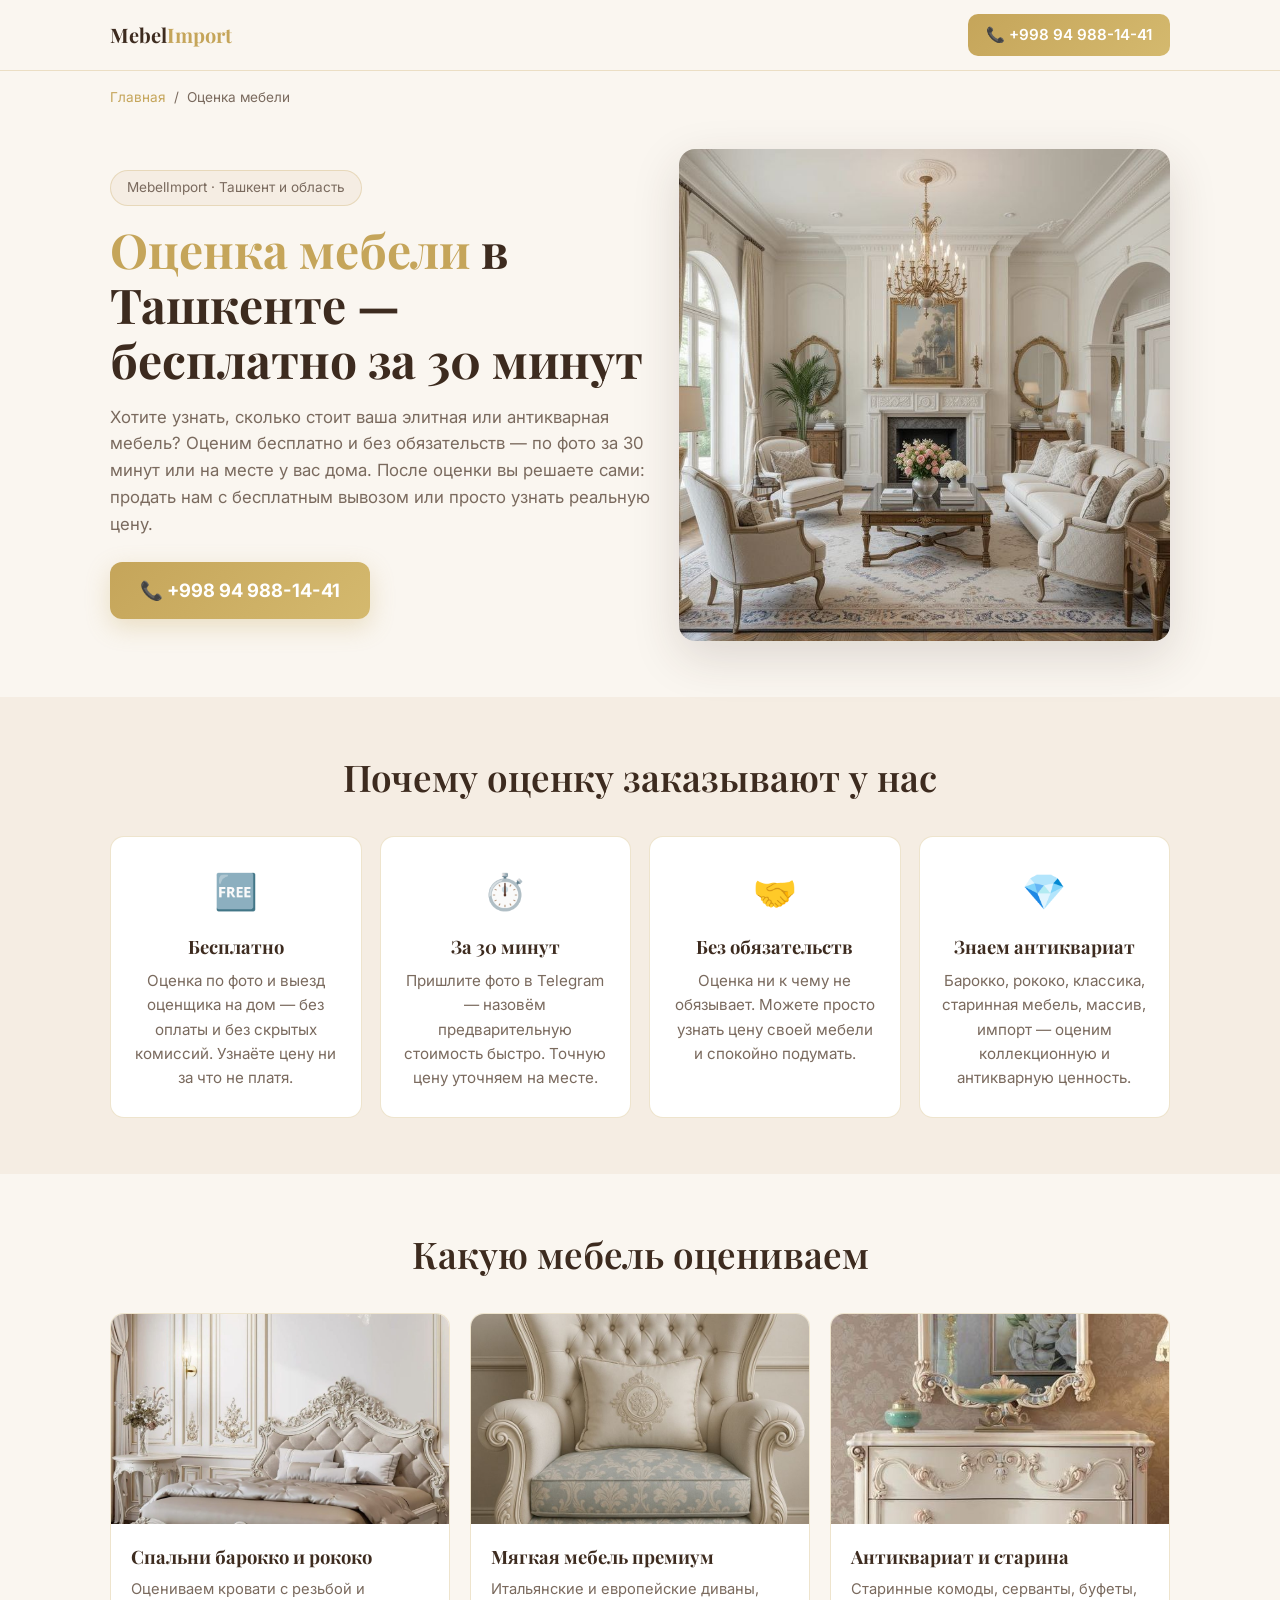
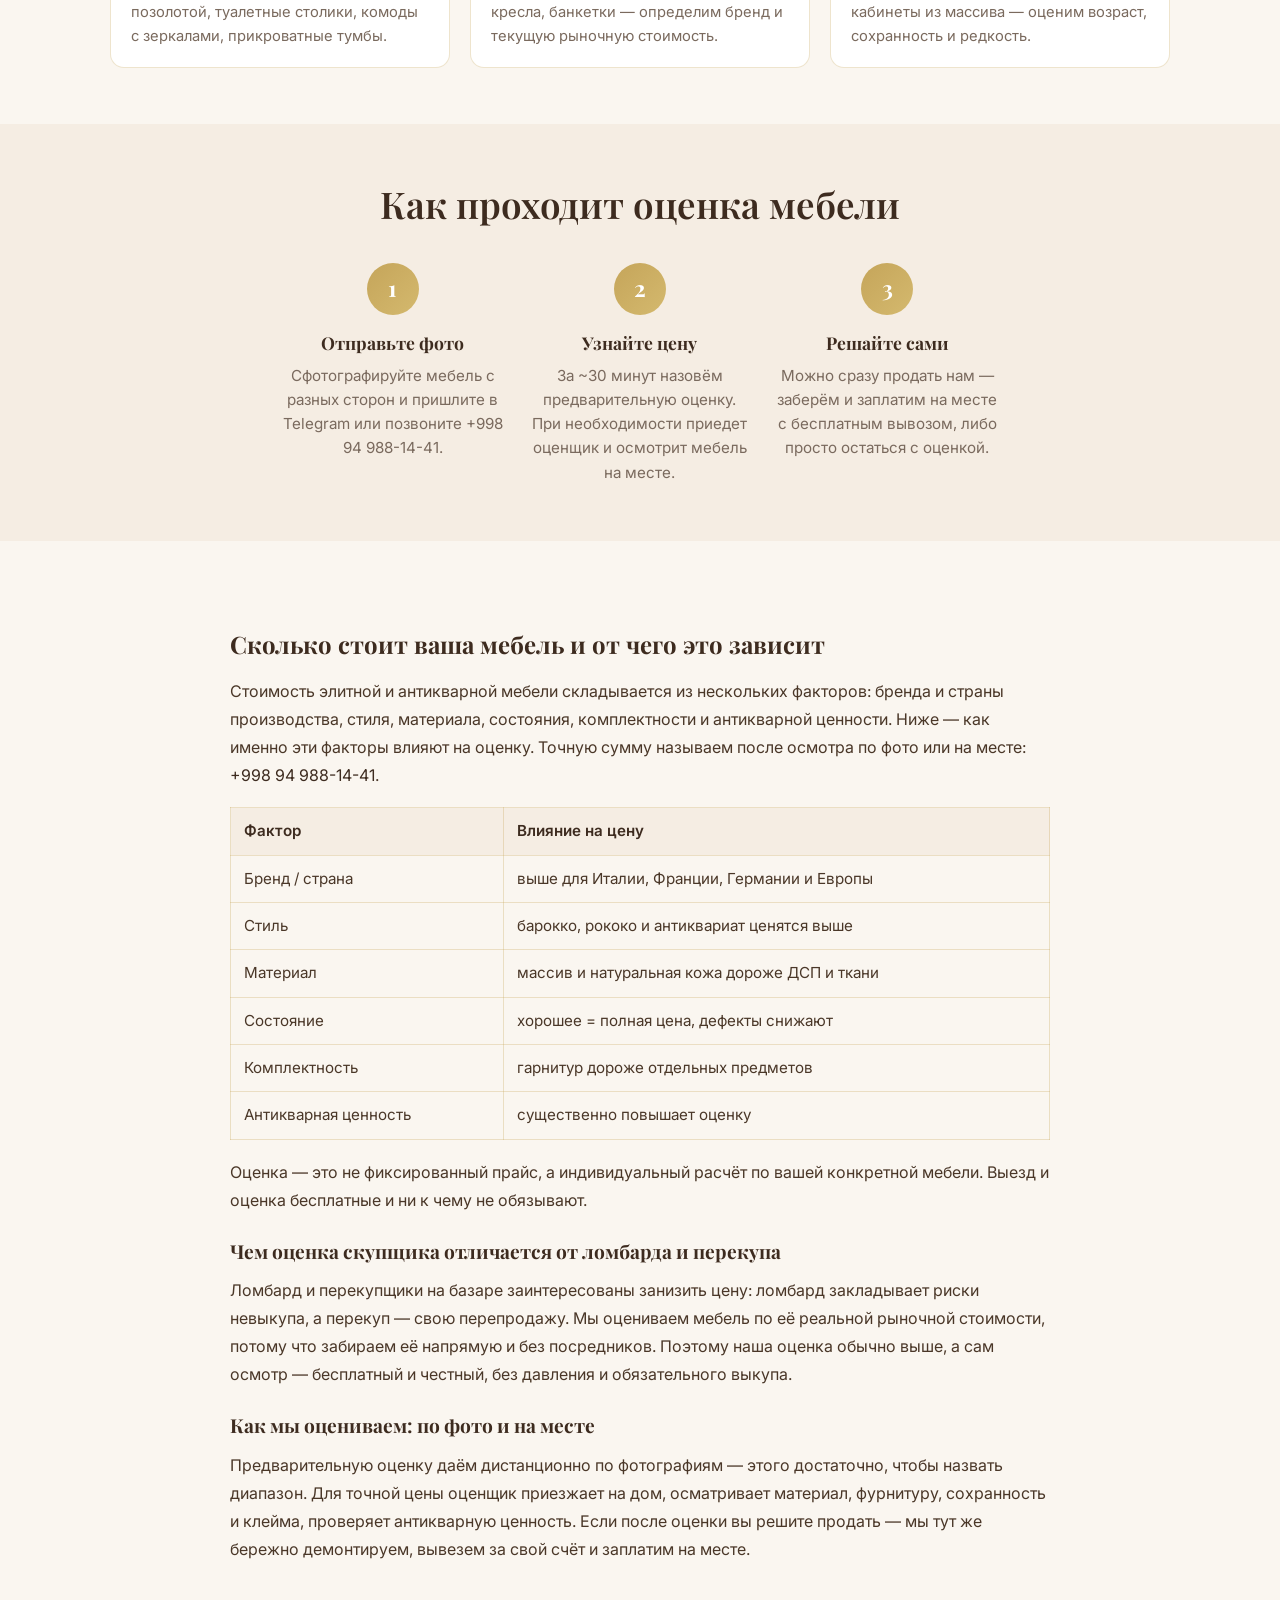
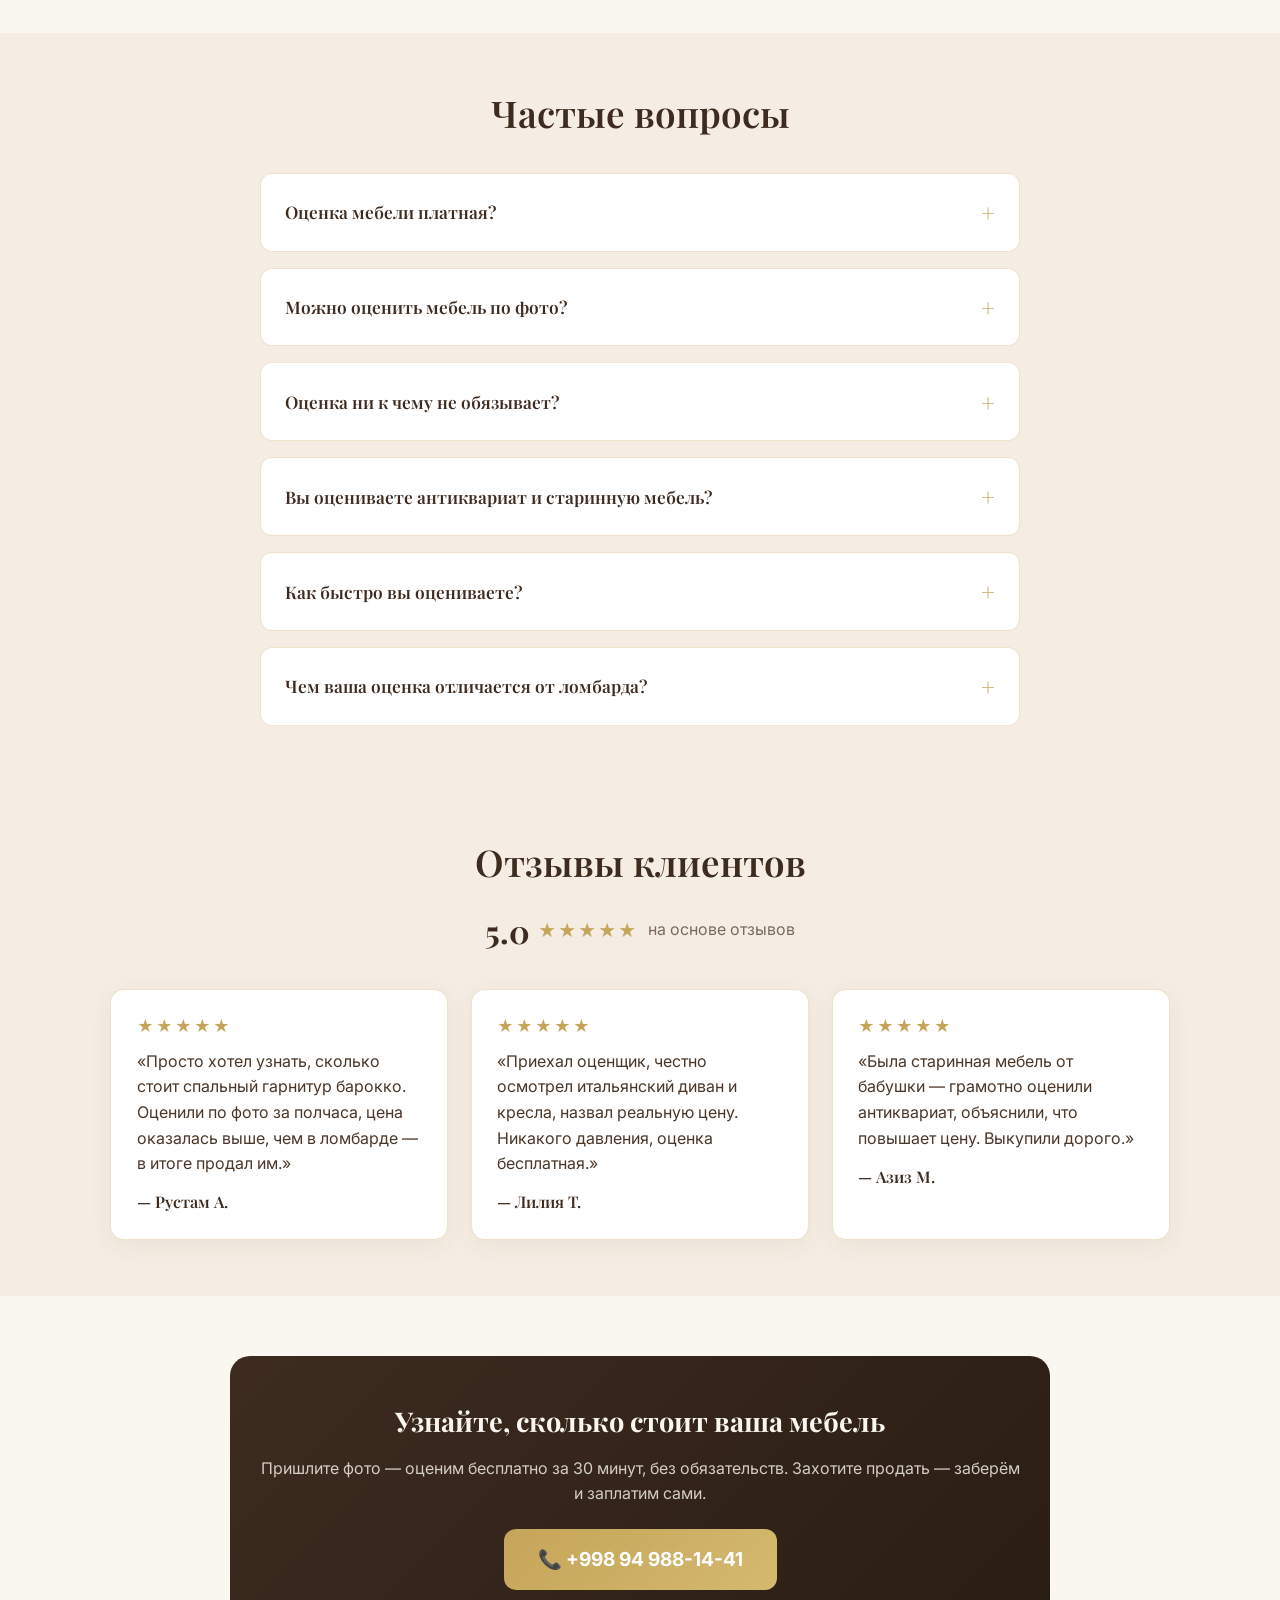
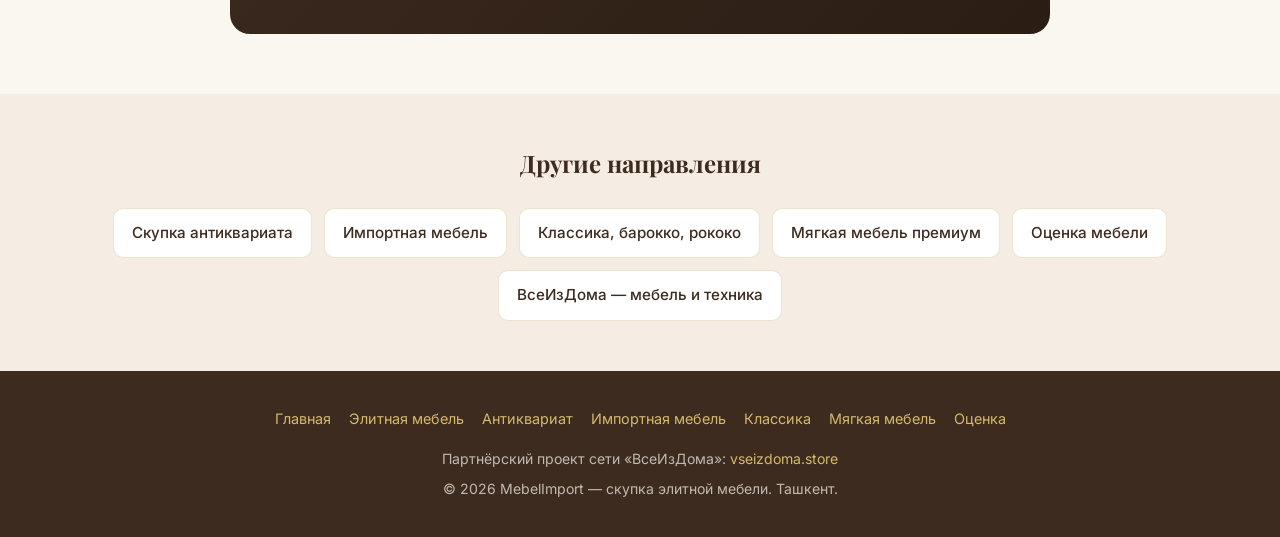
<file: otsenka-mebeli.html>
<!DOCTYPE html>
<html lang="ru">
<head>
    <meta charset="UTF-8">
    <meta name="viewport" content="width=device-width, initial-scale=1.0">
    <title>Оценка элитной и антикварной мебели Ташкент — MebelImport</title>
    <meta name="description" content="Бесплатная оценка элитной и антикварной мебели в Ташкенте: узнайте, сколько стоит ваша мебель, по фото или на месте за 30 минут. Без обязательств, можно сразу продать с вывозом. Тел: +998 94 988-14-41">
    <link rel="canonical" href="https://mebelimport.store/otsenka-mebeli.html">
    <meta name="robots" content="index, follow, max-image-preview:large">
    <meta name="geo.region" content="UZ-TO">
    <meta name="geo.placename" content="Tashkent">
    <meta property="og:type" content="website">
    <meta property="og:url" content="https://mebelimport.store/otsenka-mebeli.html">
    <meta property="og:title" content="Оценка элитной и антикварной мебели Ташкент — MebelImport">
    <meta property="og:description" content="Бесплатно оценим вашу элитную и антикварную мебель: по фото или на месте за 30 минут, без обязательств. Тел: +998 94 988-14-41">
    <meta property="og:image" content="https://mebelimport.store/images/photo-6.jpg">
    <meta property="og:locale" content="ru_RU">
    <meta property="og:site_name" content="mebelimport.store">
    <meta name="twitter:card" content="summary_large_image">
    <meta name="twitter:title" content="Оценка элитной и антикварной мебели Ташкент — MebelImport">
    <meta name="twitter:description" content="Бесплатно оценим вашу элитную и антикварную мебель: по фото или на месте за 30 минут, без обязательств.">
    <meta name="twitter:image" content="https://mebelimport.store/images/photo-6.jpg">
    <link rel="icon" href="/favicon.ico" sizes="any">
    <link rel="apple-touch-icon" sizes="180x180" href="/images/apple-touch-icon.png">
    <link rel="help" type="text/plain" href="/llms.txt">
    <link rel="preconnect" href="https://fonts.googleapis.com">
    <link rel="preconnect" href="https://fonts.gstatic.com" crossorigin>
    <link href="https://fonts.googleapis.com/css2?family=Playfair+Display:wght@400;600;700&family=Inter:wght@400;500;600&display=swap" rel="stylesheet">
    <link rel="stylesheet" href="style.css">
    <link rel="stylesheet" href="subpage.css">
</head>
<body>
    <nav class="navbar">
        <div class="container">
            <a href="/" class="logo">Mebel<span>Import</span></a>
            <a href="tel:+998949881441" class="nav-phone">📞 +998 94 988-14-41</a>
        </div>
    </nav>

    <div class="breadcrumb">
        <div class="container">
            <ul>
                <li><a href="/">Главная</a></li>
                <li class="breadcrumb-sep">/</li>
                <li>Оценка мебели</li>
            </ul>
        </div>
    </div>

    <section class="sub-hero">
        <div class="container">
            <div class="sub-hero-grid">
                <div>
                    <div class="sub-hero-badge">MebelImport · Ташкент и область</div>
                    <h1><span class="hl">Оценка мебели</span> в Ташкенте — бесплатно за 30 минут</h1>
                    <p class="sub-hero-desc">Хотите узнать, сколько стоит ваша элитная или антикварная мебель? Оценим бесплатно и без обязательств — по фото за 30 минут или на месте у вас дома. После оценки вы решаете сами: продать нам с бесплатным вывозом или просто узнать реальную цену.</p>
                    <a href="tel:+998949881441" class="sub-hero-phone">📞 +998 94 988-14-41</a>
                </div>
                <div class="sub-hero-image">
                    <img src="images/photo-6.jpg" alt="Оценка элитной и антикварной мебели в Ташкенте" width="600" height="450">
                </div>
            </div>
        </div>
    </section>

    <section class="advantages">
        <div class="container">
            <h2 class="section-title">Почему оценку заказывают у нас</h2>
            <div class="advantages-grid">
                <div class="advantage-card"><div class="advantage-icon">🆓</div><h3>Бесплатно</h3><p>Оценка по фото и выезд оценщика на дом — без оплаты и без скрытых комиссий. Узнаёте цену ни за что не платя.</p></div>
                <div class="advantage-card"><div class="advantage-icon">⏱️</div><h3>За 30 минут</h3><p>Пришлите фото в Telegram — назовём предварительную стоимость быстро. Точную цену уточняем на месте.</p></div>
                <div class="advantage-card"><div class="advantage-icon">🤝</div><h3>Без обязательств</h3><p>Оценка ни к чему не обязывает. Можете просто узнать цену своей мебели и спокойно подумать.</p></div>
                <div class="advantage-card"><div class="advantage-icon">💎</div><h3>Знаем антиквариат</h3><p>Барокко, рококо, классика, старинная мебель, массив, импорт — оценим коллекционную и антикварную ценность.</p></div>
            </div>
        </div>
    </section>

    <section class="product-gallery">
        <div class="container">
            <h2 class="section-title">Какую мебель оцениваем</h2>
            <div class="product-grid">
                <div class="product-card"><img src="images/photo-2.jpg" alt="Оценка спальных гарнитуров барокко и рококо" loading="lazy"><div class="product-card-body"><h3>Спальни барокко и рококо</h3><p>Оцениваем кровати с резьбой и позолотой, туалетные столики, комоды с зеркалами, прикроватные тумбы.</p></div></div>
                <div class="product-card"><img src="images/photo-3.jpg" alt="Оценка мягкой мебели премиум — кресла и диваны" loading="lazy"><div class="product-card-body"><h3>Мягкая мебель премиум</h3><p>Итальянские и европейские диваны, кресла, банкетки — определим бренд и текущую рыночную стоимость.</p></div></div>
                <div class="product-card"><img src="images/photo-5.jpg" alt="Оценка антикварной мебели и старинных комодов" loading="lazy"><div class="product-card-body"><h3>Антиквариат и старина</h3><p>Старинные комоды, серванты, буфеты, кабинеты из массива — оценим возраст, сохранность и редкость.</p></div></div>
            </div>
        </div>
    </section>

    <section class="sub-steps">
        <div class="container">
            <h2 class="section-title">Как проходит оценка мебели</h2>
            <div class="steps-grid">
                <div class="sub-step"><div class="step-num">1</div><h3>Отправьте фото</h3><p>Сфотографируйте мебель с разных сторон и пришлите в Telegram или позвоните +998 94 988-14-41.</p></div>
                <div class="sub-step"><div class="step-num">2</div><h3>Узнайте цену</h3><p>За ~30 минут назовём предварительную оценку. При необходимости приедет оценщик и осмотрит мебель на месте.</p></div>
                <div class="sub-step"><div class="step-num">3</div><h3>Решайте сами</h3><p>Можно сразу продать нам — заберём и заплатим на месте с бесплатным вывозом, либо просто остаться с оценкой.</p></div>
            </div>
        </div>
    </section>

    <section class="guide">
        <div class="container">
            <div class="guide-content">
                <h2>Сколько стоит ваша мебель и от чего это зависит</h2>
                <p>Стоимость элитной и антикварной мебели складывается из нескольких факторов: бренда и страны производства, стиля, материала, состояния, комплектности и антикварной ценности. Ниже — как именно эти факторы влияют на оценку. Точную сумму называем после осмотра по фото или на месте: <a href="tel:+998949881441">+998 94 988-14-41</a>.</p>
                <table>
                    <thead><tr><th>Фактор</th><th>Влияние на цену</th></tr></thead>
                    <tbody>
                        <tr><td>Бренд / страна</td><td>выше для Италии, Франции, Германии и Европы</td></tr>
                        <tr><td>Стиль</td><td>барокко, рококо и антиквариат ценятся выше</td></tr>
                        <tr><td>Материал</td><td>массив и натуральная кожа дороже ДСП и ткани</td></tr>
                        <tr><td>Состояние</td><td>хорошее = полная цена, дефекты снижают</td></tr>
                        <tr><td>Комплектность</td><td>гарнитур дороже отдельных предметов</td></tr>
                        <tr><td>Антикварная ценность</td><td>существенно повышает оценку</td></tr>
                    </tbody>
                </table>
                <p>Оценка — это не фиксированный прайс, а индивидуальный расчёт по вашей конкретной мебели. Выезд и оценка бесплатные и ни к чему не обязывают.</p>

                <h3>Чем оценка скупщика отличается от ломбарда и перекупа</h3>
                <p>Ломбард и перекупщики на базаре заинтересованы занизить цену: ломбард закладывает риски невыкупа, а перекуп — свою перепродажу. Мы оцениваем мебель по её реальной рыночной стоимости, потому что забираем её напрямую и без посредников. Поэтому наша оценка обычно выше, а сам осмотр — бесплатный и честный, без давления и обязательного выкупа.</p>

                <h3>Как мы оцениваем: по фото и на месте</h3>
                <p>Предварительную оценку даём дистанционно по фотографиям — этого достаточно, чтобы назвать диапазон. Для точной цены оценщик приезжает на дом, осматривает материал, фурнитуру, сохранность и клейма, проверяет антикварную ценность. Если после оценки вы решите продать — мы тут же бережно демонтируем, вывезем за свой счёт и заплатим на месте.</p>
            </div>
        </div>
    </section>

    <section class="faq">
        <div class="container">
            <h2 class="section-title">Частые вопросы</h2>
            <div class="faq__list">
                <details class="faq__item"><summary>Оценка мебели платная?</summary><p>Нет, оценка полностью бесплатная. Предварительную цену по фото и выезд оценщика на дом мы не берём никаких денег и комиссий.</p></details>
                <details class="faq__item"><summary>Можно оценить мебель по фото?</summary><p>Да. Пришлите фотографии с разных сторон в Telegram — за ~30 минут назовём предварительный диапазон стоимости. Для точной цены лучше осмотр на месте.</p></details>
                <details class="faq__item"><summary>Оценка ни к чему не обязывает?</summary><p>Совершенно верно. Вы можете просто узнать, сколько стоит ваша мебель, и спокойно подумать. Продавать или нет — решаете только вы.</p></details>
                <details class="faq__item"><summary>Вы оцениваете антиквариат и старинную мебель?</summary><p>Да. Оцениваем антикварные комоды, серванты, буфеты, кабинеты и гарнитуры — учитываем возраст, стиль, сохранность и коллекционную ценность.</p></details>
                <details class="faq__item"><summary>Как быстро вы оцениваете?</summary><p>Предварительную оценку по фото даём за ~30 минут. Выезд оценщика в пределах Ташкента — в день обращения, ежедневно с 09:00 до 21:00, выезжаем и в область.</p></details>
                <details class="faq__item"><summary>Чем ваша оценка отличается от ломбарда?</summary><p>Ломбард закладывает риски и проценты, поэтому занижает цену. Мы оцениваем по реальной рыночной стоимости и забираем мебель напрямую — без давления и обязательного выкупа.</p></details>
            </div>
        </div>
    </section>

    <section class="reviews">
        <div class="container">
            <h2 class="section-title">Отзывы клиентов</h2>
            <div class="reviews__rating"><strong>5.0</strong><span class="reviews__stars">★★★★★</span>на основе отзывов</div>
            <div class="reviews__grid">
                <div class="review"><div class="review__stars">★★★★★</div><p class="review__text">«Просто хотел узнать, сколько стоит спальный гарнитур барокко. Оценили по фото за полчаса, цена оказалась выше, чем в ломбарде — в итоге продал им.»</p><div class="review__author">— Рустам А.</div></div>
                <div class="review"><div class="review__stars">★★★★★</div><p class="review__text">«Приехал оценщик, честно осмотрел итальянский диван и кресла, назвал реальную цену. Никакого давления, оценка бесплатная.»</p><div class="review__author">— Лилия Т.</div></div>
                <div class="review"><div class="review__stars">★★★★★</div><p class="review__text">«Была старинная мебель от бабушки — грамотно оценили антиквариат, объяснили, что повышает цену. Выкупили дорого.»</p><div class="review__author">— Азиз М.</div></div>
            </div>
        </div>
    </section>

    <section class="sub-cta">
        <div class="container">
            <div class="cta-card">
                <h2>Узнайте, сколько стоит ваша мебель</h2>
                <p>Пришлите фото — оценим бесплатно за 30 минут, без обязательств. Захотите продать — заберём и заплатим сами.</p>
                <a href="tel:+998949881441" class="cta-phone">📞 +998 94 988-14-41</a>
            </div>
        </div>
    </section>

    <section class="catalog-nav">
        <div class="container">
            <h2 class="catalog-nav-title">Другие направления</h2>
            <div class="catalog-nav-cards">
                <a href="skupka-antikvariata.html" class="catalog-nav-card">Скупка антиквариата</a>
                <a href="skupka-italyanskoy-mebeli.html" class="catalog-nav-card">Импортная мебель</a>
                <a href="skupka-klassicheskoy-mebeli.html" class="catalog-nav-card">Классика, барокко, рококо</a>
                <a href="skupka-myagkoy-mebeli.html" class="catalog-nav-card">Мягкая мебель премиум</a>
                <a href="otsenka-mebeli.html" class="catalog-nav-card">Оценка мебели</a>
                <a href="https://vseizdoma.store/" class="catalog-nav-card" target="_blank" rel="noopener">ВсеИзДома — мебель и техника</a>
            </div>
        </div>
    </section>

    <footer class="footer">
        <div class="container">
            <nav class="footer-nav">
                <a href="/">Главная</a>
                <a href="skupka-elitnoy-mebeli.html">Элитная мебель</a>
                <a href="skupka-antikvariata.html">Антиквариат</a>
                <a href="skupka-italyanskoy-mebeli.html">Импортная мебель</a>
                <a href="skupka-klassicheskoy-mebeli.html">Классика</a>
                <a href="skupka-myagkoy-mebeli.html">Мягкая мебель</a>
                <a href="otsenka-mebeli.html">Оценка</a>
            </nav>
            <p>Партнёрский проект сети «ВсеИзДома»: <a href="https://vseizdoma.store/" target="_blank" rel="noopener">vseizdoma.store</a></p>
            <p>&copy; 2026 MebelImport — скупка элитной мебели. Ташкент.</p>
        </div>
    </footer>

    <script type="application/ld+json">
    {"@context":"https://schema.org","@type":"BreadcrumbList","itemListElement":[{"@type":"ListItem","position":1,"name":"Главная","item":"https://mebelimport.store/"},{"@type":"ListItem","position":2,"name":"Оценка мебели","item":"https://mebelimport.store/otsenka-mebeli.html"}]}
    </script>
    <script type="application/ld+json">
    {"@context":"https://schema.org","@type":"Service","name":"Оценка элитной и антикварной мебели в Ташкенте","description":"Бесплатная оценка элитной, дизайнерской и антикварной мебели по фото и на месте. Узнайте реальную стоимость без обязательств, после оценки можно сразу продать с бесплатным вывозом.","provider":{"@type":"LocalBusiness","name":"MebelImport","telephone":"+998949881441","url":"https://mebelimport.store/"},"areaServed":[{"@type":"City","name":"Ташкент"},{"@type":"AdministrativeArea","name":"Ташкентская область"}],"serviceType":"Оценка мебели"}
    </script>
    <script type="application/ld+json">
    {"@context":"https://schema.org","@type":"Product","name":"Оценка элитной и антикварной мебели","description":"Оценка стоимости элитной, антикварной и импортной мебели: барокко, рококо, классика, дизайнерские гарнитуры, старинная мебель.","category":"Мебель","brand":{"@type":"Brand","name":"MebelImport"},"offers":{"@type":"AggregateOffer","priceCurrency":"UZS","lowPrice":"1000000","highPrice":"15000000","offerCount":"30","itemCondition":"https://schema.org/UsedCondition","availability":"https://schema.org/InStock","seller":{"@type":"LocalBusiness","name":"MebelImport","telephone":"+998949881441"}},"aggregateRating":{"@type":"AggregateRating","ratingValue":"5.0","reviewCount":"5","bestRating":"5","worstRating":"1"}}
    </script>
    <script type="application/ld+json">
    {"@context":"https://schema.org","@type":"FAQPage","mainEntity":[
        {"@type":"Question","name":"Оценка мебели платная?","acceptedAnswer":{"@type":"Answer","text":"Нет, оценка полностью бесплатная. Предварительную цену по фото и выезд оценщика на дом мы не берём никаких денег и комиссий."}},
        {"@type":"Question","name":"Можно оценить мебель по фото?","acceptedAnswer":{"@type":"Answer","text":"Да. Пришлите фотографии с разных сторон в Telegram — за ~30 минут назовём предварительный диапазон стоимости. Для точной цены лучше осмотр на месте."}},
        {"@type":"Question","name":"Оценка ни к чему не обязывает?","acceptedAnswer":{"@type":"Answer","text":"Совершенно верно. Вы можете просто узнать, сколько стоит ваша мебель, и спокойно подумать. Продавать или нет — решаете только вы."}},
        {"@type":"Question","name":"Вы оцениваете антиквариат и старинную мебель?","acceptedAnswer":{"@type":"Answer","text":"Да. Оцениваем антикварные комоды, серванты, буфеты, кабинеты и гарнитуры — учитываем возраст, стиль, сохранность и коллекционную ценность."}},
        {"@type":"Question","name":"Как быстро вы оцениваете?","acceptedAnswer":{"@type":"Answer","text":"Предварительную оценку по фото даём за ~30 минут. Выезд оценщика в пределах Ташкента — в день обращения, ежедневно с 09:00 до 21:00, выезжаем и в область."}},
        {"@type":"Question","name":"Чем ваша оценка отличается от ломбарда?","acceptedAnswer":{"@type":"Answer","text":"Ломбард закладывает риски и проценты, поэтому занижает цену. Мы оцениваем по реальной рыночной стоимости и забираем мебель напрямую — без давления и обязательного выкупа."}}
    ]}
    </script>
    <script type="application/ld+json">
    {"@context":"https://schema.org","@type":"HowTo","name":"Как оценить мебель в Ташкенте","totalTime":"PT1H","step":[{"@type":"HowToStep","position":1,"name":"Отправьте фото","text":"Пришлите фото мебели в Telegram или позвоните +998 94 988-14-41."},{"@type":"HowToStep","position":2,"name":"Узнайте цену","text":"За ~30 минут называем предварительную оценку, при необходимости выезжает оценщик."},{"@type":"HowToStep","position":3,"name":"Решайте сами","text":"Можно сразу продать нам с бесплатным вывозом или просто остаться с оценкой."}]}
    </script>
</body>
</html>
</file>
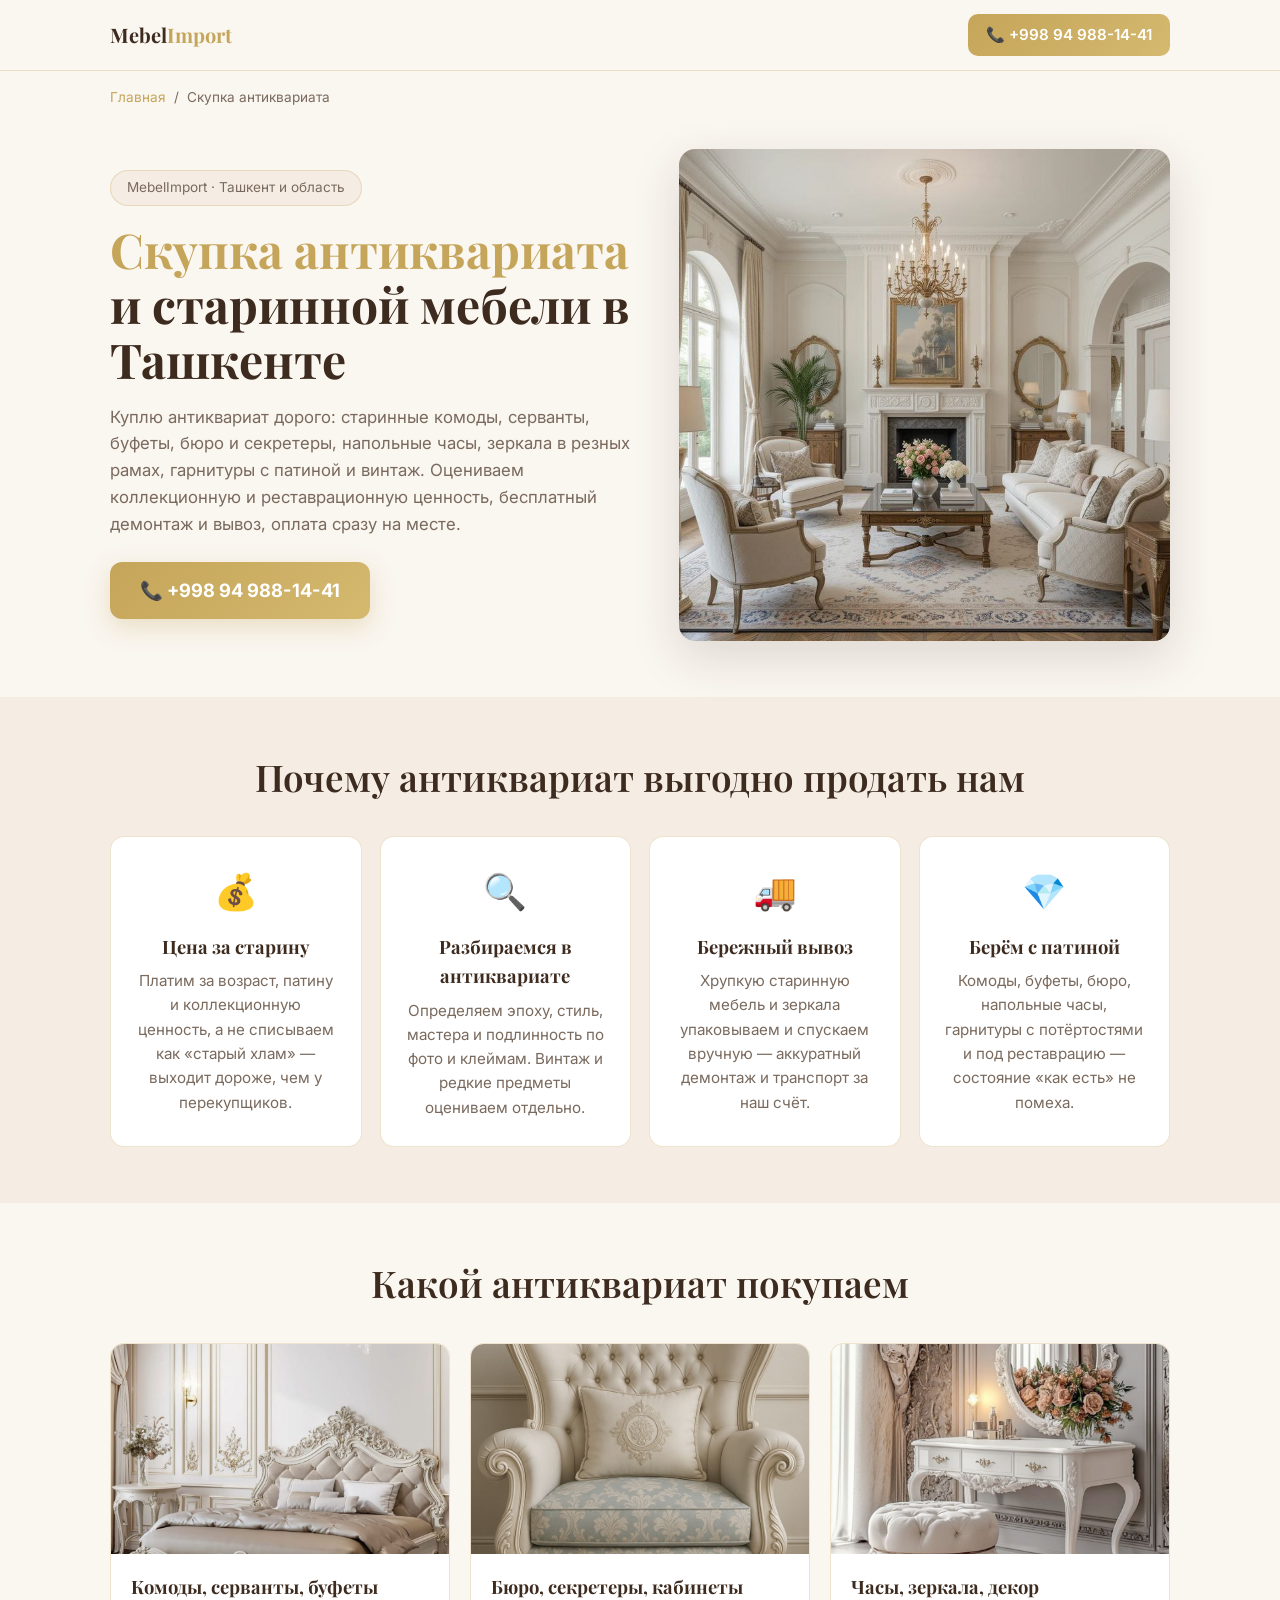
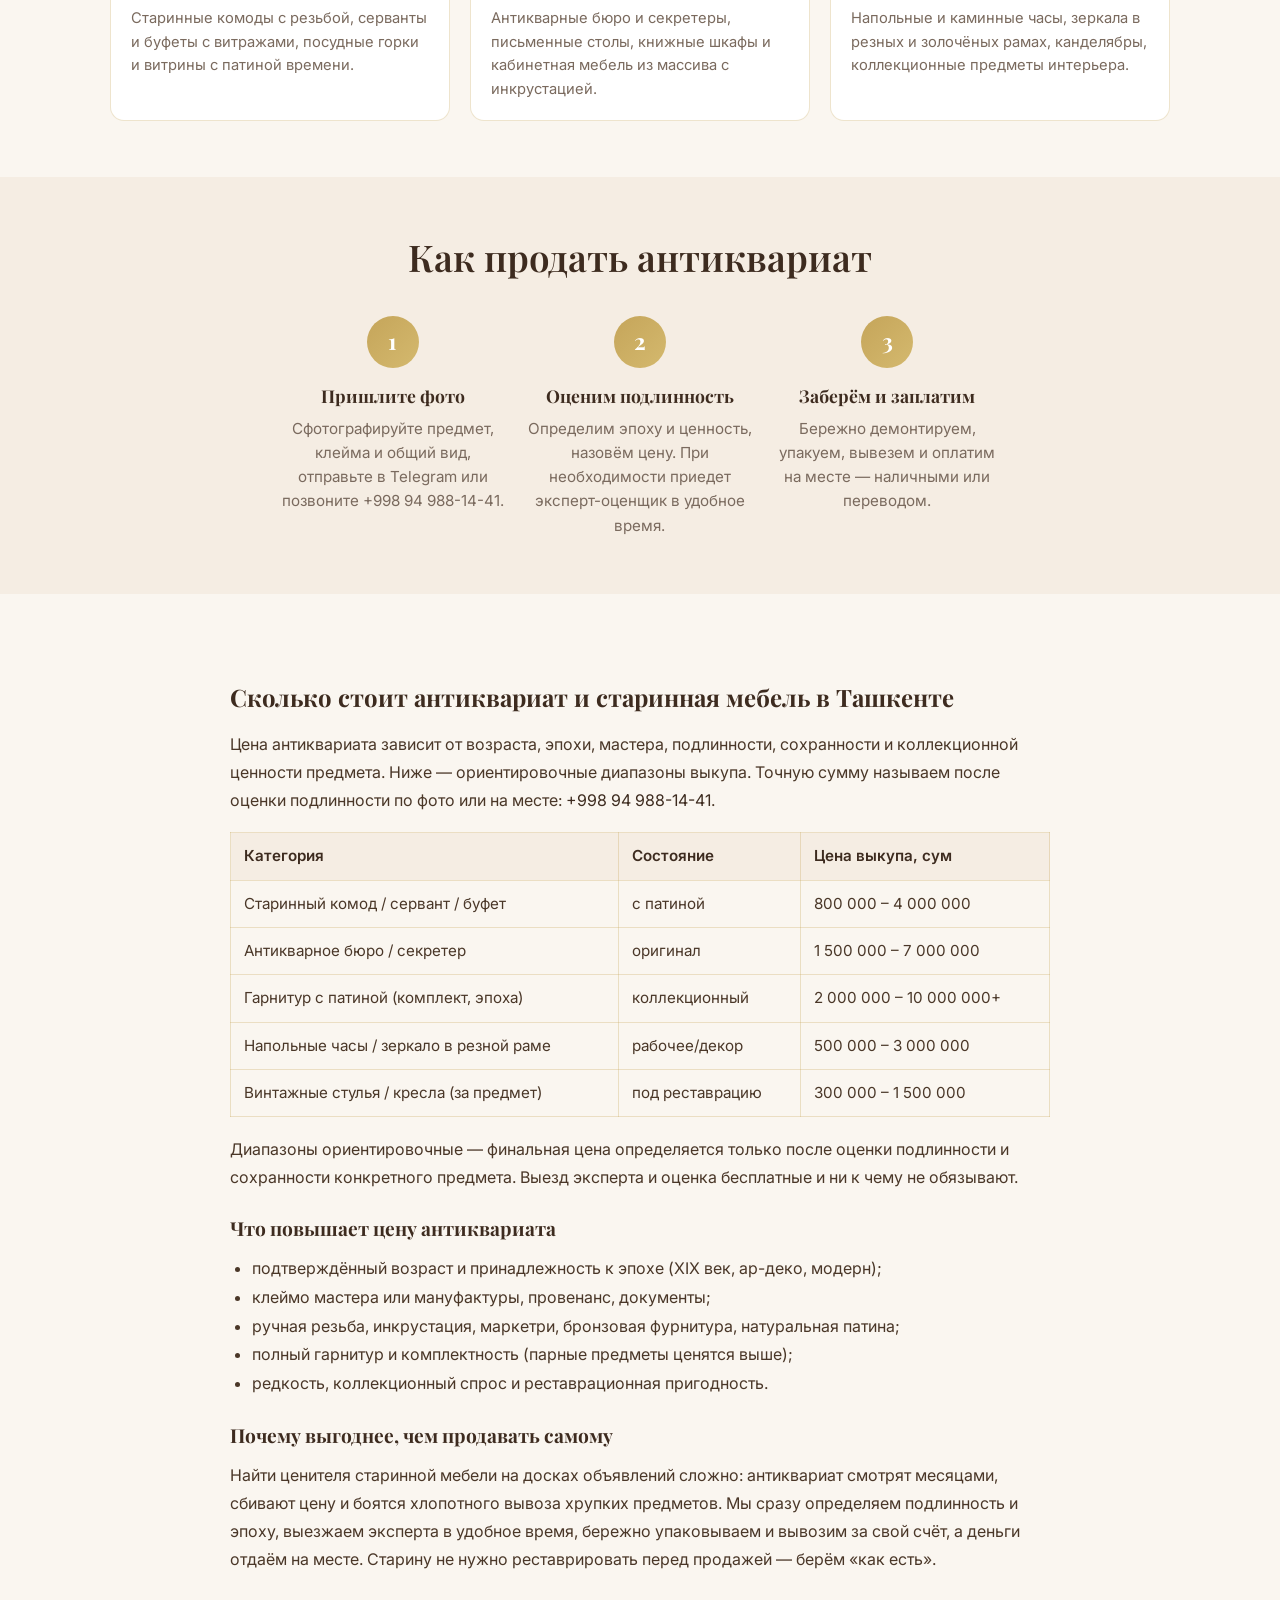
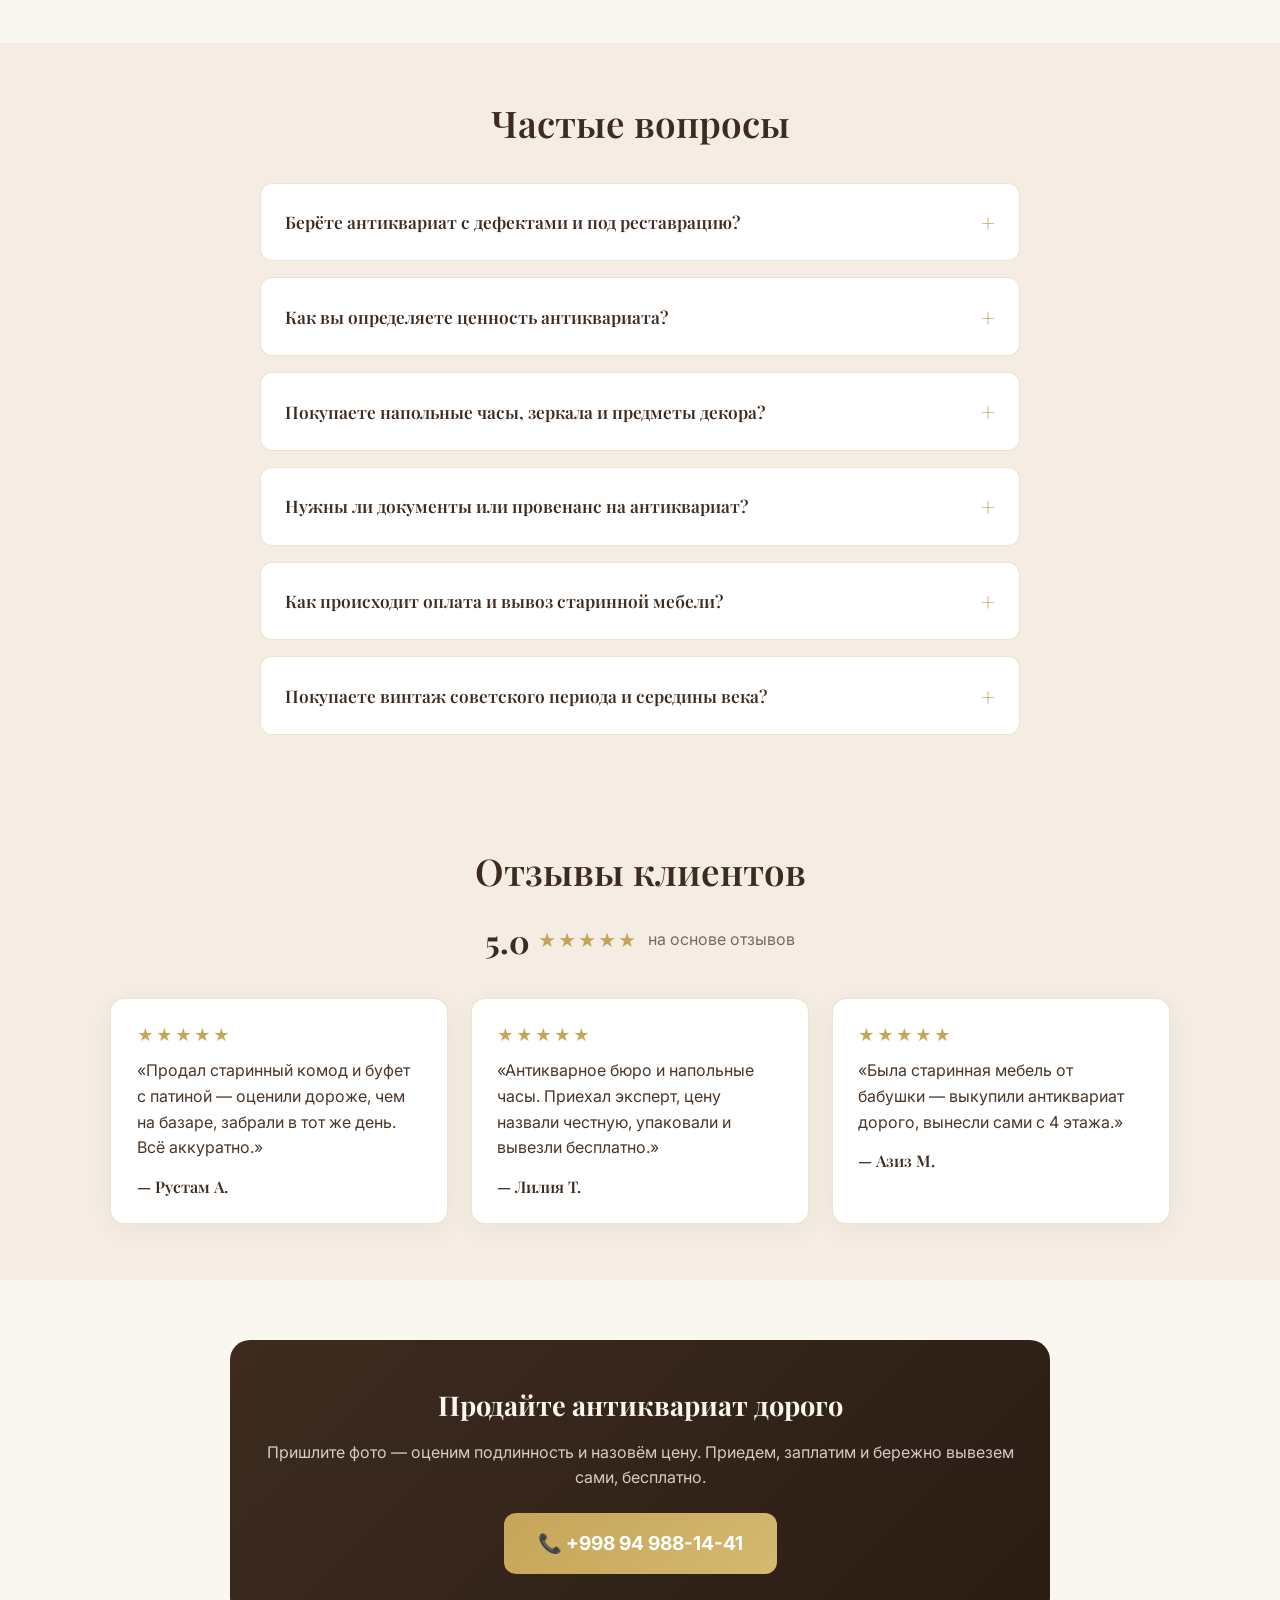
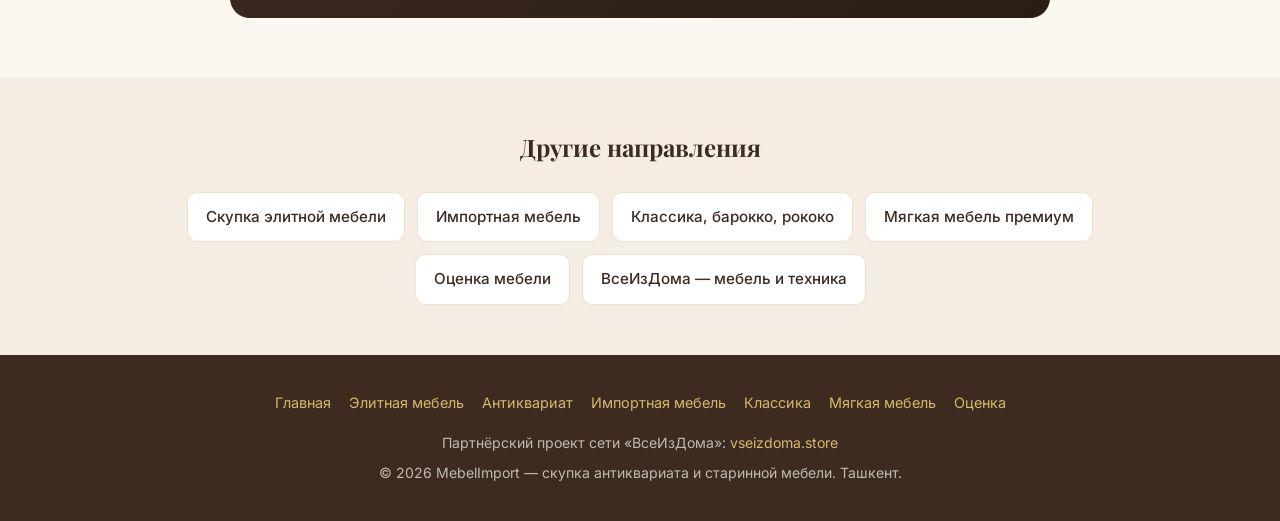
<file: skupka-antikvariata.html>
<!DOCTYPE html>
<html lang="ru">
<head>
    <meta charset="UTF-8">
    <meta name="viewport" content="width=device-width, initial-scale=1.0">
    <title>Скупка антиквариата и старинной мебели Ташкент — MebelImport</title>
    <meta name="description" content="Скупка антиквариата и старинной мебели в Ташкенте: комоды, серванты, буфеты, бюро, напольные часы, зеркала в резных рамах. Куплю антиквариат дорого, оценка коллекционной ценности, бесплатный вывоз. Тел: +998 94 988-14-41">
    <link rel="canonical" href="https://mebelimport.store/skupka-antikvariata.html">
    <meta name="robots" content="index, follow, max-image-preview:large">
    <meta name="geo.region" content="UZ-TO">
    <meta name="geo.placename" content="Tashkent">
    <meta property="og:type" content="website">
    <meta property="og:url" content="https://mebelimport.store/skupka-antikvariata.html">
    <meta property="og:title" content="Скупка антиквариата и старинной мебели Ташкент — MebelImport">
    <meta property="og:description" content="Куплю антиквариат дорого: старинные комоды, буфеты, бюро, напольные часы, зеркала. Оценка коллекционной ценности, бесплатный вывоз. Тел: +998 94 988-14-41">
    <meta property="og:image" content="https://mebelimport.store/images/photo-6.jpg">
    <meta property="og:locale" content="ru_RU">
    <meta property="og:site_name" content="mebelimport.store">
    <meta name="twitter:card" content="summary_large_image">
    <meta name="twitter:title" content="Скупка антиквариата и старинной мебели Ташкент — MebelImport">
    <meta name="twitter:description" content="Куплю антиквариат дорого: старинные комоды, буфеты, бюро, напольные часы, зеркала. Оценка коллекционной ценности.">
    <meta name="twitter:image" content="https://mebelimport.store/images/photo-6.jpg">
    <link rel="icon" href="/favicon.ico" sizes="any">
    <link rel="apple-touch-icon" sizes="180x180" href="/images/apple-touch-icon.png">
    <link rel="help" type="text/plain" href="/llms.txt">
    <link rel="preconnect" href="https://fonts.googleapis.com">
    <link rel="preconnect" href="https://fonts.gstatic.com" crossorigin>
    <link href="https://fonts.googleapis.com/css2?family=Playfair+Display:wght@400;600;700&family=Inter:wght@400;500;600&display=swap" rel="stylesheet">
    <link rel="stylesheet" href="style.css">
    <link rel="stylesheet" href="subpage.css">
</head>
<body>
    <nav class="navbar">
        <div class="container">
            <a href="/" class="logo">Mebel<span>Import</span></a>
            <a href="tel:+998949881441" class="nav-phone">📞 +998 94 988-14-41</a>
        </div>
    </nav>

    <div class="breadcrumb">
        <div class="container">
            <ul>
                <li><a href="/">Главная</a></li>
                <li class="breadcrumb-sep">/</li>
                <li>Скупка антиквариата</li>
            </ul>
        </div>
    </div>

    <section class="sub-hero">
        <div class="container">
            <div class="sub-hero-grid">
                <div>
                    <div class="sub-hero-badge">MebelImport · Ташкент и область</div>
                    <h1><span class="hl">Скупка антиквариата</span> и старинной мебели в Ташкенте</h1>
                    <p class="sub-hero-desc">Куплю антиквариат дорого: старинные комоды, серванты, буфеты, бюро и секретеры, напольные часы, зеркала в резных рамах, гарнитуры с патиной и винтаж. Оцениваем коллекционную и реставрационную ценность, бесплатный демонтаж и вывоз, оплата сразу на месте.</p>
                    <a href="tel:+998949881441" class="sub-hero-phone">📞 +998 94 988-14-41</a>
                </div>
                <div class="sub-hero-image">
                    <img src="images/photo-6.jpg" alt="Скупка антиквариата и старинной мебели в Ташкенте" width="600" height="450">
                </div>
            </div>
        </div>
    </section>

    <section class="advantages">
        <div class="container">
            <h2 class="section-title">Почему антиквариат выгодно продать нам</h2>
            <div class="advantages-grid">
                <div class="advantage-card"><div class="advantage-icon">💰</div><h3>Цена за старину</h3><p>Платим за возраст, патину и коллекционную ценность, а не списываем как «старый хлам» — выходит дороже, чем у перекупщиков.</p></div>
                <div class="advantage-card"><div class="advantage-icon">🔍</div><h3>Разбираемся в антиквариате</h3><p>Определяем эпоху, стиль, мастера и подлинность по фото и клеймам. Винтаж и редкие предметы оцениваем отдельно.</p></div>
                <div class="advantage-card"><div class="advantage-icon">🚚</div><h3>Бережный вывоз</h3><p>Хрупкую старинную мебель и зеркала упаковываем и спускаем вручную — аккуратный демонтаж и транспорт за наш счёт.</p></div>
                <div class="advantage-card"><div class="advantage-icon">💎</div><h3>Берём с патиной</h3><p>Комоды, буфеты, бюро, напольные часы, гарнитуры с потёртостями и под реставрацию — состояние «как есть» не помеха.</p></div>
            </div>
        </div>
    </section>

    <section class="product-gallery">
        <div class="container">
            <h2 class="section-title">Какой антиквариат покупаем</h2>
            <div class="product-grid">
                <div class="product-card"><img src="images/photo-2.jpg" alt="Скупка старинных комодов, серватов и буфетов" loading="lazy"><div class="product-card-body"><h3>Комоды, серванты, буфеты</h3><p>Старинные комоды с резьбой, серванты и буфеты с витражами, посудные горки и витрины с патиной времени.</p></div></div>
                <div class="product-card"><img src="images/photo-3.jpg" alt="Скупка антикварных бюро, секретеров и письменных столов" loading="lazy"><div class="product-card-body"><h3>Бюро, секретеры, кабинеты</h3><p>Антикварные бюро и секретеры, письменные столы, книжные шкафы и кабинетная мебель из массива с инкрустацией.</p></div></div>
                <div class="product-card"><img src="images/photo-4.jpg" alt="Скупка напольных часов, зеркал в резных рамах и предметов декора" loading="lazy"><div class="product-card-body"><h3>Часы, зеркала, декор</h3><p>Напольные и каминные часы, зеркала в резных и золочёных рамах, канделябры, коллекционные предметы интерьера.</p></div></div>
            </div>
        </div>
    </section>

    <section class="sub-steps">
        <div class="container">
            <h2 class="section-title">Как продать антиквариат</h2>
            <div class="steps-grid">
                <div class="sub-step"><div class="step-num">1</div><h3>Пришлите фото</h3><p>Сфотографируйте предмет, клейма и общий вид, отправьте в Telegram или позвоните +998 94 988-14-41.</p></div>
                <div class="sub-step"><div class="step-num">2</div><h3>Оценим подлинность</h3><p>Определим эпоху и ценность, назовём цену. При необходимости приедет эксперт-оценщик в удобное время.</p></div>
                <div class="sub-step"><div class="step-num">3</div><h3>Заберём и заплатим</h3><p>Бережно демонтируем, упакуем, вывезем и оплатим на месте — наличными или переводом.</p></div>
            </div>
        </div>
    </section>

    <section class="guide">
        <div class="container">
            <div class="guide-content">
                <h2>Сколько стоит антиквариат и старинная мебель в Ташкенте</h2>
                <p>Цена антиквариата зависит от возраста, эпохи, мастера, подлинности, сохранности и коллекционной ценности предмета. Ниже — ориентировочные диапазоны выкупа. Точную сумму называем после оценки подлинности по фото или на месте: <a href="tel:+998949881441">+998 94 988-14-41</a>.</p>
                <table>
                    <thead><tr><th>Категория</th><th>Состояние</th><th>Цена выкупа, сум</th></tr></thead>
                    <tbody>
                        <tr><td>Старинный комод / сервант / буфет</td><td>с патиной</td><td>800 000 – 4 000 000</td></tr>
                        <tr><td>Антикварное бюро / секретер</td><td>оригинал</td><td>1 500 000 – 7 000 000</td></tr>
                        <tr><td>Гарнитур с патиной (комплект, эпоха)</td><td>коллекционный</td><td>2 000 000 – 10 000 000+</td></tr>
                        <tr><td>Напольные часы / зеркало в резной раме</td><td>рабочее/декор</td><td>500 000 – 3 000 000</td></tr>
                        <tr><td>Винтажные стулья / кресла (за предмет)</td><td>под реставрацию</td><td>300 000 – 1 500 000</td></tr>
                    </tbody>
                </table>
                <p>Диапазоны ориентировочные — финальная цена определяется только после оценки подлинности и сохранности конкретного предмета. Выезд эксперта и оценка бесплатные и ни к чему не обязывают.</p>

                <h3>Что повышает цену антиквариата</h3>
                <ul>
                    <li>подтверждённый возраст и принадлежность к эпохе (XIX век, ар-деко, модерн);</li>
                    <li>клеймо мастера или мануфактуры, провенанс, документы;</li>
                    <li>ручная резьба, инкрустация, маркетри, бронзовая фурнитура, натуральная патина;</li>
                    <li>полный гарнитур и комплектность (парные предметы ценятся выше);</li>
                    <li>редкость, коллекционный спрос и реставрационная пригодность.</li>
                </ul>

                <h3>Почему выгоднее, чем продавать самому</h3>
                <p>Найти ценителя старинной мебели на досках объявлений сложно: антиквариат смотрят месяцами, сбивают цену и боятся хлопотного вывоза хрупких предметов. Мы сразу определяем подлинность и эпоху, выезжаем эксперта в удобное время, бережно упаковываем и вывозим за свой счёт, а деньги отдаём на месте. Старину не нужно реставрировать перед продажей — берём «как есть».</p>
            </div>
        </div>
    </section>

    <section class="faq">
        <div class="container">
            <h2 class="section-title">Частые вопросы</h2>
            <div class="faq__list">
                <details class="faq__item"><summary>Берёте антиквариат с дефектами и под реставрацию?</summary><p>Да. Старинную мебель выкупаем с трещинами, потёртостями, утратами фурнитуры и под реставрацию — патина и следы времени не снижают интерес, оцениваем «как есть».</p></details>
                <details class="faq__item"><summary>Как вы определяете ценность антиквариата?</summary><p>Смотрим возраст, эпоху и стиль, материал, клейма мастера или мануфактуры, подлинность, сохранность и коллекционный спрос. По спорным предметам приезжает эксперт-оценщик.</p></details>
                <details class="faq__item"><summary>Покупаете напольные часы, зеркала и предметы декора?</summary><p>Да. Кроме мебели берём напольные и каминные часы, зеркала в резных рамах, канделябры, бронзу и другие коллекционные предметы старинного интерьера.</p></details>
                <details class="faq__item"><summary>Нужны ли документы или провенанс на антиквариат?</summary><p>Не обязательно. Документы, чеки или история предмета повышают цену, но выкупаем и без них — подлинность и эпоху определяем сами по предмету и клеймам.</p></details>
                <details class="faq__item"><summary>Как происходит оплата и вывоз старинной мебели?</summary><p>Платим сразу на месте — наличными или переводом, деньги отдаём до вывоза. Хрупкий антиквариат и зеркала упаковываем и спускаем вручную, демонтаж и транспорт бесплатны.</p></details>
                <details class="faq__item"><summary>Покупаете винтаж советского периода и середины века?</summary><p>Да. Винтажную мебель, серванты, кресла и предметы декора 1950–1980-х выкупаем, если они представляют коллекционную или дизайнерскую ценность.</p></details>
            </div>
        </div>
    </section>

    <section class="reviews">
        <div class="container">
            <h2 class="section-title">Отзывы клиентов</h2>
            <div class="reviews__rating"><strong>5.0</strong><span class="reviews__stars">★★★★★</span>на основе отзывов</div>
            <div class="reviews__grid">
                <div class="review"><div class="review__stars">★★★★★</div><p class="review__text">«Продал старинный комод и буфет с патиной — оценили дороже, чем на базаре, забрали в тот же день. Всё аккуратно.»</p><div class="review__author">— Рустам А.</div></div>
                <div class="review"><div class="review__stars">★★★★★</div><p class="review__text">«Антикварное бюро и напольные часы. Приехал эксперт, цену назвали честную, упаковали и вывезли бесплатно.»</p><div class="review__author">— Лилия Т.</div></div>
                <div class="review"><div class="review__stars">★★★★★</div><p class="review__text">«Была старинная мебель от бабушки — выкупили антиквариат дорого, вынесли сами с 4 этажа.»</p><div class="review__author">— Азиз М.</div></div>
            </div>
        </div>
    </section>

    <section class="sub-cta">
        <div class="container">
            <div class="cta-card">
                <h2>Продайте антиквариат дорого</h2>
                <p>Пришлите фото — оценим подлинность и назовём цену. Приедем, заплатим и бережно вывезем сами, бесплатно.</p>
                <a href="tel:+998949881441" class="cta-phone">📞 +998 94 988-14-41</a>
            </div>
        </div>
    </section>

    <section class="catalog-nav">
        <div class="container">
            <h2 class="catalog-nav-title">Другие направления</h2>
            <div class="catalog-nav-cards">
                <a href="skupka-elitnoy-mebeli.html" class="catalog-nav-card">Скупка элитной мебели</a>
                <a href="skupka-italyanskoy-mebeli.html" class="catalog-nav-card">Импортная мебель</a>
                <a href="skupka-klassicheskoy-mebeli.html" class="catalog-nav-card">Классика, барокко, рококо</a>
                <a href="skupka-myagkoy-mebeli.html" class="catalog-nav-card">Мягкая мебель премиум</a>
                <a href="otsenka-mebeli.html" class="catalog-nav-card">Оценка мебели</a>
                <a href="https://vseizdoma.store/" class="catalog-nav-card" target="_blank" rel="noopener">ВсеИзДома — мебель и техника</a>
            </div>
        </div>
    </section>

    <footer class="footer">
        <div class="container">
            <nav class="footer-nav">
                <a href="/">Главная</a>
                <a href="skupka-elitnoy-mebeli.html">Элитная мебель</a>
                <a href="skupka-antikvariata.html">Антиквариат</a>
                <a href="skupka-italyanskoy-mebeli.html">Импортная мебель</a>
                <a href="skupka-klassicheskoy-mebeli.html">Классика</a>
                <a href="skupka-myagkoy-mebeli.html">Мягкая мебель</a>
                <a href="otsenka-mebeli.html">Оценка</a>
            </nav>
            <p>Партнёрский проект сети «ВсеИзДома»: <a href="https://vseizdoma.store/" target="_blank" rel="noopener">vseizdoma.store</a></p>
            <p>&copy; 2026 MebelImport — скупка антиквариата и старинной мебели. Ташкент.</p>
        </div>
    </footer>

    <script type="application/ld+json">
    {"@context":"https://schema.org","@type":"BreadcrumbList","itemListElement":[{"@type":"ListItem","position":1,"name":"Главная","item":"https://mebelimport.store/"},{"@type":"ListItem","position":2,"name":"Скупка антиквариата","item":"https://mebelimport.store/skupka-antikvariata.html"}]}
    </script>
    <script type="application/ld+json">
    {"@context":"https://schema.org","@type":"Service","name":"Скупка антиквариата и старинной мебели в Ташкенте","description":"Выкуп антиквариата и старинной мебели: комоды, серванты, буфеты, бюро, секретеры, напольные часы, зеркала в резных рамах, гарнитуры с патиной и винтаж. Оценка подлинности и коллекционной ценности, бесплатный демонтаж и вывоз, оплата на месте.","provider":{"@type":"LocalBusiness","name":"MebelImport","telephone":"+998949881441","url":"https://mebelimport.store/"},"areaServed":[{"@type":"City","name":"Ташкент"},{"@type":"AdministrativeArea","name":"Ташкентская область"}],"serviceType":"Скупка антиквариата"}
    </script>
    <script type="application/ld+json">
    {"@context":"https://schema.org","@type":"Product","name":"Антиквариат и старинная мебель б/у","description":"Старинные комоды, серванты, буфеты, бюро, секретеры, напольные часы, зеркала в резных рамах, гарнитуры с патиной, винтажная и коллекционная мебель.","category":"Антиквариат","brand":{"@type":"Brand","name":"MebelImport"},"offers":{"@type":"AggregateOffer","priceCurrency":"UZS","lowPrice":"300000","highPrice":"10000000","offerCount":"30","itemCondition":"https://schema.org/UsedCondition","availability":"https://schema.org/InStock","seller":{"@type":"LocalBusiness","name":"MebelImport","telephone":"+998949881441"}},"aggregateRating":{"@type":"AggregateRating","ratingValue":"5.0","reviewCount":"5","bestRating":"5","worstRating":"1"}}
    </script>
    <script type="application/ld+json">
    {"@context":"https://schema.org","@type":"FAQPage","mainEntity":[
        {"@type":"Question","name":"Берёте антиквариат с дефектами и под реставрацию?","acceptedAnswer":{"@type":"Answer","text":"Да. Старинную мебель выкупаем с трещинами, потёртостями, утратами фурнитуры и под реставрацию — патина и следы времени не снижают интерес, оцениваем «как есть»."}},
        {"@type":"Question","name":"Как вы определяете ценность антиквариата?","acceptedAnswer":{"@type":"Answer","text":"Смотрим возраст, эпоху и стиль, материал, клейма мастера или мануфактуры, подлинность, сохранность и коллекционный спрос. По спорным предметам приезжает эксперт-оценщик."}},
        {"@type":"Question","name":"Покупаете напольные часы, зеркала и предметы декора?","acceptedAnswer":{"@type":"Answer","text":"Да. Кроме мебели берём напольные и каминные часы, зеркала в резных рамах, канделябры, бронзу и другие коллекционные предметы старинного интерьера."}},
        {"@type":"Question","name":"Нужны ли документы или провенанс на антиквариат?","acceptedAnswer":{"@type":"Answer","text":"Не обязательно. Документы, чеки или история предмета повышают цену, но выкупаем и без них — подлинность и эпоху определяем сами по предмету и клеймам."}},
        {"@type":"Question","name":"Как происходит оплата и вывоз старинной мебели?","acceptedAnswer":{"@type":"Answer","text":"Платим сразу на месте — наличными или переводом, деньги отдаём до вывоза. Хрупкий антиквариат и зеркала упаковываем и спускаем вручную, демонтаж и транспорт бесплатны."}},
        {"@type":"Question","name":"Покупаете винтаж советского периода и середины века?","acceptedAnswer":{"@type":"Answer","text":"Да. Винтажную мебель, серванты, кресла и предметы декора 1950–1980-х выкупаем, если они представляют коллекционную или дизайнерскую ценность."}}
    ]}
    </script>
    <script type="application/ld+json">
    {"@context":"https://schema.org","@type":"HowTo","name":"Как продать антиквариат в Ташкенте","totalTime":"PT1H","step":[{"@type":"HowToStep","position":1,"name":"Пришлите фото","text":"Пришлите фото предмета и клейм в Telegram или позвоните +998 94 988-14-41."},{"@type":"HowToStep","position":2,"name":"Оценим подлинность","text":"Определяем эпоху и ценность, называем цену, при необходимости выезжает эксперт-оценщик."},{"@type":"HowToStep","position":3,"name":"Заберём и заплатим","text":"Бережно демонтируем, упаковываем, вывозим и оплачиваем на месте — бесплатно."}]}
    </script>
</body>
</html>
</file>
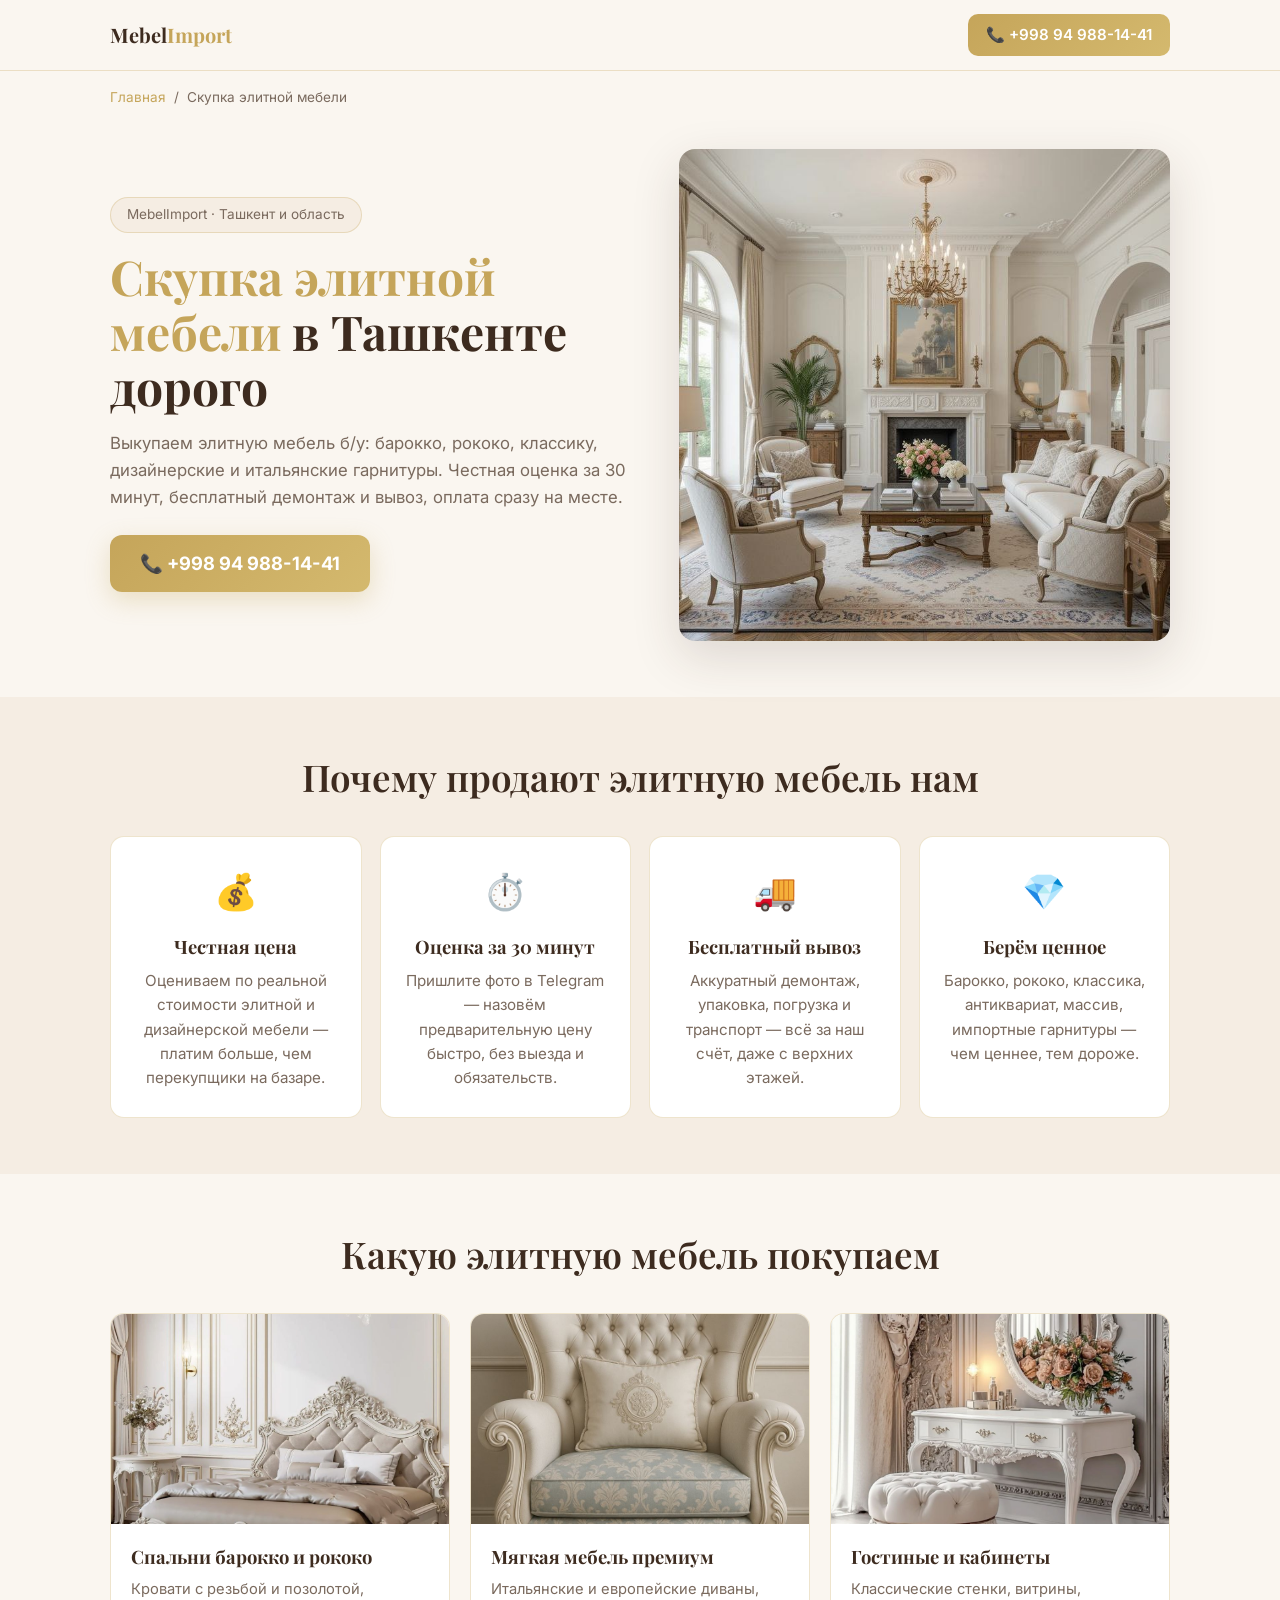
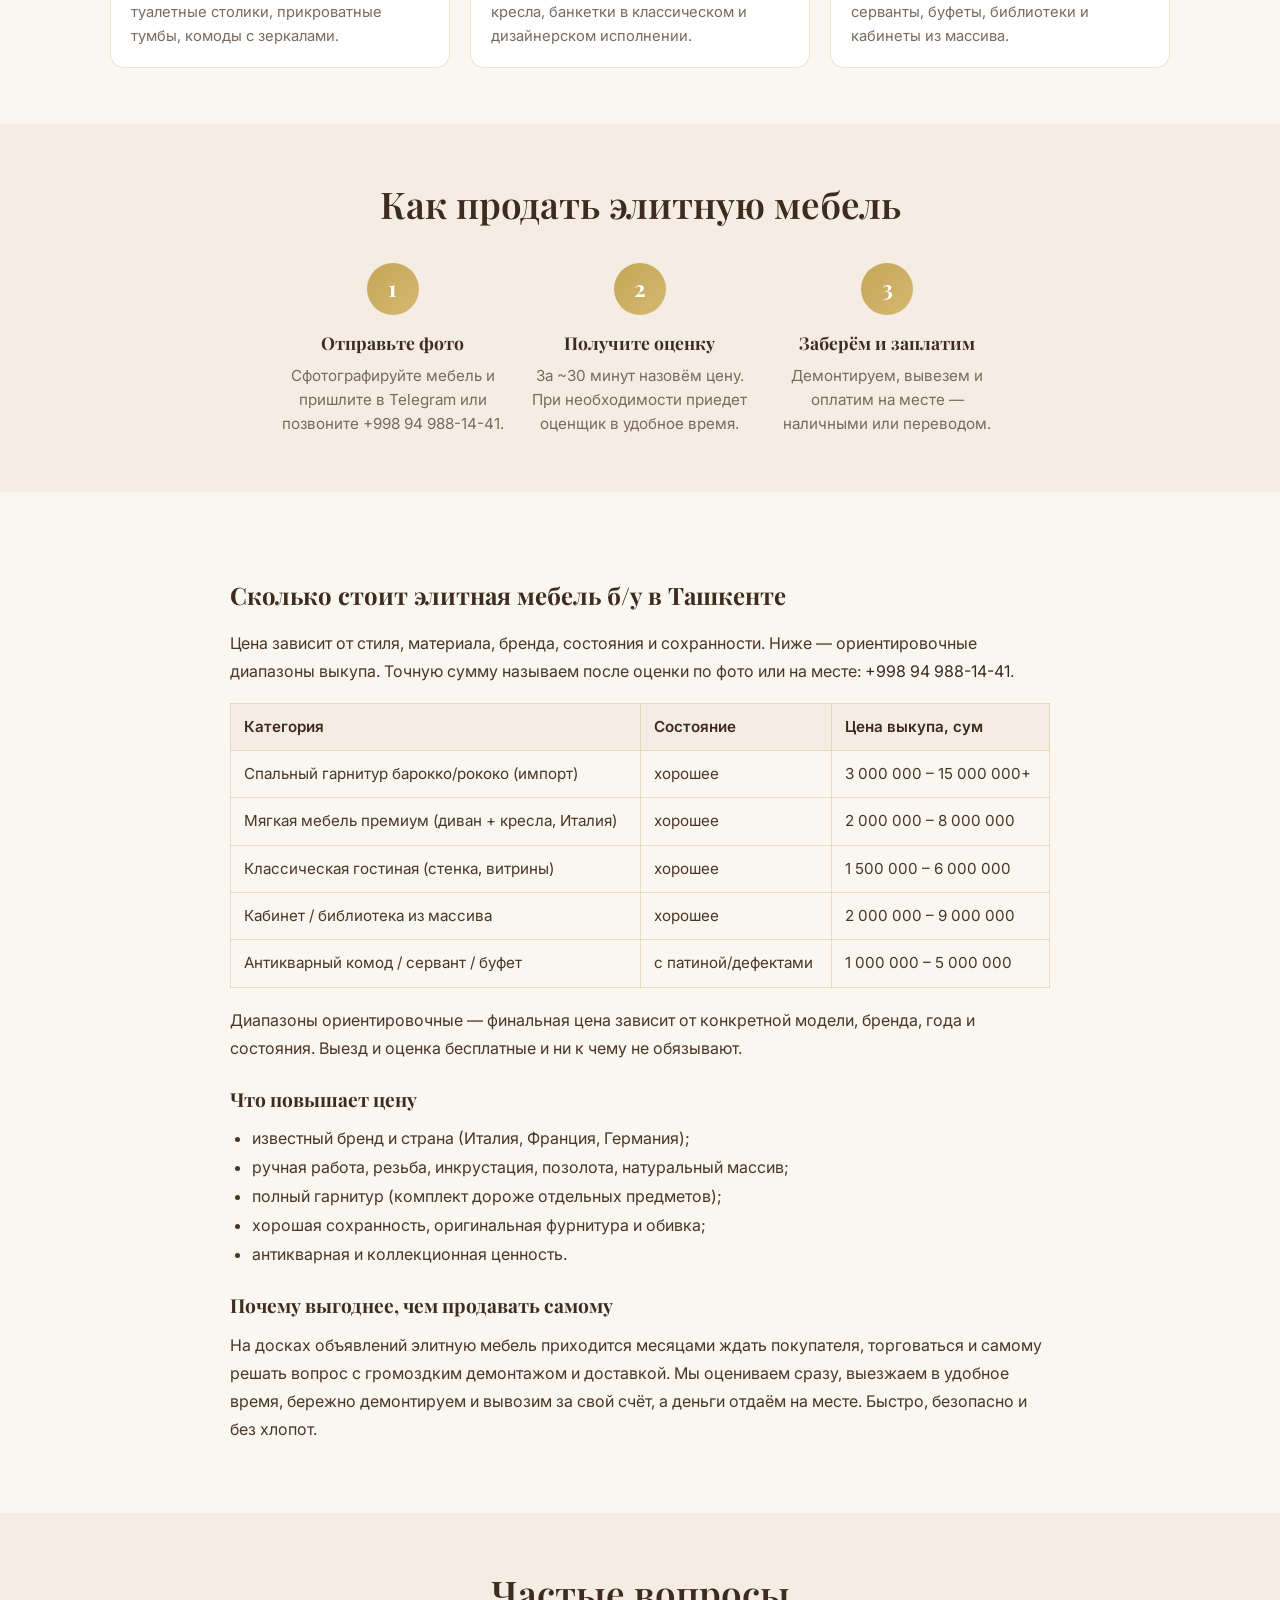
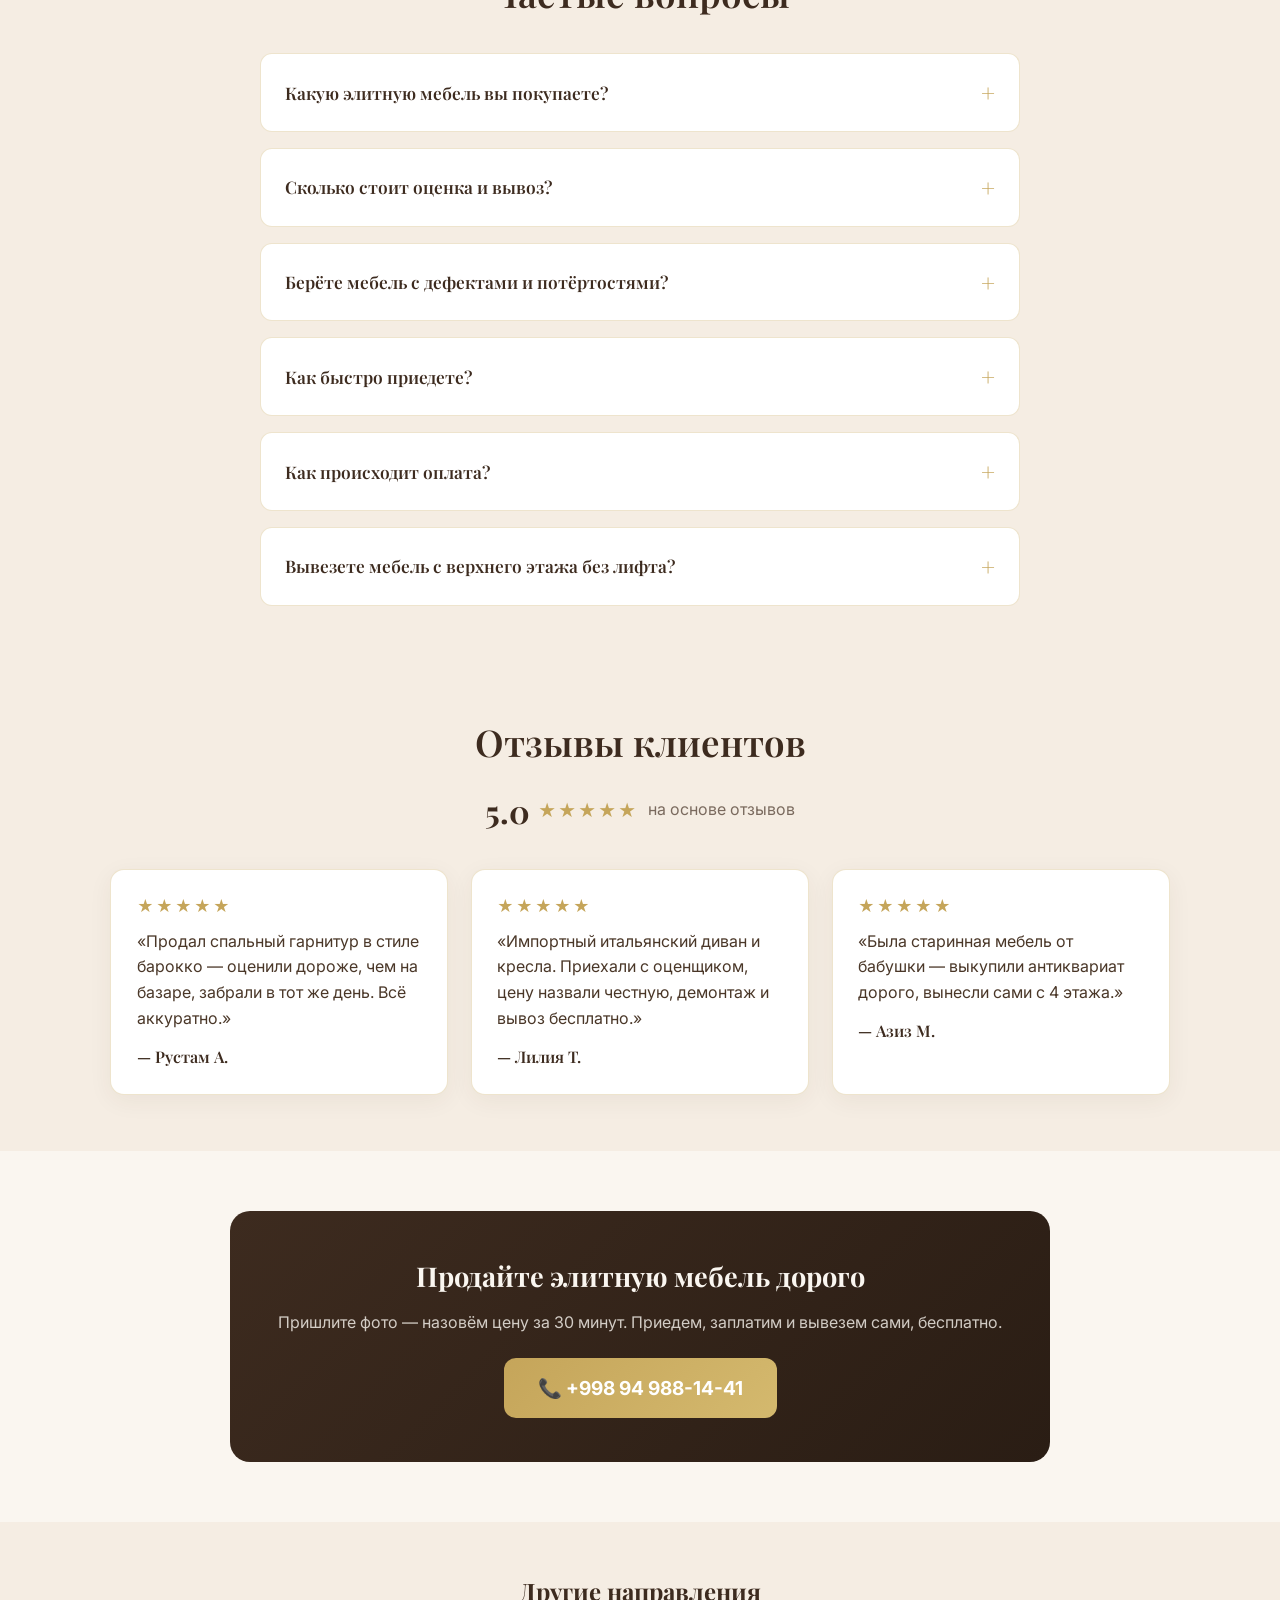
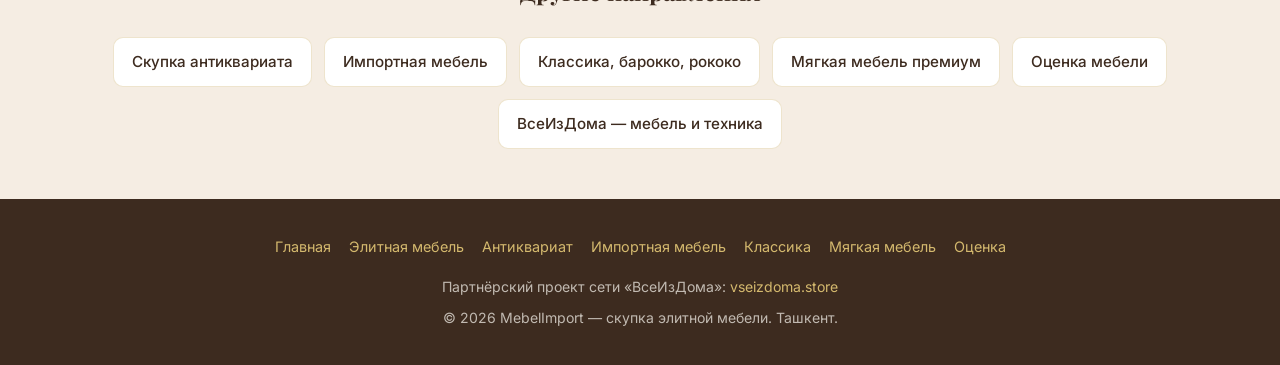
<file: skupka-elitnoy-mebeli.html>
<!DOCTYPE html>
<html lang="ru">
<head>
    <meta charset="UTF-8">
    <meta name="viewport" content="width=device-width, initial-scale=1.0">
    <title>Скупка элитной мебели в Ташкенте дорого — MebelImport</title>
    <meta name="description" content="Скупка элитной мебели б/у в Ташкенте: барокко, рококо, классика, дизайнерские гарнитуры. Честная оценка, бесплатный вывоз и демонтаж, оплата на месте. Тел: +998 94 988-14-41">
    <link rel="canonical" href="https://mebelimport.store/skupka-elitnoy-mebeli.html">
    <meta name="robots" content="index, follow, max-image-preview:large">
    <meta name="geo.region" content="UZ-TO">
    <meta name="geo.placename" content="Tashkent">
    <meta property="og:type" content="website">
    <meta property="og:url" content="https://mebelimport.store/skupka-elitnoy-mebeli.html">
    <meta property="og:title" content="Скупка элитной мебели в Ташкенте дорого — MebelImport">
    <meta property="og:description" content="Выкупаем элитную мебель: барокко, рококо, классика. Честная оценка, бесплатный вывоз. Тел: +998 94 988-14-41">
    <meta property="og:image" content="https://mebelimport.store/images/photo-6.jpg">
    <meta property="og:locale" content="ru_RU">
    <meta property="og:site_name" content="mebelimport.store">
    <meta name="twitter:card" content="summary_large_image">
    <meta name="twitter:title" content="Скупка элитной мебели в Ташкенте дорого — MebelImport">
    <meta name="twitter:description" content="Выкупаем элитную мебель: барокко, рококо, классика. Честная оценка, бесплатный вывоз.">
    <meta name="twitter:image" content="https://mebelimport.store/images/photo-6.jpg">
    <link rel="icon" href="/favicon.ico" sizes="any">
    <link rel="apple-touch-icon" sizes="180x180" href="/images/apple-touch-icon.png">
    <link rel="help" type="text/plain" href="/llms.txt">
    <link rel="preconnect" href="https://fonts.googleapis.com">
    <link rel="preconnect" href="https://fonts.gstatic.com" crossorigin>
    <link href="https://fonts.googleapis.com/css2?family=Playfair+Display:wght@400;600;700&family=Inter:wght@400;500;600&display=swap" rel="stylesheet">
    <link rel="stylesheet" href="style.css">
    <link rel="stylesheet" href="subpage.css">
</head>
<body>
    <nav class="navbar">
        <div class="container">
            <a href="/" class="logo">Mebel<span>Import</span></a>
            <a href="tel:+998949881441" class="nav-phone">📞 +998 94 988-14-41</a>
        </div>
    </nav>

    <div class="breadcrumb">
        <div class="container">
            <ul>
                <li><a href="/">Главная</a></li>
                <li class="breadcrumb-sep">/</li>
                <li>Скупка элитной мебели</li>
            </ul>
        </div>
    </div>

    <section class="sub-hero">
        <div class="container">
            <div class="sub-hero-grid">
                <div>
                    <div class="sub-hero-badge">MebelImport · Ташкент и область</div>
                    <h1><span class="hl">Скупка элитной мебели</span> в Ташкенте дорого</h1>
                    <p class="sub-hero-desc">Выкупаем элитную мебель б/у: барокко, рококо, классику, дизайнерские и итальянские гарнитуры. Честная оценка за 30 минут, бесплатный демонтаж и вывоз, оплата сразу на месте.</p>
                    <a href="tel:+998949881441" class="sub-hero-phone">📞 +998 94 988-14-41</a>
                </div>
                <div class="sub-hero-image">
                    <img src="images/photo-6.jpg" alt="Скупка элитной мебели в стиле барокко в Ташкенте" width="600" height="450">
                </div>
            </div>
        </div>
    </section>

    <section class="advantages">
        <div class="container">
            <h2 class="section-title">Почему продают элитную мебель нам</h2>
            <div class="advantages-grid">
                <div class="advantage-card"><div class="advantage-icon">💰</div><h3>Честная цена</h3><p>Оцениваем по реальной стоимости элитной и дизайнерской мебели — платим больше, чем перекупщики на базаре.</p></div>
                <div class="advantage-card"><div class="advantage-icon">⏱️</div><h3>Оценка за 30 минут</h3><p>Пришлите фото в Telegram — назовём предварительную цену быстро, без выезда и обязательств.</p></div>
                <div class="advantage-card"><div class="advantage-icon">🚚</div><h3>Бесплатный вывоз</h3><p>Аккуратный демонтаж, упаковка, погрузка и транспорт — всё за наш счёт, даже с верхних этажей.</p></div>
                <div class="advantage-card"><div class="advantage-icon">💎</div><h3>Берём ценное</h3><p>Барокко, рококо, классика, антиквариат, массив, импортные гарнитуры — чем ценнее, тем дороже.</p></div>
            </div>
        </div>
    </section>

    <section class="product-gallery">
        <div class="container">
            <h2 class="section-title">Какую элитную мебель покупаем</h2>
            <div class="product-grid">
                <div class="product-card"><img src="images/photo-2.jpg" alt="Скупка спальных гарнитуров барокко и рококо" loading="lazy"><div class="product-card-body"><h3>Спальни барокко и рококо</h3><p>Кровати с резьбой и позолотой, туалетные столики, прикроватные тумбы, комоды с зеркалами.</p></div></div>
                <div class="product-card"><img src="images/photo-3.jpg" alt="Скупка мягкой мебели премиум — кресла, диваны" loading="lazy"><div class="product-card-body"><h3>Мягкая мебель премиум</h3><p>Итальянские и европейские диваны, кресла, банкетки в классическом и дизайнерском исполнении.</p></div></div>
                <div class="product-card"><img src="images/photo-4.jpg" alt="Скупка классических гостиных и кабинетов" loading="lazy"><div class="product-card-body"><h3>Гостиные и кабинеты</h3><p>Классические стенки, витрины, серванты, буфеты, библиотеки и кабинеты из массива.</p></div></div>
            </div>
        </div>
    </section>

    <section class="sub-steps">
        <div class="container">
            <h2 class="section-title">Как продать элитную мебель</h2>
            <div class="steps-grid">
                <div class="sub-step"><div class="step-num">1</div><h3>Отправьте фото</h3><p>Сфотографируйте мебель и пришлите в Telegram или позвоните +998 94 988-14-41.</p></div>
                <div class="sub-step"><div class="step-num">2</div><h3>Получите оценку</h3><p>За ~30 минут назовём цену. При необходимости приедет оценщик в удобное время.</p></div>
                <div class="sub-step"><div class="step-num">3</div><h3>Заберём и заплатим</h3><p>Демонтируем, вывезем и оплатим на месте — наличными или переводом.</p></div>
            </div>
        </div>
    </section>

    <section class="guide">
        <div class="container">
            <div class="guide-content">
                <h2>Сколько стоит элитная мебель б/у в Ташкенте</h2>
                <p>Цена зависит от стиля, материала, бренда, состояния и сохранности. Ниже — ориентировочные диапазоны выкупа. Точную сумму называем после оценки по фото или на месте: <a href="tel:+998949881441">+998 94 988-14-41</a>.</p>
                <table>
                    <thead><tr><th>Категория</th><th>Состояние</th><th>Цена выкупа, сум</th></tr></thead>
                    <tbody>
                        <tr><td>Спальный гарнитур барокко/рококо (импорт)</td><td>хорошее</td><td>3 000 000 – 15 000 000+</td></tr>
                        <tr><td>Мягкая мебель премиум (диван + кресла, Италия)</td><td>хорошее</td><td>2 000 000 – 8 000 000</td></tr>
                        <tr><td>Классическая гостиная (стенка, витрины)</td><td>хорошее</td><td>1 500 000 – 6 000 000</td></tr>
                        <tr><td>Кабинет / библиотека из массива</td><td>хорошее</td><td>2 000 000 – 9 000 000</td></tr>
                        <tr><td>Антикварный комод / сервант / буфет</td><td>с патиной/дефектами</td><td>1 000 000 – 5 000 000</td></tr>
                    </tbody>
                </table>
                <p>Диапазоны ориентировочные — финальная цена зависит от конкретной модели, бренда, года и состояния. Выезд и оценка бесплатные и ни к чему не обязывают.</p>

                <h3>Что повышает цену</h3>
                <ul>
                    <li>известный бренд и страна (Италия, Франция, Германия);</li>
                    <li>ручная работа, резьба, инкрустация, позолота, натуральный массив;</li>
                    <li>полный гарнитур (комплект дороже отдельных предметов);</li>
                    <li>хорошая сохранность, оригинальная фурнитура и обивка;</li>
                    <li>антикварная и коллекционная ценность.</li>
                </ul>

                <h3>Почему выгоднее, чем продавать самому</h3>
                <p>На досках объявлений элитную мебель приходится месяцами ждать покупателя, торговаться и самому решать вопрос с громоздким демонтажом и доставкой. Мы оцениваем сразу, выезжаем в удобное время, бережно демонтируем и вывозим за свой счёт, а деньги отдаём на месте. Быстро, безопасно и без хлопот.</p>
            </div>
        </div>
    </section>

    <section class="faq">
        <div class="container">
            <h2 class="section-title">Частые вопросы</h2>
            <div class="faq__list">
                <details class="faq__item"><summary>Какую элитную мебель вы покупаете?</summary><p>Барокко, рококо, классику, ампир, модерн; итальянские и европейские гарнитуры, дизайнерскую и антикварную мебель, премиум мягкую мебель, кабинеты и гостиные из массива.</p></details>
                <details class="faq__item"><summary>Сколько стоит оценка и вывоз?</summary><p>Бесплатно. Предварительную оценку даём за ~30 минут по фото, а демонтаж, погрузку и вывоз берём полностью на себя.</p></details>
                <details class="faq__item"><summary>Берёте мебель с дефектами и потёртостями?</summary><p>Да. Элитную и антикварную мебель выкупаем даже с потёртостями и реставрационными дефектами — оцениваем по фактическому состоянию.</p></details>
                <details class="faq__item"><summary>Как быстро приедете?</summary><p>В пределах Ташкента — в день обращения, в удобное для вас время. Работаем ежедневно с 09:00 до 21:00, выезжаем и в область.</p></details>
                <details class="faq__item"><summary>Как происходит оплата?</summary><p>Платим сразу на месте — наличными или переводом на карту. Деньги отдаём до вывоза мебели.</p></details>
                <details class="faq__item"><summary>Вывезете мебель с верхнего этажа без лифта?</summary><p>Да. У нас своя бригада и транспорт — аккуратно разберём, упакуем и спустим мебель с любого этажа. Это бесплатно.</p></details>
            </div>
        </div>
    </section>

    <section class="reviews">
        <div class="container">
            <h2 class="section-title">Отзывы клиентов</h2>
            <div class="reviews__rating"><strong>5.0</strong><span class="reviews__stars">★★★★★</span>на основе отзывов</div>
            <div class="reviews__grid">
                <div class="review"><div class="review__stars">★★★★★</div><p class="review__text">«Продал спальный гарнитур в стиле барокко — оценили дороже, чем на базаре, забрали в тот же день. Всё аккуратно.»</p><div class="review__author">— Рустам А.</div></div>
                <div class="review"><div class="review__stars">★★★★★</div><p class="review__text">«Импортный итальянский диван и кресла. Приехали с оценщиком, цену назвали честную, демонтаж и вывоз бесплатно.»</p><div class="review__author">— Лилия Т.</div></div>
                <div class="review"><div class="review__stars">★★★★★</div><p class="review__text">«Была старинная мебель от бабушки — выкупили антиквариат дорого, вынесли сами с 4 этажа.»</p><div class="review__author">— Азиз М.</div></div>
            </div>
        </div>
    </section>

    <section class="sub-cta">
        <div class="container">
            <div class="cta-card">
                <h2>Продайте элитную мебель дорого</h2>
                <p>Пришлите фото — назовём цену за 30 минут. Приедем, заплатим и вывезем сами, бесплатно.</p>
                <a href="tel:+998949881441" class="cta-phone">📞 +998 94 988-14-41</a>
            </div>
        </div>
    </section>

    <section class="catalog-nav">
        <div class="container">
            <h2 class="catalog-nav-title">Другие направления</h2>
            <div class="catalog-nav-cards">
                <a href="skupka-antikvariata.html" class="catalog-nav-card">Скупка антиквариата</a>
                <a href="skupka-italyanskoy-mebeli.html" class="catalog-nav-card">Импортная мебель</a>
                <a href="skupka-klassicheskoy-mebeli.html" class="catalog-nav-card">Классика, барокко, рококо</a>
                <a href="skupka-myagkoy-mebeli.html" class="catalog-nav-card">Мягкая мебель премиум</a>
                <a href="otsenka-mebeli.html" class="catalog-nav-card">Оценка мебели</a>
                <a href="https://vseizdoma.store/" class="catalog-nav-card" target="_blank" rel="noopener">ВсеИзДома — мебель и техника</a>
            </div>
        </div>
    </section>

    <footer class="footer">
        <div class="container">
            <nav class="footer-nav">
                <a href="/">Главная</a>
                <a href="skupka-elitnoy-mebeli.html">Элитная мебель</a>
                <a href="skupka-antikvariata.html">Антиквариат</a>
                <a href="skupka-italyanskoy-mebeli.html">Импортная мебель</a>
                <a href="skupka-klassicheskoy-mebeli.html">Классика</a>
                <a href="skupka-myagkoy-mebeli.html">Мягкая мебель</a>
                <a href="otsenka-mebeli.html">Оценка</a>
            </nav>
            <p>Партнёрский проект сети «ВсеИзДома»: <a href="https://vseizdoma.store/" target="_blank" rel="noopener">vseizdoma.store</a></p>
            <p>&copy; 2026 MebelImport — скупка элитной мебели. Ташкент.</p>
        </div>
    </footer>

    <script type="application/ld+json">
    {"@context":"https://schema.org","@type":"BreadcrumbList","itemListElement":[{"@type":"ListItem","position":1,"name":"Главная","item":"https://mebelimport.store/"},{"@type":"ListItem","position":2,"name":"Скупка элитной мебели","item":"https://mebelimport.store/skupka-elitnoy-mebeli.html"}]}
    </script>
    <script type="application/ld+json">
    {"@context":"https://schema.org","@type":"Service","name":"Скупка элитной мебели в Ташкенте","description":"Выкуп элитной, дизайнерской и импортной мебели б/у: барокко, рококо, классика. Честная оценка, бесплатный демонтаж и вывоз, оплата на месте.","provider":{"@type":"LocalBusiness","name":"MebelImport","telephone":"+998949881441","url":"https://mebelimport.store/"},"areaServed":[{"@type":"City","name":"Ташкент"},{"@type":"AdministrativeArea","name":"Ташкентская область"}],"serviceType":"Скупка элитной мебели"}
    </script>
    <script type="application/ld+json">
    {"@context":"https://schema.org","@type":"Product","name":"Элитная мебель б/у","description":"Элитная, антикварная и импортная мебель: барокко, рококо, классика, дизайнерские гарнитуры.","category":"Мебель","brand":{"@type":"Brand","name":"MebelImport"},"offers":{"@type":"AggregateOffer","priceCurrency":"UZS","lowPrice":"1000000","highPrice":"15000000","offerCount":"30","itemCondition":"https://schema.org/UsedCondition","availability":"https://schema.org/InStock","seller":{"@type":"LocalBusiness","name":"MebelImport","telephone":"+998949881441"}},"aggregateRating":{"@type":"AggregateRating","ratingValue":"5.0","reviewCount":"5","bestRating":"5","worstRating":"1"}}
    </script>
    <script type="application/ld+json">
    {"@context":"https://schema.org","@type":"FAQPage","mainEntity":[
        {"@type":"Question","name":"Какую элитную мебель вы покупаете?","acceptedAnswer":{"@type":"Answer","text":"Барокко, рококо, классику, ампир, модерн; итальянские и европейские гарнитуры, дизайнерскую и антикварную мебель, премиум мягкую мебель, кабинеты и гостиные из массива."}},
        {"@type":"Question","name":"Сколько стоит оценка и вывоз?","acceptedAnswer":{"@type":"Answer","text":"Бесплатно. Предварительную оценку даём за ~30 минут по фото, а демонтаж, погрузку и вывоз берём полностью на себя."}},
        {"@type":"Question","name":"Берёте мебель с дефектами и потёртостями?","acceptedAnswer":{"@type":"Answer","text":"Да. Элитную и антикварную мебель выкупаем даже с потёртостями и реставрационными дефектами — оцениваем по фактическому состоянию."}},
        {"@type":"Question","name":"Как быстро приедете?","acceptedAnswer":{"@type":"Answer","text":"В пределах Ташкента — в день обращения, в удобное для вас время. Работаем ежедневно с 09:00 до 21:00, выезжаем и в область."}},
        {"@type":"Question","name":"Как происходит оплата?","acceptedAnswer":{"@type":"Answer","text":"Платим сразу на месте — наличными или переводом на карту. Деньги отдаём до вывоза мебели."}},
        {"@type":"Question","name":"Вывезете мебель с верхнего этажа без лифта?","acceptedAnswer":{"@type":"Answer","text":"Да. У нас своя бригада и транспорт — аккуратно разберём, упакуем и спустим мебель с любого этажа. Это бесплатно."}}
    ]}
    </script>
    <script type="application/ld+json">
    {"@context":"https://schema.org","@type":"HowTo","name":"Как продать элитную мебель в Ташкенте","totalTime":"PT1H","step":[{"@type":"HowToStep","position":1,"name":"Отправьте фото","text":"Пришлите фото мебели в Telegram или позвоните +998 94 988-14-41."},{"@type":"HowToStep","position":2,"name":"Получите оценку","text":"За ~30 минут называем цену, при необходимости выезжает оценщик."},{"@type":"HowToStep","position":3,"name":"Заберём и заплатим","text":"Демонтируем, вывозим и оплачиваем на месте — бесплатно."}]}
    </script>
</body>
</html>
</file>
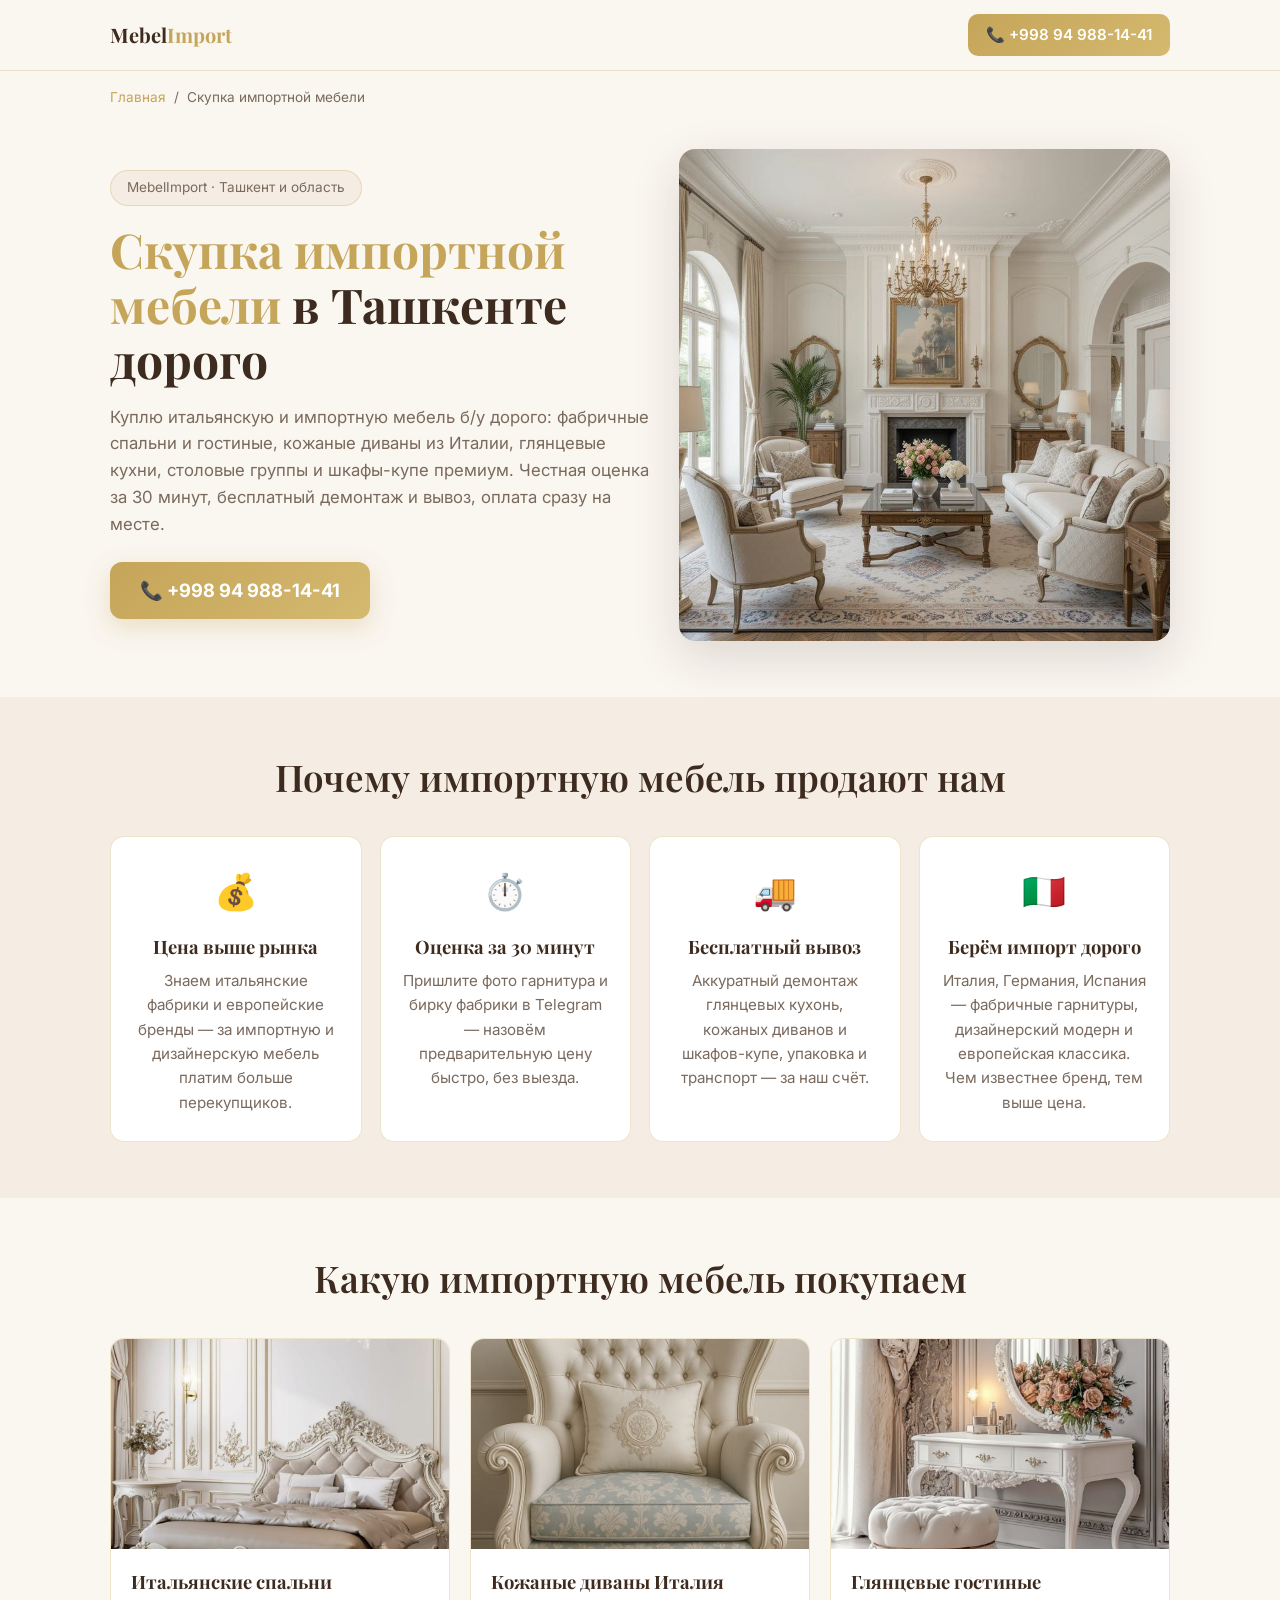
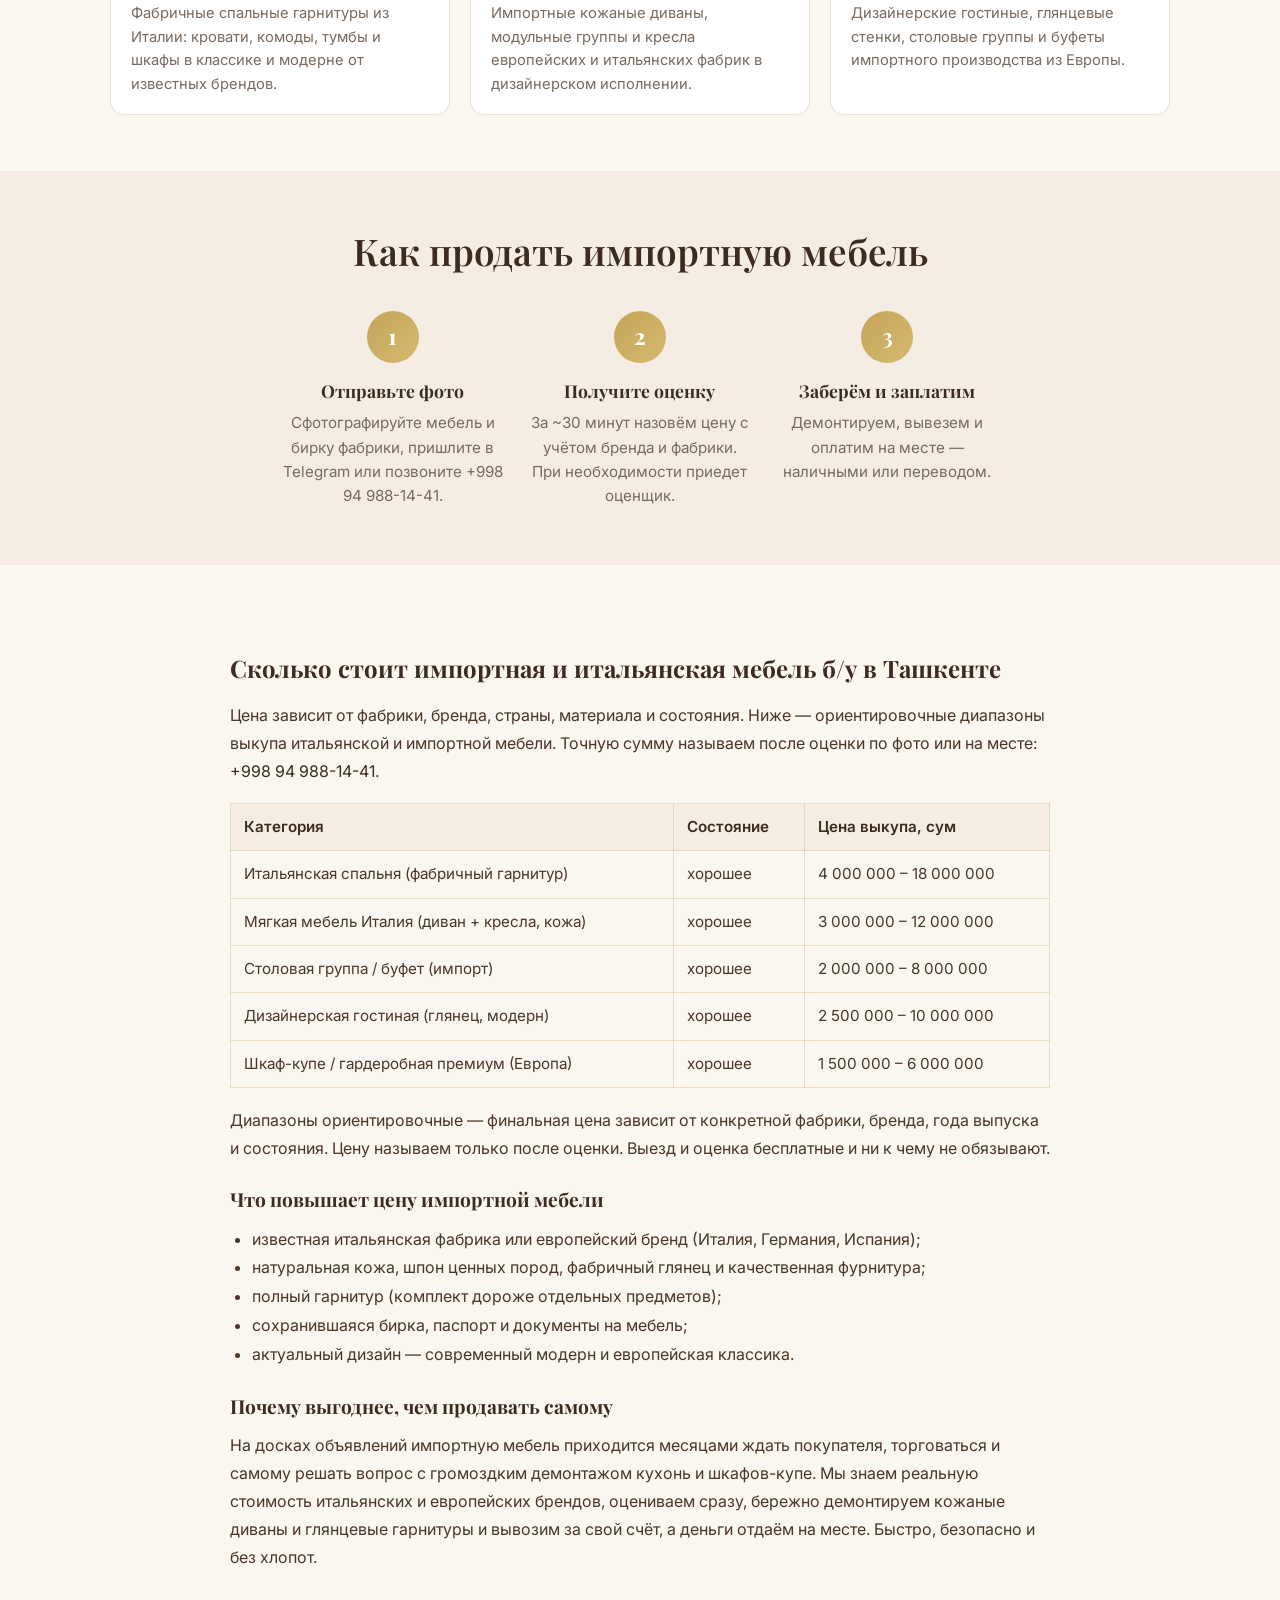
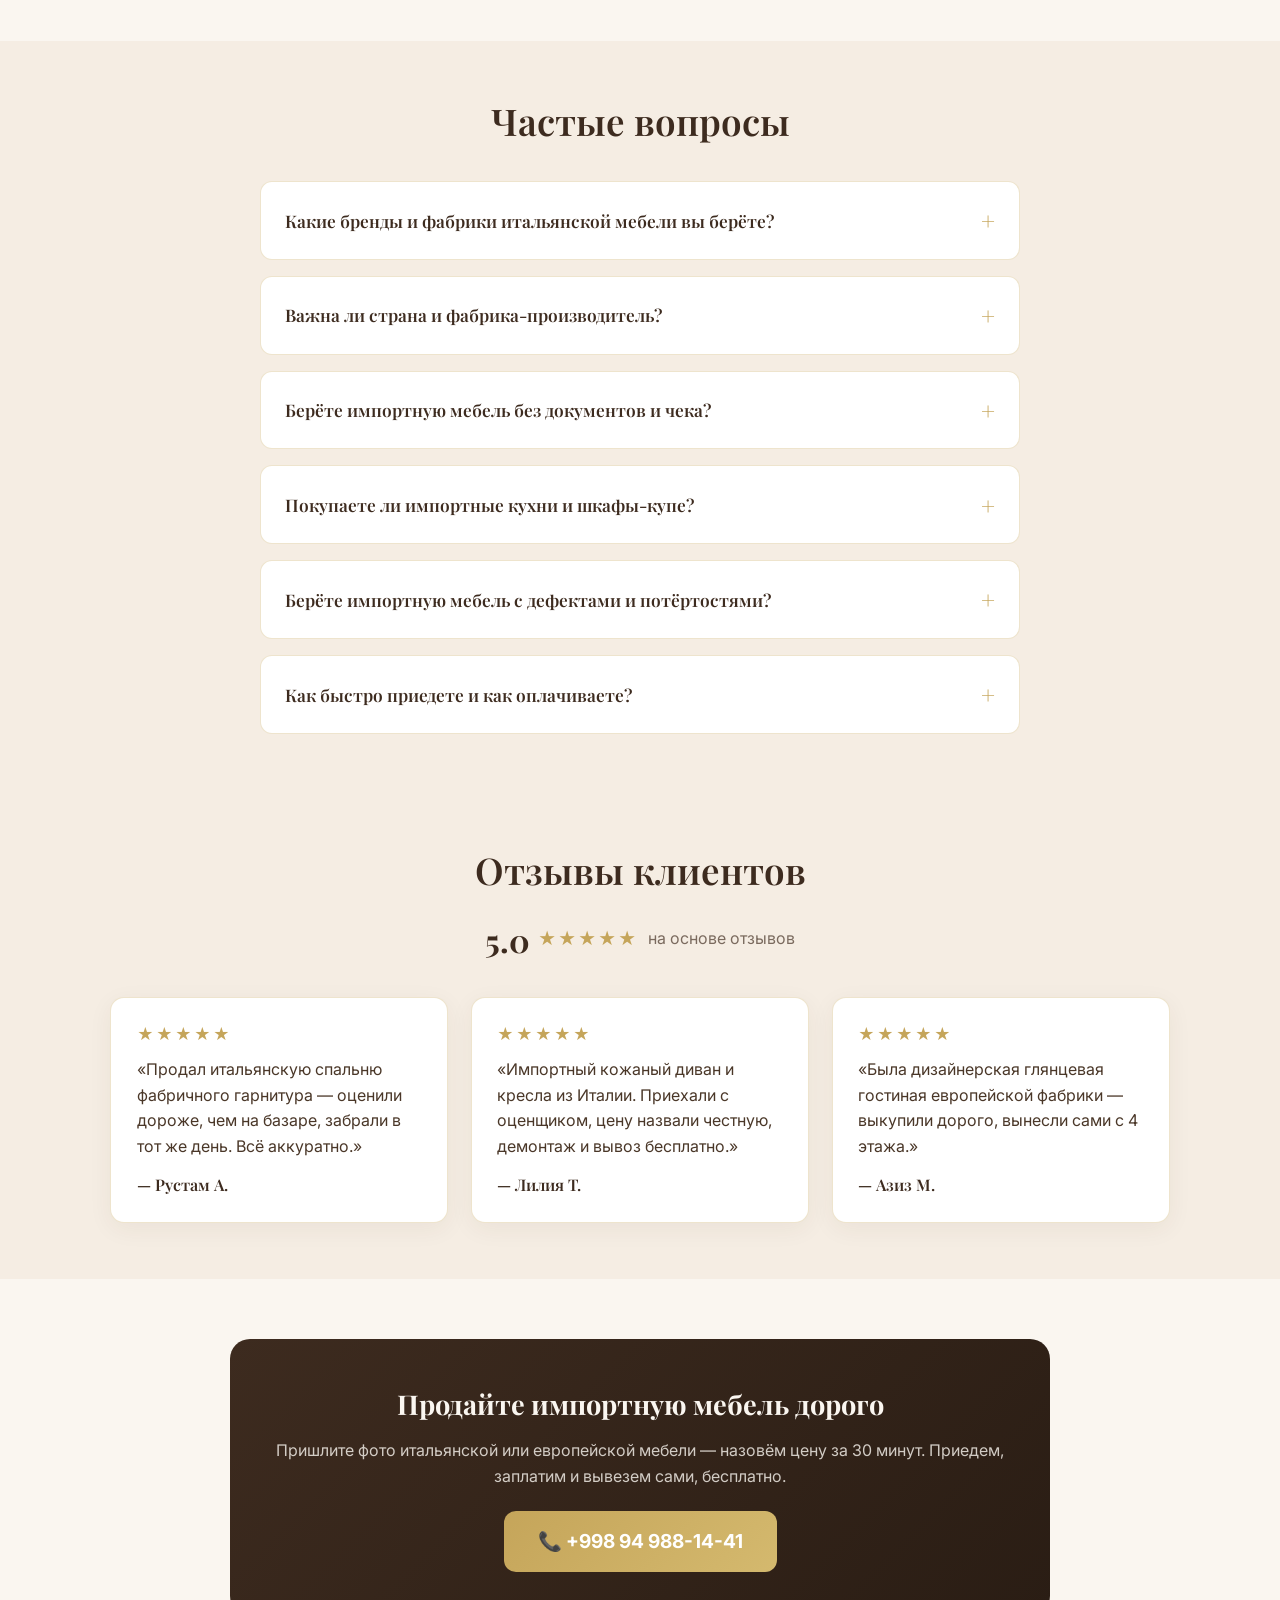
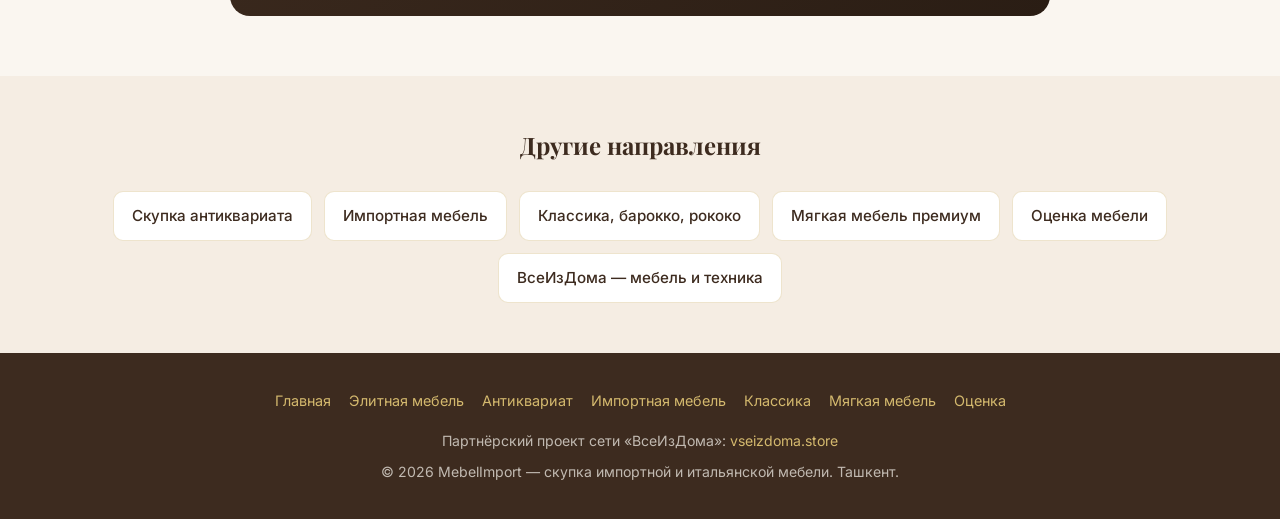
<file: skupka-italyanskoy-mebeli.html>
<!DOCTYPE html>
<html lang="ru">
<head>
    <meta charset="UTF-8">
    <meta name="viewport" content="width=device-width, initial-scale=1.0">
    <title>Скупка импортной и итальянской мебели Ташкент — MebelImport</title>
    <meta name="description" content="Скупка итальянской и импортной мебели б/у в Ташкенте: фабричные гарнитуры, кожаные диваны, глянцевые кухни и гостиные, дизайнерская европейская мебель. Куплю итальянскую мебель дорого, оценка по фото, бесплатный вывоз. Тел: +998 94 988-14-41">
    <link rel="canonical" href="https://mebelimport.store/skupka-italyanskoy-mebeli.html">
    <meta name="robots" content="index, follow, max-image-preview:large">
    <meta name="geo.region" content="UZ-TO">
    <meta name="geo.placename" content="Tashkent">
    <meta property="og:type" content="website">
    <meta property="og:url" content="https://mebelimport.store/skupka-italyanskoy-mebeli.html">
    <meta property="og:title" content="Скупка импортной и итальянской мебели Ташкент — MebelImport">
    <meta property="og:description" content="Выкупаем итальянскую и импортную мебель: фабричные гарнитуры, кожаные диваны, глянцевые кухни и гостиные. Куплю дорого, бесплатный вывоз. Тел: +998 94 988-14-41">
    <meta property="og:image" content="https://mebelimport.store/images/photo-6.jpg">
    <meta property="og:locale" content="ru_RU">
    <meta property="og:site_name" content="mebelimport.store">
    <meta name="twitter:card" content="summary_large_image">
    <meta name="twitter:title" content="Скупка импортной и итальянской мебели Ташкент — MebelImport">
    <meta name="twitter:description" content="Выкупаем итальянскую и импортную мебель: фабричные гарнитуры, кожаные диваны, глянцевые кухни. Куплю дорого, бесплатный вывоз.">
    <meta name="twitter:image" content="https://mebelimport.store/images/photo-6.jpg">
    <link rel="icon" href="/favicon.ico" sizes="any">
    <link rel="apple-touch-icon" sizes="180x180" href="/images/apple-touch-icon.png">
    <link rel="help" type="text/plain" href="/llms.txt">
    <link rel="preconnect" href="https://fonts.googleapis.com">
    <link rel="preconnect" href="https://fonts.gstatic.com" crossorigin>
    <link href="https://fonts.googleapis.com/css2?family=Playfair+Display:wght@400;600;700&family=Inter:wght@400;500;600&display=swap" rel="stylesheet">
    <link rel="stylesheet" href="style.css">
    <link rel="stylesheet" href="subpage.css">
</head>
<body>
    <nav class="navbar">
        <div class="container">
            <a href="/" class="logo">Mebel<span>Import</span></a>
            <a href="tel:+998949881441" class="nav-phone">📞 +998 94 988-14-41</a>
        </div>
    </nav>

    <div class="breadcrumb">
        <div class="container">
            <ul>
                <li><a href="/">Главная</a></li>
                <li class="breadcrumb-sep">/</li>
                <li>Скупка импортной мебели</li>
            </ul>
        </div>
    </div>

    <section class="sub-hero">
        <div class="container">
            <div class="sub-hero-grid">
                <div>
                    <div class="sub-hero-badge">MebelImport · Ташкент и область</div>
                    <h1><span class="hl">Скупка импортной мебели</span> в Ташкенте дорого</h1>
                    <p class="sub-hero-desc">Куплю итальянскую и импортную мебель б/у дорого: фабричные спальни и гостиные, кожаные диваны из Италии, глянцевые кухни, столовые группы и шкафы-купе премиум. Честная оценка за 30 минут, бесплатный демонтаж и вывоз, оплата сразу на месте.</p>
                    <a href="tel:+998949881441" class="sub-hero-phone">📞 +998 94 988-14-41</a>
                </div>
                <div class="sub-hero-image">
                    <img src="images/photo-6.jpg" alt="Скупка итальянской и импортной мебели в Ташкенте" width="600" height="450">
                </div>
            </div>
        </div>
    </section>

    <section class="advantages">
        <div class="container">
            <h2 class="section-title">Почему импортную мебель продают нам</h2>
            <div class="advantages-grid">
                <div class="advantage-card"><div class="advantage-icon">💰</div><h3>Цена выше рынка</h3><p>Знаем итальянские фабрики и европейские бренды — за импортную и дизайнерскую мебель платим больше перекупщиков.</p></div>
                <div class="advantage-card"><div class="advantage-icon">⏱️</div><h3>Оценка за 30 минут</h3><p>Пришлите фото гарнитура и бирку фабрики в Telegram — назовём предварительную цену быстро, без выезда.</p></div>
                <div class="advantage-card"><div class="advantage-icon">🚚</div><h3>Бесплатный вывоз</h3><p>Аккуратный демонтаж глянцевых кухонь, кожаных диванов и шкафов-купе, упаковка и транспорт — за наш счёт.</p></div>
                <div class="advantage-card"><div class="advantage-icon">🇮🇹</div><h3>Берём импорт дорого</h3><p>Италия, Германия, Испания — фабричные гарнитуры, дизайнерский модерн и европейская классика. Чем известнее бренд, тем выше цена.</p></div>
            </div>
        </div>
    </section>

    <section class="product-gallery">
        <div class="container">
            <h2 class="section-title">Какую импортную мебель покупаем</h2>
            <div class="product-grid">
                <div class="product-card"><img src="images/photo-2.jpg" alt="Скупка итальянских спален и фабричных гарнитуров" loading="lazy"><div class="product-card-body"><h3>Итальянские спальни</h3><p>Фабричные спальные гарнитуры из Италии: кровати, комоды, тумбы и шкафы в классике и модерне от известных брендов.</p></div></div>
                <div class="product-card"><img src="images/photo-3.jpg" alt="Скупка кожаных диванов и мягкой мебели из Италии" loading="lazy"><div class="product-card-body"><h3>Кожаные диваны Италия</h3><p>Импортные кожаные диваны, модульные группы и кресла европейских и итальянских фабрик в дизайнерском исполнении.</p></div></div>
                <div class="product-card"><img src="images/photo-4.jpg" alt="Скупка глянцевых гостиных и столовых групп импорт" loading="lazy"><div class="product-card-body"><h3>Глянцевые гостиные</h3><p>Дизайнерские гостиные, глянцевые стенки, столовые группы и буфеты импортного производства из Европы.</p></div></div>
            </div>
        </div>
    </section>

    <section class="sub-steps">
        <div class="container">
            <h2 class="section-title">Как продать импортную мебель</h2>
            <div class="steps-grid">
                <div class="sub-step"><div class="step-num">1</div><h3>Отправьте фото</h3><p>Сфотографируйте мебель и бирку фабрики, пришлите в Telegram или позвоните +998 94 988-14-41.</p></div>
                <div class="sub-step"><div class="step-num">2</div><h3>Получите оценку</h3><p>За ~30 минут назовём цену с учётом бренда и фабрики. При необходимости приедет оценщик.</p></div>
                <div class="sub-step"><div class="step-num">3</div><h3>Заберём и заплатим</h3><p>Демонтируем, вывезем и оплатим на месте — наличными или переводом.</p></div>
            </div>
        </div>
    </section>

    <section class="guide">
        <div class="container">
            <div class="guide-content">
                <h2>Сколько стоит импортная и итальянская мебель б/у в Ташкенте</h2>
                <p>Цена зависит от фабрики, бренда, страны, материала и состояния. Ниже — ориентировочные диапазоны выкупа итальянской и импортной мебели. Точную сумму называем после оценки по фото или на месте: <a href="tel:+998949881441">+998 94 988-14-41</a>.</p>
                <table>
                    <thead><tr><th>Категория</th><th>Состояние</th><th>Цена выкупа, сум</th></tr></thead>
                    <tbody>
                        <tr><td>Итальянская спальня (фабричный гарнитур)</td><td>хорошее</td><td>4 000 000 – 18 000 000</td></tr>
                        <tr><td>Мягкая мебель Италия (диван + кресла, кожа)</td><td>хорошее</td><td>3 000 000 – 12 000 000</td></tr>
                        <tr><td>Столовая группа / буфет (импорт)</td><td>хорошее</td><td>2 000 000 – 8 000 000</td></tr>
                        <tr><td>Дизайнерская гостиная (глянец, модерн)</td><td>хорошее</td><td>2 500 000 – 10 000 000</td></tr>
                        <tr><td>Шкаф-купе / гардеробная премиум (Европа)</td><td>хорошее</td><td>1 500 000 – 6 000 000</td></tr>
                    </tbody>
                </table>
                <p>Диапазоны ориентировочные — финальная цена зависит от конкретной фабрики, бренда, года выпуска и состояния. Цену называем только после оценки. Выезд и оценка бесплатные и ни к чему не обязывают.</p>

                <h3>Что повышает цену импортной мебели</h3>
                <ul>
                    <li>известная итальянская фабрика или европейский бренд (Италия, Германия, Испания);</li>
                    <li>натуральная кожа, шпон ценных пород, фабричный глянец и качественная фурнитура;</li>
                    <li>полный гарнитур (комплект дороже отдельных предметов);</li>
                    <li>сохранившаяся бирка, паспорт и документы на мебель;</li>
                    <li>актуальный дизайн — современный модерн и европейская классика.</li>
                </ul>

                <h3>Почему выгоднее, чем продавать самому</h3>
                <p>На досках объявлений импортную мебель приходится месяцами ждать покупателя, торговаться и самому решать вопрос с громоздким демонтажом кухонь и шкафов-купе. Мы знаем реальную стоимость итальянских и европейских брендов, оцениваем сразу, бережно демонтируем кожаные диваны и глянцевые гарнитуры и вывозим за свой счёт, а деньги отдаём на месте. Быстро, безопасно и без хлопот.</p>
            </div>
        </div>
    </section>

    <section class="faq">
        <div class="container">
            <h2 class="section-title">Частые вопросы</h2>
            <div class="faq__list">
                <details class="faq__item"><summary>Какие бренды и фабрики итальянской мебели вы берёте?</summary><p>Выкупаем мебель известных итальянских и европейских фабрик, а также качественный импорт без громкого имени. Берём спальни, кожаные диваны, глянцевые кухни и гостиные, столовые группы и шкафы-купе. Чем известнее бренд — тем выше цена выкупа.</p></details>
                <details class="faq__item"><summary>Важна ли страна и фабрика-производитель?</summary><p>Да, страна и фабрика напрямую влияют на цену. Италия, Германия и Испания ценятся выше всего. Если сохранилась бирка или паспорт фабрики — пришлите фото, это поможет оценить мебель точнее и дороже.</p></details>
                <details class="faq__item"><summary>Берёте импортную мебель без документов и чека?</summary><p>Да. Документы и чек на итальянскую мебель не обязательны — они лишь помогают подтвердить бренд и поднять цену. Выкупаем импорт и без них, оценивая по фото, фурнитуре и фактическому состоянию.</p></details>
                <details class="faq__item"><summary>Покупаете ли импортные кухни и шкафы-купе?</summary><p>Да. Выкупаем глянцевые и фабричные кухни, столовые группы, шкафы-купе и гардеробные премиум европейского производства. Свои демонтаж и вывоз — аккуратно разберём кухню или шкаф и заберём бесплатно.</p></details>
                <details class="faq__item"><summary>Берёте импортную мебель с дефектами и потёртостями?</summary><p>Да. Итальянские кожаные диваны, глянцевые гарнитуры и шкафы-купе выкупаем даже с потёртостями и мелкими дефектами — цену определяем по фактическому состоянию и бренду.</p></details>
                <details class="faq__item"><summary>Как быстро приедете и как оплачиваете?</summary><p>В пределах Ташкента — в день обращения, выезжаем и в область. Работаем ежедневно с 09:00 до 21:00. Платим сразу на месте наличными или переводом на карту, деньги отдаём до вывоза мебели.</p></details>
            </div>
        </div>
    </section>

    <section class="reviews">
        <div class="container">
            <h2 class="section-title">Отзывы клиентов</h2>
            <div class="reviews__rating"><strong>5.0</strong><span class="reviews__stars">★★★★★</span>на основе отзывов</div>
            <div class="reviews__grid">
                <div class="review"><div class="review__stars">★★★★★</div><p class="review__text">«Продал итальянскую спальню фабричного гарнитура — оценили дороже, чем на базаре, забрали в тот же день. Всё аккуратно.»</p><div class="review__author">— Рустам А.</div></div>
                <div class="review"><div class="review__stars">★★★★★</div><p class="review__text">«Импортный кожаный диван и кресла из Италии. Приехали с оценщиком, цену назвали честную, демонтаж и вывоз бесплатно.»</p><div class="review__author">— Лилия Т.</div></div>
                <div class="review"><div class="review__stars">★★★★★</div><p class="review__text">«Была дизайнерская глянцевая гостиная европейской фабрики — выкупили дорого, вынесли сами с 4 этажа.»</p><div class="review__author">— Азиз М.</div></div>
            </div>
        </div>
    </section>

    <section class="sub-cta">
        <div class="container">
            <div class="cta-card">
                <h2>Продайте импортную мебель дорого</h2>
                <p>Пришлите фото итальянской или европейской мебели — назовём цену за 30 минут. Приедем, заплатим и вывезем сами, бесплатно.</p>
                <a href="tel:+998949881441" class="cta-phone">📞 +998 94 988-14-41</a>
            </div>
        </div>
    </section>

    <section class="catalog-nav">
        <div class="container">
            <h2 class="catalog-nav-title">Другие направления</h2>
            <div class="catalog-nav-cards">
                <a href="skupka-antikvariata.html" class="catalog-nav-card">Скупка антиквариата</a>
                <a href="skupka-italyanskoy-mebeli.html" class="catalog-nav-card">Импортная мебель</a>
                <a href="skupka-klassicheskoy-mebeli.html" class="catalog-nav-card">Классика, барокко, рококо</a>
                <a href="skupka-myagkoy-mebeli.html" class="catalog-nav-card">Мягкая мебель премиум</a>
                <a href="otsenka-mebeli.html" class="catalog-nav-card">Оценка мебели</a>
                <a href="https://vseizdoma.store/" class="catalog-nav-card" target="_blank" rel="noopener">ВсеИзДома — мебель и техника</a>
            </div>
        </div>
    </section>

    <footer class="footer">
        <div class="container">
            <nav class="footer-nav">
                <a href="/">Главная</a>
                <a href="skupka-elitnoy-mebeli.html">Элитная мебель</a>
                <a href="skupka-antikvariata.html">Антиквариат</a>
                <a href="skupka-italyanskoy-mebeli.html">Импортная мебель</a>
                <a href="skupka-klassicheskoy-mebeli.html">Классика</a>
                <a href="skupka-myagkoy-mebeli.html">Мягкая мебель</a>
                <a href="otsenka-mebeli.html">Оценка</a>
            </nav>
            <p>Партнёрский проект сети «ВсеИзДома»: <a href="https://vseizdoma.store/" target="_blank" rel="noopener">vseizdoma.store</a></p>
            <p>&copy; 2026 MebelImport — скупка импортной и итальянской мебели. Ташкент.</p>
        </div>
    </footer>

    <script type="application/ld+json">
    {"@context":"https://schema.org","@type":"BreadcrumbList","itemListElement":[{"@type":"ListItem","position":1,"name":"Главная","item":"https://mebelimport.store/"},{"@type":"ListItem","position":2,"name":"Скупка импортной мебели","item":"https://mebelimport.store/skupka-italyanskoy-mebeli.html"}]}
    </script>
    <script type="application/ld+json">
    {"@context":"https://schema.org","@type":"Service","name":"Скупка импортной и итальянской мебели в Ташкенте","description":"Выкуп итальянской и импортной мебели б/у: фабричные спальни, кожаные диваны, глянцевые кухни и гостиные, столовые группы, шкафы-купе премиум. Честная оценка, бесплатный демонтаж и вывоз, оплата на месте.","provider":{"@type":"LocalBusiness","name":"MebelImport","telephone":"+998949881441","url":"https://mebelimport.store/"},"areaServed":[{"@type":"City","name":"Ташкент"},{"@type":"AdministrativeArea","name":"Ташкентская область"}],"serviceType":"Скупка импортной и итальянской мебели"}
    </script>
    <script type="application/ld+json">
    {"@context":"https://schema.org","@type":"Product","name":"Импортная и итальянская мебель б/у","description":"Итальянская и импортная мебель: фабричные спальни, кожаные диваны, глянцевые кухни и гостиные, столовые группы, шкафы-купе премиум.","category":"Мебель","brand":{"@type":"Brand","name":"MebelImport"},"offers":{"@type":"AggregateOffer","priceCurrency":"UZS","lowPrice":"1500000","highPrice":"18000000","offerCount":"30","itemCondition":"https://schema.org/UsedCondition","availability":"https://schema.org/InStock","seller":{"@type":"LocalBusiness","name":"MebelImport","telephone":"+998949881441"}},"aggregateRating":{"@type":"AggregateRating","ratingValue":"5.0","reviewCount":"5","bestRating":"5","worstRating":"1"}}
    </script>
    <script type="application/ld+json">
    {"@context":"https://schema.org","@type":"FAQPage","mainEntity":[
        {"@type":"Question","name":"Какие бренды и фабрики итальянской мебели вы берёте?","acceptedAnswer":{"@type":"Answer","text":"Выкупаем мебель известных итальянских и европейских фабрик, а также качественный импорт без громкого имени. Берём спальни, кожаные диваны, глянцевые кухни и гостиные, столовые группы и шкафы-купе. Чем известнее бренд — тем выше цена выкупа."}},
        {"@type":"Question","name":"Важна ли страна и фабрика-производитель?","acceptedAnswer":{"@type":"Answer","text":"Да, страна и фабрика напрямую влияют на цену. Италия, Германия и Испания ценятся выше всего. Если сохранилась бирка или паспорт фабрики — пришлите фото, это поможет оценить мебель точнее и дороже."}},
        {"@type":"Question","name":"Берёте импортную мебель без документов и чека?","acceptedAnswer":{"@type":"Answer","text":"Да. Документы и чек на итальянскую мебель не обязательны — они лишь помогают подтвердить бренд и поднять цену. Выкупаем импорт и без них, оценивая по фото, фурнитуре и фактическому состоянию."}},
        {"@type":"Question","name":"Покупаете ли импортные кухни и шкафы-купе?","acceptedAnswer":{"@type":"Answer","text":"Да. Выкупаем глянцевые и фабричные кухни, столовые группы, шкафы-купе и гардеробные премиум европейского производства. Свои демонтаж и вывоз — аккуратно разберём кухню или шкаф и заберём бесплатно."}},
        {"@type":"Question","name":"Берёте импортную мебель с дефектами и потёртостями?","acceptedAnswer":{"@type":"Answer","text":"Да. Итальянские кожаные диваны, глянцевые гарнитуры и шкафы-купе выкупаем даже с потёртостями и мелкими дефектами — цену определяем по фактическому состоянию и бренду."}},
        {"@type":"Question","name":"Как быстро приедете и как оплачиваете?","acceptedAnswer":{"@type":"Answer","text":"В пределах Ташкента — в день обращения, выезжаем и в область. Работаем ежедневно с 09:00 до 21:00. Платим сразу на месте наличными или переводом на карту, деньги отдаём до вывоза мебели."}}
    ]}
    </script>
    <script type="application/ld+json">
    {"@context":"https://schema.org","@type":"HowTo","name":"Как продать импортную и итальянскую мебель в Ташкенте","totalTime":"PT1H","step":[{"@type":"HowToStep","position":1,"name":"Отправьте фото","text":"Пришлите фото мебели и бирку фабрики в Telegram или позвоните +998 94 988-14-41."},{"@type":"HowToStep","position":2,"name":"Получите оценку","text":"За ~30 минут называем цену с учётом бренда и фабрики, при необходимости выезжает оценщик."},{"@type":"HowToStep","position":3,"name":"Заберём и заплатим","text":"Демонтируем, вывозим и оплачиваем на месте — бесплатно."}]}
    </script>
</body>
</html>
</file>
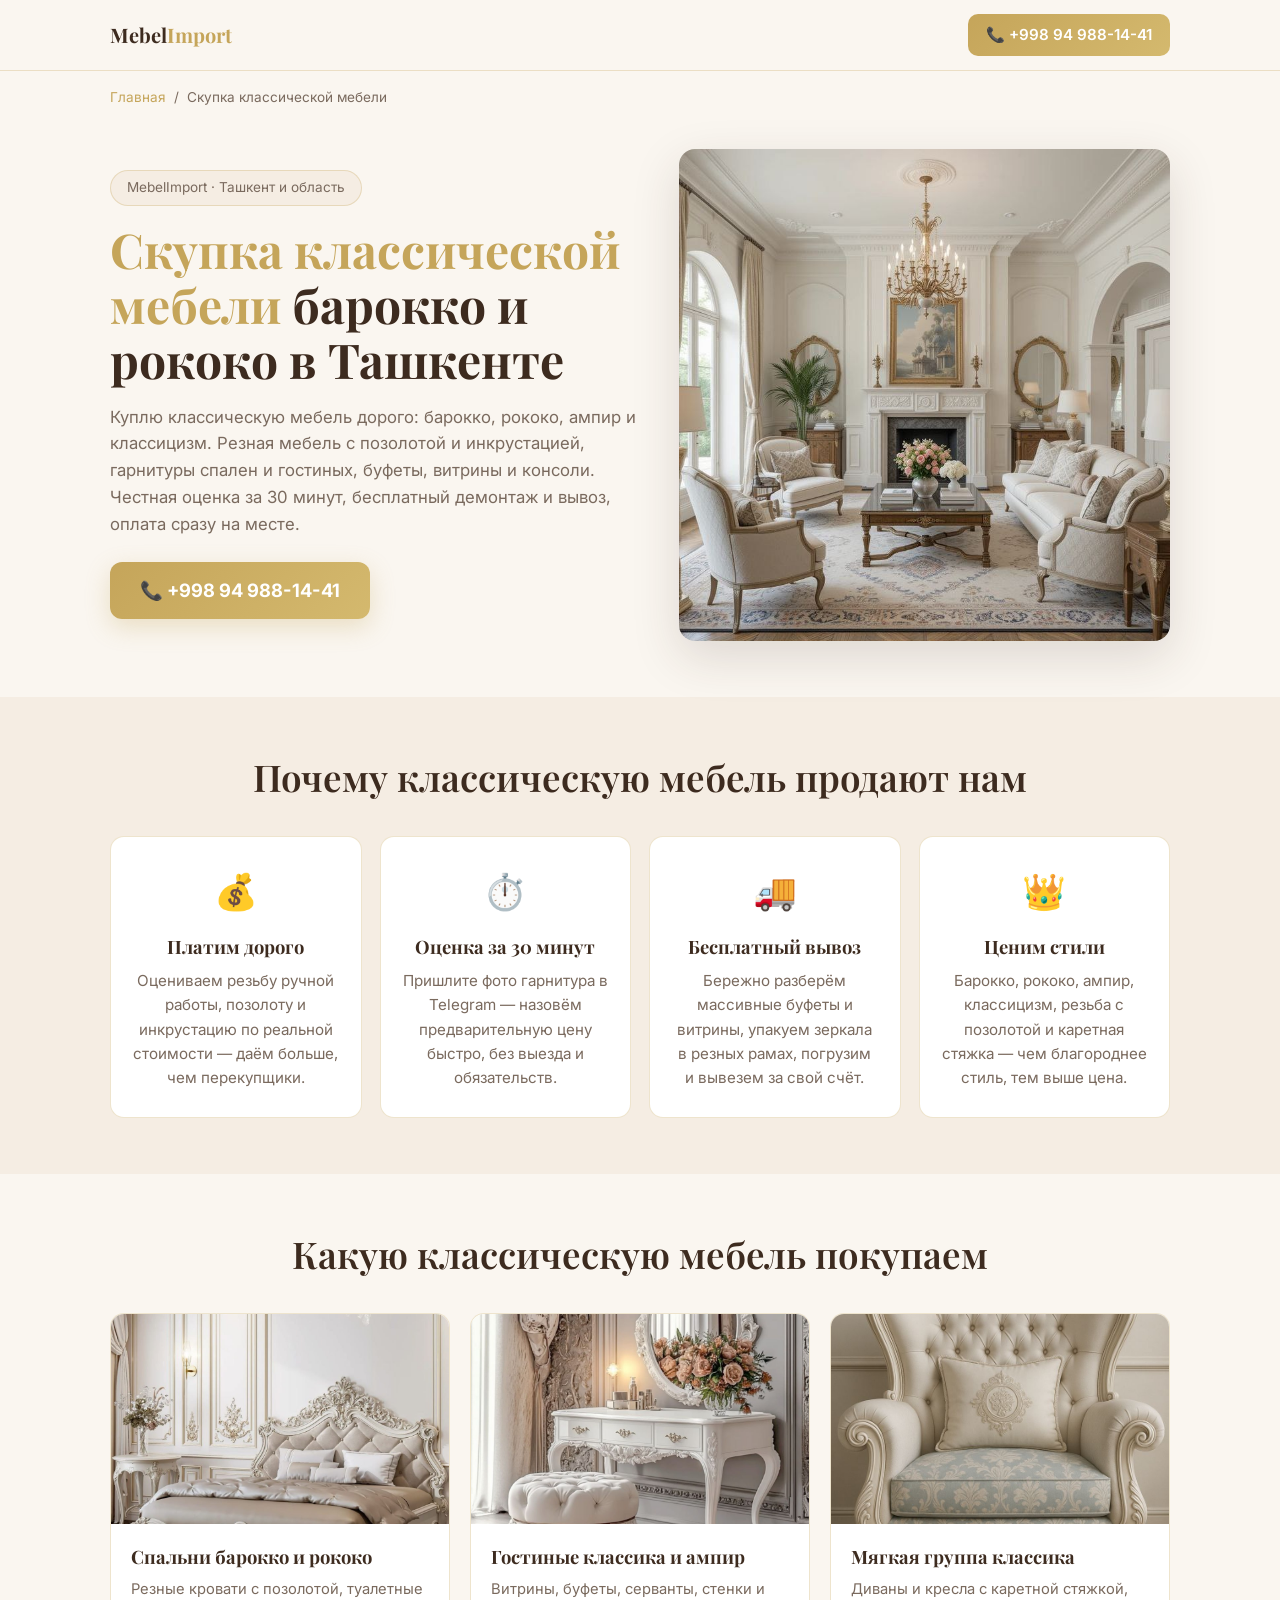
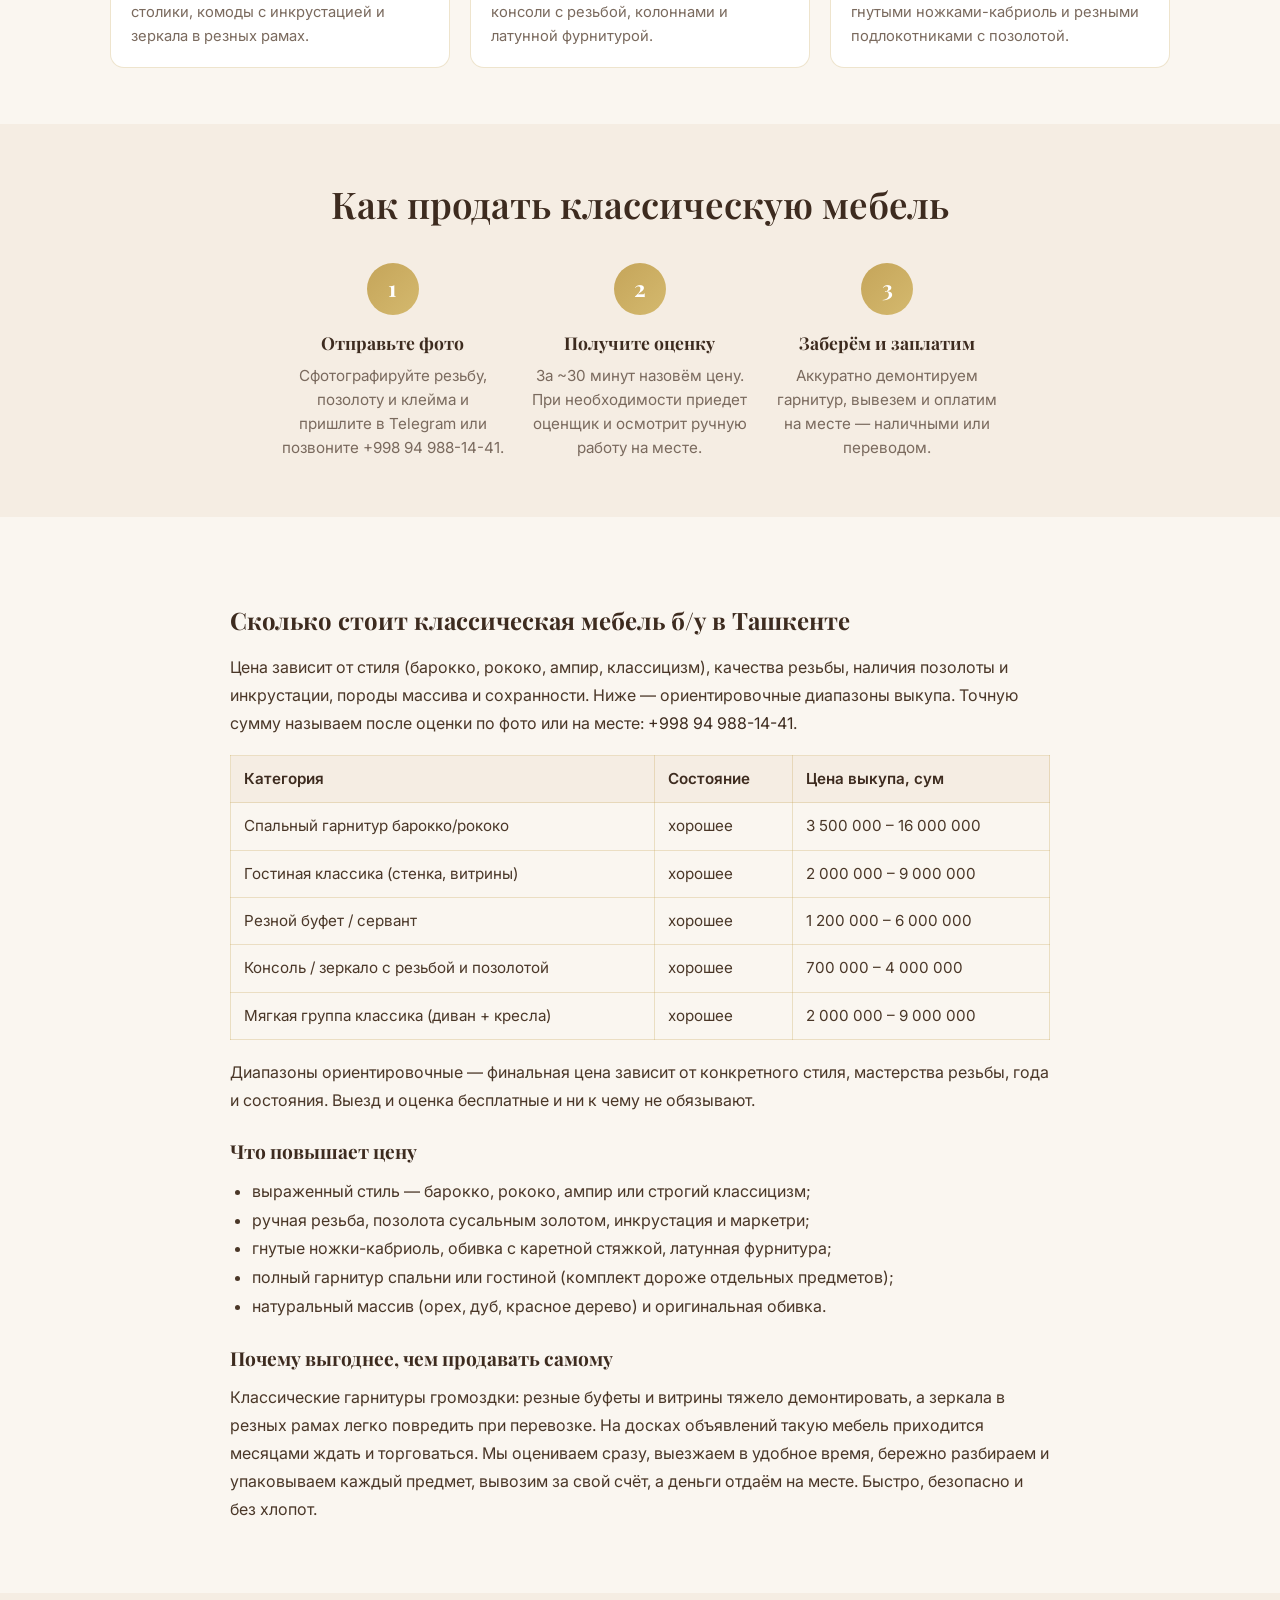
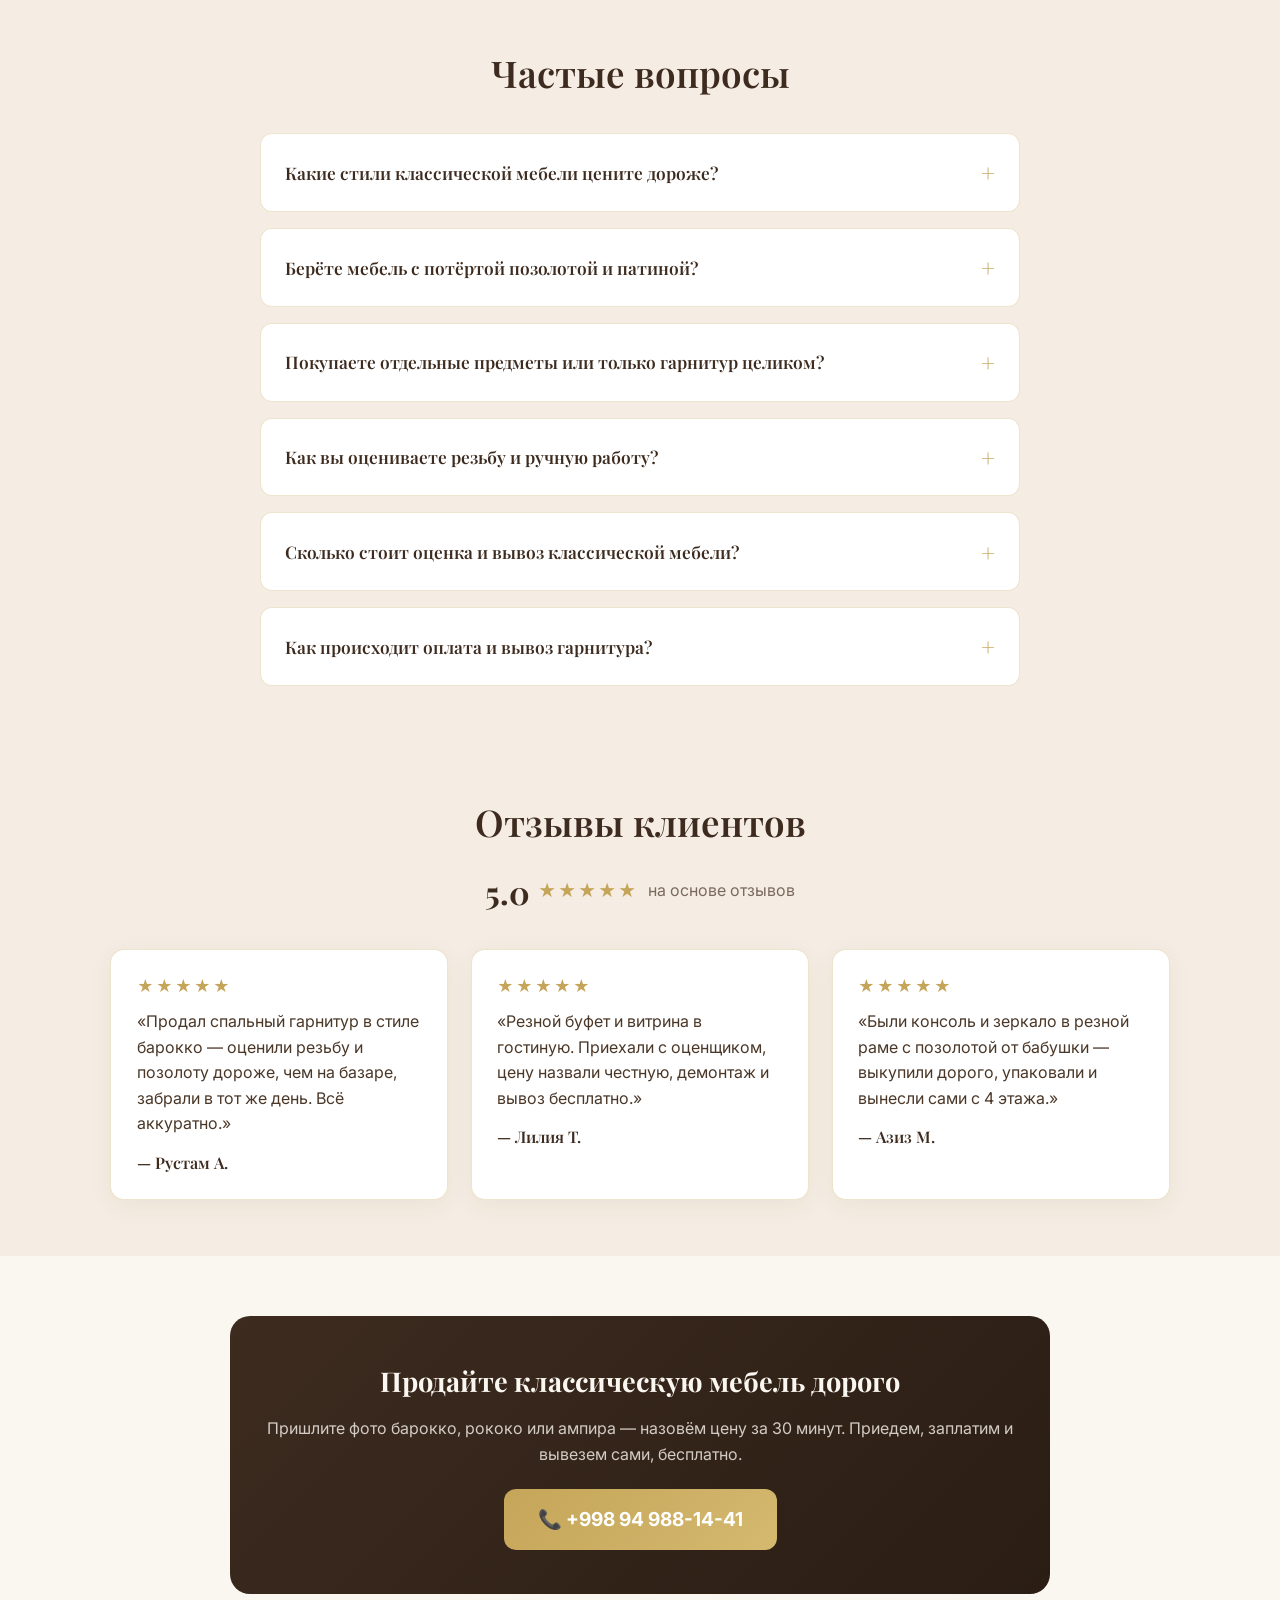
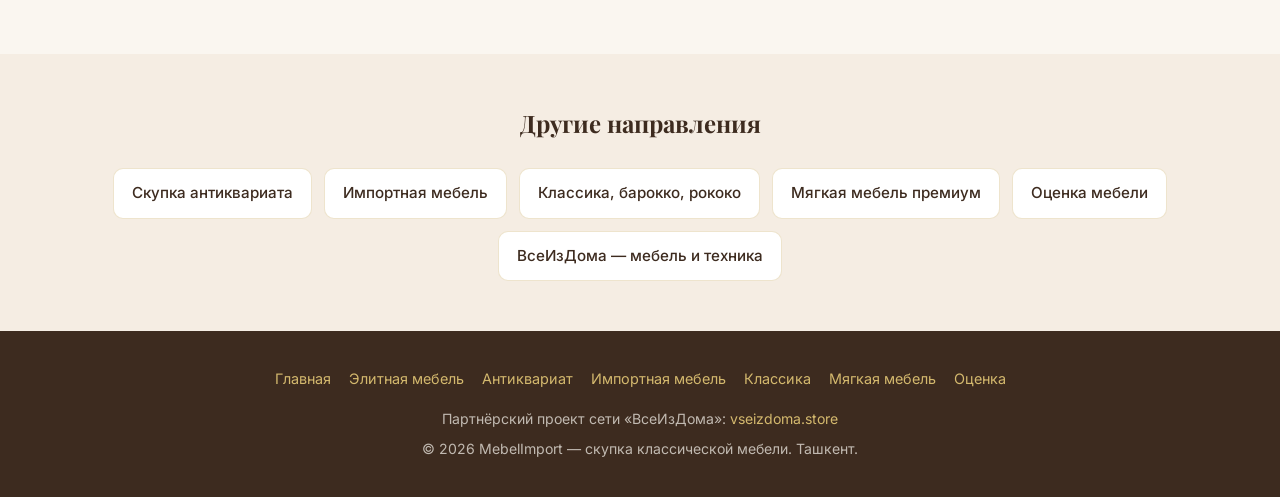
<file: skupka-klassicheskoy-mebeli.html>
<!DOCTYPE html>
<html lang="ru">
<head>
    <meta charset="UTF-8">
    <meta name="viewport" content="width=device-width, initial-scale=1.0">
    <title>Скупка классической мебели барокко и рококо Ташкент — MebelImport</title>
    <meta name="description" content="Скупка классической мебели в Ташкенте: барокко, рококо, ампир, классицизм. Резная мебель с позолотой, гарнитуры спален и гостиных. Честная оценка, бесплатный вывоз. Тел: +998 94 988-14-41">
    <link rel="canonical" href="https://mebelimport.store/skupka-klassicheskoy-mebeli.html">
    <meta name="robots" content="index, follow, max-image-preview:large">
    <meta name="geo.region" content="UZ-TO">
    <meta name="geo.placename" content="Tashkent">
    <meta property="og:type" content="website">
    <meta property="og:url" content="https://mebelimport.store/skupka-klassicheskoy-mebeli.html">
    <meta property="og:title" content="Скупка классической мебели барокко и рококо Ташкент — MebelImport">
    <meta property="og:description" content="Выкупаем классическую мебель: барокко, рококо, ампир, классицизм. Резьба, позолота, инкрустация. Честная оценка, бесплатный вывоз. Тел: +998 94 988-14-41">
    <meta property="og:image" content="https://mebelimport.store/images/photo-6.jpg">
    <meta property="og:locale" content="ru_RU">
    <meta property="og:site_name" content="mebelimport.store">
    <meta name="twitter:card" content="summary_large_image">
    <meta name="twitter:title" content="Скупка классической мебели барокко и рококо Ташкент — MebelImport">
    <meta name="twitter:description" content="Выкупаем классическую мебель: барокко, рококо, ампир. Резьба, позолота, инкрустация. Честная оценка, бесплатный вывоз.">
    <meta name="twitter:image" content="https://mebelimport.store/images/photo-6.jpg">
    <link rel="icon" href="/favicon.ico" sizes="any">
    <link rel="apple-touch-icon" sizes="180x180" href="/images/apple-touch-icon.png">
    <link rel="help" type="text/plain" href="/llms.txt">
    <link rel="preconnect" href="https://fonts.googleapis.com">
    <link rel="preconnect" href="https://fonts.gstatic.com" crossorigin>
    <link href="https://fonts.googleapis.com/css2?family=Playfair+Display:wght@400;600;700&family=Inter:wght@400;500;600&display=swap" rel="stylesheet">
    <link rel="stylesheet" href="style.css">
    <link rel="stylesheet" href="subpage.css">
</head>
<body>
    <nav class="navbar">
        <div class="container">
            <a href="/" class="logo">Mebel<span>Import</span></a>
            <a href="tel:+998949881441" class="nav-phone">📞 +998 94 988-14-41</a>
        </div>
    </nav>

    <div class="breadcrumb">
        <div class="container">
            <ul>
                <li><a href="/">Главная</a></li>
                <li class="breadcrumb-sep">/</li>
                <li>Скупка классической мебели</li>
            </ul>
        </div>
    </div>

    <section class="sub-hero">
        <div class="container">
            <div class="sub-hero-grid">
                <div>
                    <div class="sub-hero-badge">MebelImport · Ташкент и область</div>
                    <h1><span class="hl">Скупка классической мебели</span> барокко и рококо в Ташкенте</h1>
                    <p class="sub-hero-desc">Куплю классическую мебель дорого: барокко, рококо, ампир и классицизм. Резная мебель с позолотой и инкрустацией, гарнитуры спален и гостиных, буфеты, витрины и консоли. Честная оценка за 30 минут, бесплатный демонтаж и вывоз, оплата сразу на месте.</p>
                    <a href="tel:+998949881441" class="sub-hero-phone">📞 +998 94 988-14-41</a>
                </div>
                <div class="sub-hero-image">
                    <img src="images/photo-6.jpg" alt="Скупка классической мебели барокко и рококо в Ташкенте" width="600" height="450">
                </div>
            </div>
        </div>
    </section>

    <section class="advantages">
        <div class="container">
            <h2 class="section-title">Почему классическую мебель продают нам</h2>
            <div class="advantages-grid">
                <div class="advantage-card"><div class="advantage-icon">💰</div><h3>Платим дорого</h3><p>Оцениваем резьбу ручной работы, позолоту и инкрустацию по реальной стоимости — даём больше, чем перекупщики.</p></div>
                <div class="advantage-card"><div class="advantage-icon">⏱️</div><h3>Оценка за 30 минут</h3><p>Пришлите фото гарнитура в Telegram — назовём предварительную цену быстро, без выезда и обязательств.</p></div>
                <div class="advantage-card"><div class="advantage-icon">🚚</div><h3>Бесплатный вывоз</h3><p>Бережно разберём массивные буфеты и витрины, упакуем зеркала в резных рамах, погрузим и вывезем за свой счёт.</p></div>
                <div class="advantage-card"><div class="advantage-icon">👑</div><h3>Ценим стили</h3><p>Барокко, рококо, ампир, классицизм, резьба с позолотой и каретная стяжка — чем благороднее стиль, тем выше цена.</p></div>
            </div>
        </div>
    </section>

    <section class="product-gallery">
        <div class="container">
            <h2 class="section-title">Какую классическую мебель покупаем</h2>
            <div class="product-grid">
                <div class="product-card"><img src="images/photo-2.jpg" alt="Скупка спальных гарнитуров барокко и рококо с резьбой и позолотой" loading="lazy"><div class="product-card-body"><h3>Спальни барокко и рококо</h3><p>Резные кровати с позолотой, туалетные столики, комоды с инкрустацией и зеркала в резных рамах.</p></div></div>
                <div class="product-card"><img src="images/photo-4.jpg" alt="Скупка классических гостиных, витрин и буфетов" loading="lazy"><div class="product-card-body"><h3>Гостиные классика и ампир</h3><p>Витрины, буфеты, серванты, стенки и консоли с резьбой, колоннами и латунной фурнитурой.</p></div></div>
                <div class="product-card"><img src="images/photo-3.jpg" alt="Скупка мягкой мебели классика с каретной стяжкой и ножками-кабриоль" loading="lazy"><div class="product-card-body"><h3>Мягкая группа классика</h3><p>Диваны и кресла с каретной стяжкой, гнутыми ножками-кабриоль и резными подлокотниками с позолотой.</p></div></div>
            </div>
        </div>
    </section>

    <section class="sub-steps">
        <div class="container">
            <h2 class="section-title">Как продать классическую мебель</h2>
            <div class="steps-grid">
                <div class="sub-step"><div class="step-num">1</div><h3>Отправьте фото</h3><p>Сфотографируйте резьбу, позолоту и клейма и пришлите в Telegram или позвоните +998 94 988-14-41.</p></div>
                <div class="sub-step"><div class="step-num">2</div><h3>Получите оценку</h3><p>За ~30 минут назовём цену. При необходимости приедет оценщик и осмотрит ручную работу на месте.</p></div>
                <div class="sub-step"><div class="step-num">3</div><h3>Заберём и заплатим</h3><p>Аккуратно демонтируем гарнитур, вывезем и оплатим на месте — наличными или переводом.</p></div>
            </div>
        </div>
    </section>

    <section class="guide">
        <div class="container">
            <div class="guide-content">
                <h2>Сколько стоит классическая мебель б/у в Ташкенте</h2>
                <p>Цена зависит от стиля (барокко, рококо, ампир, классицизм), качества резьбы, наличия позолоты и инкрустации, породы массива и сохранности. Ниже — ориентировочные диапазоны выкупа. Точную сумму называем после оценки по фото или на месте: <a href="tel:+998949881441">+998 94 988-14-41</a>.</p>
                <table>
                    <thead><tr><th>Категория</th><th>Состояние</th><th>Цена выкупа, сум</th></tr></thead>
                    <tbody>
                        <tr><td>Спальный гарнитур барокко/рококо</td><td>хорошее</td><td>3 500 000 – 16 000 000</td></tr>
                        <tr><td>Гостиная классика (стенка, витрины)</td><td>хорошее</td><td>2 000 000 – 9 000 000</td></tr>
                        <tr><td>Резной буфет / сервант</td><td>хорошее</td><td>1 200 000 – 6 000 000</td></tr>
                        <tr><td>Консоль / зеркало с резьбой и позолотой</td><td>хорошее</td><td>700 000 – 4 000 000</td></tr>
                        <tr><td>Мягкая группа классика (диван + кресла)</td><td>хорошее</td><td>2 000 000 – 9 000 000</td></tr>
                    </tbody>
                </table>
                <p>Диапазоны ориентировочные — финальная цена зависит от конкретного стиля, мастерства резьбы, года и состояния. Выезд и оценка бесплатные и ни к чему не обязывают.</p>

                <h3>Что повышает цену</h3>
                <ul>
                    <li>выраженный стиль — барокко, рококо, ампир или строгий классицизм;</li>
                    <li>ручная резьба, позолота сусальным золотом, инкрустация и маркетри;</li>
                    <li>гнутые ножки-кабриоль, обивка с каретной стяжкой, латунная фурнитура;</li>
                    <li>полный гарнитур спальни или гостиной (комплект дороже отдельных предметов);</li>
                    <li>натуральный массив (орех, дуб, красное дерево) и оригинальная обивка.</li>
                </ul>

                <h3>Почему выгоднее, чем продавать самому</h3>
                <p>Классические гарнитуры громоздки: резные буфеты и витрины тяжело демонтировать, а зеркала в резных рамах легко повредить при перевозке. На досках объявлений такую мебель приходится месяцами ждать и торговаться. Мы оцениваем сразу, выезжаем в удобное время, бережно разбираем и упаковываем каждый предмет, вывозим за свой счёт, а деньги отдаём на месте. Быстро, безопасно и без хлопот.</p>
            </div>
        </div>
    </section>

    <section class="faq">
        <div class="container">
            <h2 class="section-title">Частые вопросы</h2>
            <div class="faq__list">
                <details class="faq__item"><summary>Какие стили классической мебели цените дороже?</summary><p>Выше всего оцениваем выраженное барокко и рококо с ручной резьбой и позолотой, а также ампир и строгий классицизм из натурального массива. Чем благороднее стиль и качественнее работа мастера, тем выше выкупная цена.</p></details>
                <details class="faq__item"><summary>Берёте мебель с потёртой позолотой и патиной?</summary><p>Да. Потёртая позолота, патина и мелкие сколы резьбы для классической и антикварной мебели — это норма, а часто и признак возраста. Выкупаем по фактическому состоянию, реставрация на цену почти не влияет.</p></details>
                <details class="faq__item"><summary>Покупаете отдельные предметы или только гарнитур целиком?</summary><p>И то, и другое. Берём как полные спальни и гостиные, так и отдельные буфеты, витрины, консоли, серванты и зеркала в резных рамах. Полный комплект ценится дороже, но отдельный резной предмет тоже выкупим.</p></details>
                <details class="faq__item"><summary>Как вы оцениваете резьбу и ручную работу?</summary><p>Оценщик смотрит, ручная это резьба или фрезеровка, насколько проработан рельеф, есть ли инкрустация, маркетри и позолота сусальным золотом. Ручная работа, гнутые ножки-кабриоль и каретная стяжка заметно повышают стоимость.</p></details>
                <details class="faq__item"><summary>Сколько стоит оценка и вывоз классической мебели?</summary><p>Бесплатно. Предварительную оценку даём за ~30 минут по фото, а демонтаж массивных буфетов и витрин, упаковку зеркал, погрузку и вывоз берём полностью на себя.</p></details>
                <details class="faq__item"><summary>Как происходит оплата и вывоз гарнитура?</summary><p>Платим сразу на месте — наличными или переводом на карту, до вывоза мебели. Своя бригада аккуратно разбирает гарнитур, упаковывает резные детали и зеркала и спускает с любого этажа бесплатно.</p></details>
            </div>
        </div>
    </section>

    <section class="reviews">
        <div class="container">
            <h2 class="section-title">Отзывы клиентов</h2>
            <div class="reviews__rating"><strong>5.0</strong><span class="reviews__stars">★★★★★</span>на основе отзывов</div>
            <div class="reviews__grid">
                <div class="review"><div class="review__stars">★★★★★</div><p class="review__text">«Продал спальный гарнитур в стиле барокко — оценили резьбу и позолоту дороже, чем на базаре, забрали в тот же день. Всё аккуратно.»</p><div class="review__author">— Рустам А.</div></div>
                <div class="review"><div class="review__stars">★★★★★</div><p class="review__text">«Резной буфет и витрина в гостиную. Приехали с оценщиком, цену назвали честную, демонтаж и вывоз бесплатно.»</p><div class="review__author">— Лилия Т.</div></div>
                <div class="review"><div class="review__stars">★★★★★</div><p class="review__text">«Были консоль и зеркало в резной раме с позолотой от бабушки — выкупили дорого, упаковали и вынесли сами с 4 этажа.»</p><div class="review__author">— Азиз М.</div></div>
            </div>
        </div>
    </section>

    <section class="sub-cta">
        <div class="container">
            <div class="cta-card">
                <h2>Продайте классическую мебель дорого</h2>
                <p>Пришлите фото барокко, рококо или ампира — назовём цену за 30 минут. Приедем, заплатим и вывезем сами, бесплатно.</p>
                <a href="tel:+998949881441" class="cta-phone">📞 +998 94 988-14-41</a>
            </div>
        </div>
    </section>

    <section class="catalog-nav">
        <div class="container">
            <h2 class="catalog-nav-title">Другие направления</h2>
            <div class="catalog-nav-cards">
                <a href="skupka-antikvariata.html" class="catalog-nav-card">Скупка антиквариата</a>
                <a href="skupka-italyanskoy-mebeli.html" class="catalog-nav-card">Импортная мебель</a>
                <a href="skupka-klassicheskoy-mebeli.html" class="catalog-nav-card">Классика, барокко, рококо</a>
                <a href="skupka-myagkoy-mebeli.html" class="catalog-nav-card">Мягкая мебель премиум</a>
                <a href="otsenka-mebeli.html" class="catalog-nav-card">Оценка мебели</a>
                <a href="https://vseizdoma.store/" class="catalog-nav-card" target="_blank" rel="noopener">ВсеИзДома — мебель и техника</a>
            </div>
        </div>
    </section>

    <footer class="footer">
        <div class="container">
            <nav class="footer-nav">
                <a href="/">Главная</a>
                <a href="skupka-elitnoy-mebeli.html">Элитная мебель</a>
                <a href="skupka-antikvariata.html">Антиквариат</a>
                <a href="skupka-italyanskoy-mebeli.html">Импортная мебель</a>
                <a href="skupka-klassicheskoy-mebeli.html">Классика</a>
                <a href="skupka-myagkoy-mebeli.html">Мягкая мебель</a>
                <a href="otsenka-mebeli.html">Оценка</a>
            </nav>
            <p>Партнёрский проект сети «ВсеИзДома»: <a href="https://vseizdoma.store/" target="_blank" rel="noopener">vseizdoma.store</a></p>
            <p>&copy; 2026 MebelImport — скупка классической мебели. Ташкент.</p>
        </div>
    </footer>

    <script type="application/ld+json">
    {"@context":"https://schema.org","@type":"BreadcrumbList","itemListElement":[{"@type":"ListItem","position":1,"name":"Главная","item":"https://mebelimport.store/"},{"@type":"ListItem","position":2,"name":"Скупка классической мебели","item":"https://mebelimport.store/skupka-klassicheskoy-mebeli.html"}]}
    </script>
    <script type="application/ld+json">
    {"@context":"https://schema.org","@type":"Service","name":"Скупка классической мебели в Ташкенте","description":"Выкуп классической мебели б/у: барокко, рококо, ампир, классицизм. Резная мебель с позолотой и инкрустацией, гарнитуры спален и гостиных, буфеты, витрины, консоли. Честная оценка, бесплатный демонтаж и вывоз, оплата на месте.","provider":{"@type":"LocalBusiness","name":"MebelImport","telephone":"+998949881441","url":"https://mebelimport.store/"},"areaServed":[{"@type":"City","name":"Ташкент"},{"@type":"AdministrativeArea","name":"Ташкентская область"}],"serviceType":"Скупка классической мебели","url":"https://mebelimport.store/skupka-klassicheskoy-mebeli.html"}
    </script>
    <script type="application/ld+json">
    {"@context":"https://schema.org","@type":"Product","name":"Классическая мебель б/у","description":"Классическая мебель: барокко, рококо, ампир, классицизм. Резная мебель с позолотой и инкрустацией, гарнитуры спален и гостиных, буфеты, витрины, консоли, зеркала в резных рамах.","category":"Мебель","brand":{"@type":"Brand","name":"MebelImport"},"offers":{"@type":"AggregateOffer","priceCurrency":"UZS","lowPrice":"700000","highPrice":"16000000","offerCount":"30","itemCondition":"https://schema.org/UsedCondition","availability":"https://schema.org/InStock","seller":{"@type":"LocalBusiness","name":"MebelImport","telephone":"+998949881441"}},"aggregateRating":{"@type":"AggregateRating","ratingValue":"5.0","reviewCount":"3","bestRating":"5","worstRating":"1"}}
    </script>
    <script type="application/ld+json">
    {"@context":"https://schema.org","@type":"FAQPage","mainEntity":[
        {"@type":"Question","name":"Какие стили классической мебели цените дороже?","acceptedAnswer":{"@type":"Answer","text":"Выше всего оцениваем выраженное барокко и рококо с ручной резьбой и позолотой, а также ампир и строгий классицизм из натурального массива. Чем благороднее стиль и качественнее работа мастера, тем выше выкупная цена."}},
        {"@type":"Question","name":"Берёте мебель с потёртой позолотой и патиной?","acceptedAnswer":{"@type":"Answer","text":"Да. Потёртая позолота, патина и мелкие сколы резьбы для классической и антикварной мебели — это норма, а часто и признак возраста. Выкупаем по фактическому состоянию, реставрация на цену почти не влияет."}},
        {"@type":"Question","name":"Покупаете отдельные предметы или только гарнитур целиком?","acceptedAnswer":{"@type":"Answer","text":"И то, и другое. Берём как полные спальни и гостиные, так и отдельные буфеты, витрины, консоли, серванты и зеркала в резных рамах. Полный комплект ценится дороже, но отдельный резной предмет тоже выкупим."}},
        {"@type":"Question","name":"Как вы оцениваете резьбу и ручную работу?","acceptedAnswer":{"@type":"Answer","text":"Оценщик смотрит, ручная это резьба или фрезеровка, насколько проработан рельеф, есть ли инкрустация, маркетри и позолота сусальным золотом. Ручная работа, гнутые ножки-кабриоль и каретная стяжка заметно повышают стоимость."}},
        {"@type":"Question","name":"Сколько стоит оценка и вывоз классической мебели?","acceptedAnswer":{"@type":"Answer","text":"Бесплатно. Предварительную оценку даём за ~30 минут по фото, а демонтаж массивных буфетов и витрин, упаковку зеркал, погрузку и вывоз берём полностью на себя."}},
        {"@type":"Question","name":"Как происходит оплата и вывоз гарнитура?","acceptedAnswer":{"@type":"Answer","text":"Платим сразу на месте — наличными или переводом на карту, до вывоза мебели. Своя бригада аккуратно разбирает гарнитур, упаковывает резные детали и зеркала и спускает с любого этажа бесплатно."}}
    ]}
    </script>
    <script type="application/ld+json">
    {"@context":"https://schema.org","@type":"HowTo","name":"Как продать классическую мебель в Ташкенте","totalTime":"PT1H","step":[{"@type":"HowToStep","position":1,"name":"Отправьте фото","text":"Пришлите фото резьбы, позолоты и клейм в Telegram или позвоните +998 94 988-14-41."},{"@type":"HowToStep","position":2,"name":"Получите оценку","text":"За ~30 минут называем цену, при необходимости выезжает оценщик и осматривает ручную работу."},{"@type":"HowToStep","position":3,"name":"Заберём и заплатим","text":"Аккуратно демонтируем гарнитур, вывозим и оплачиваем на месте — бесплатно."}]}
    </script>
</body>
</html>
</file>
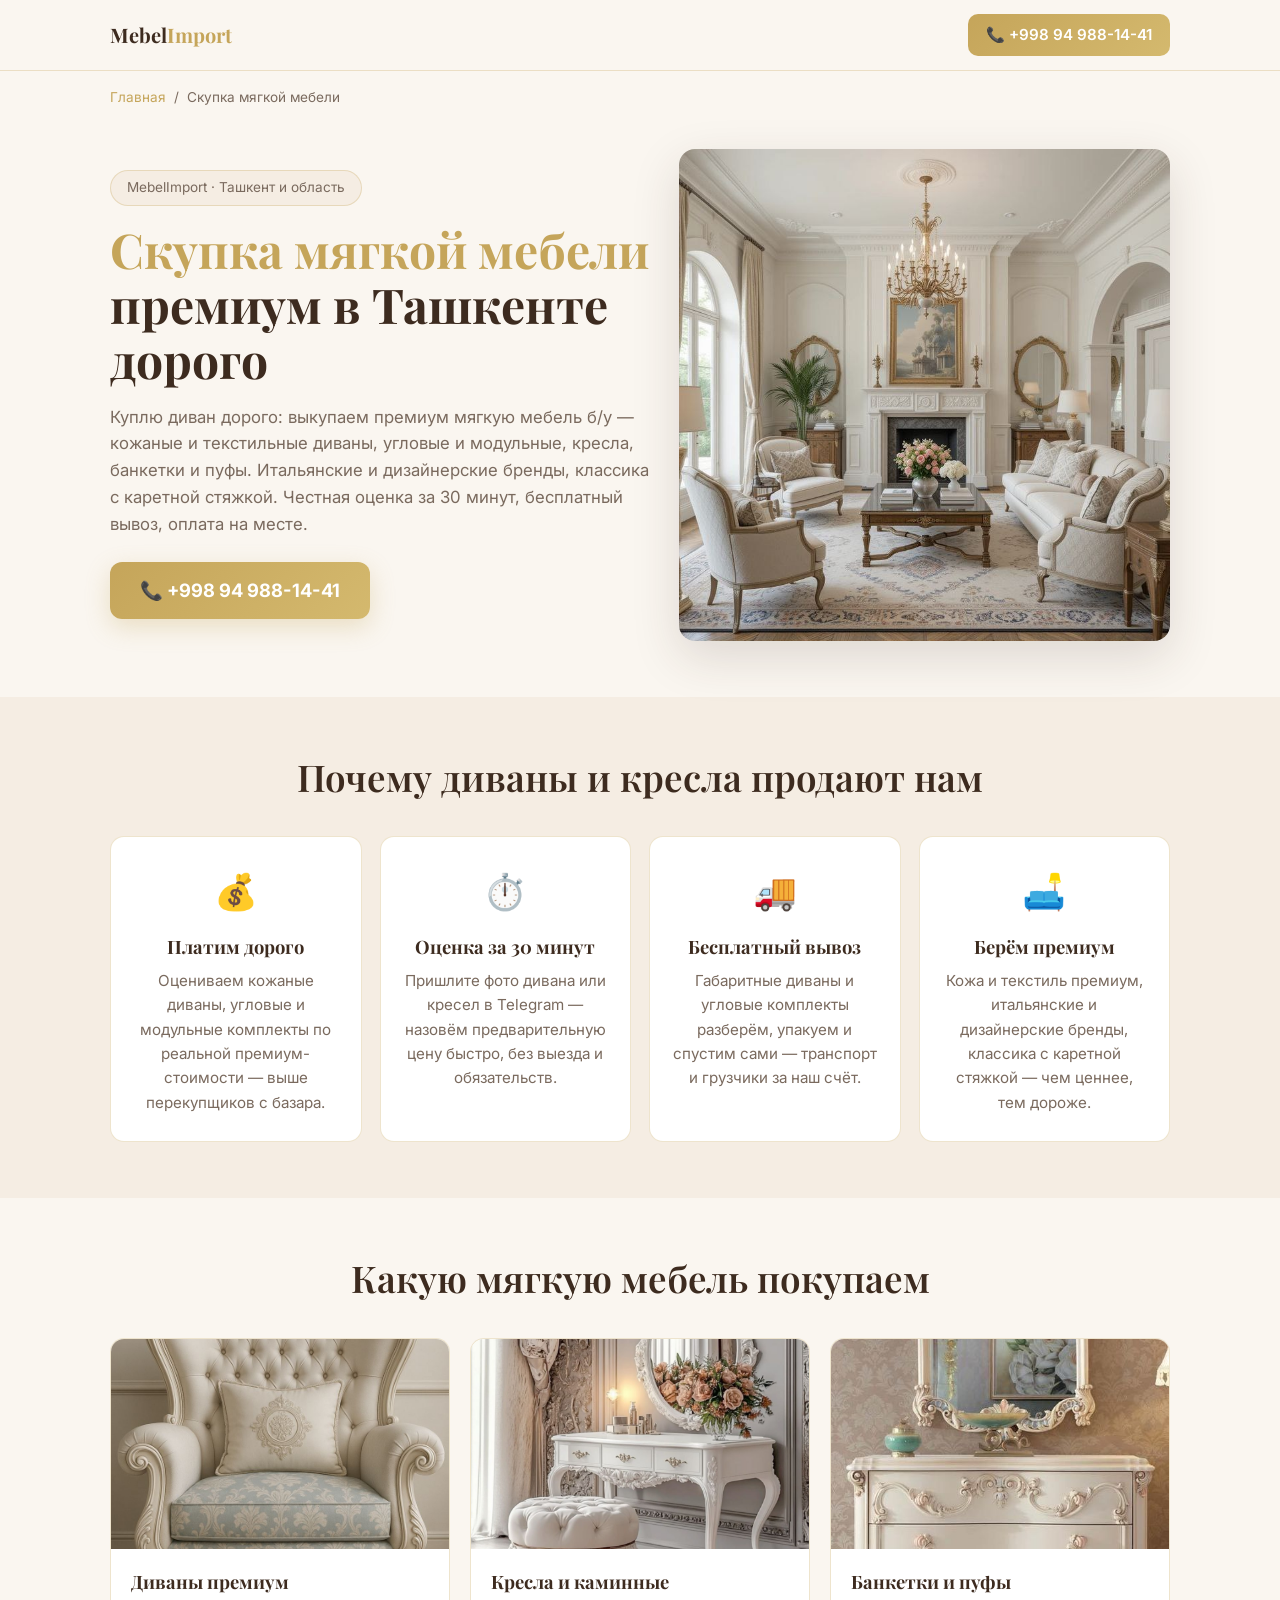
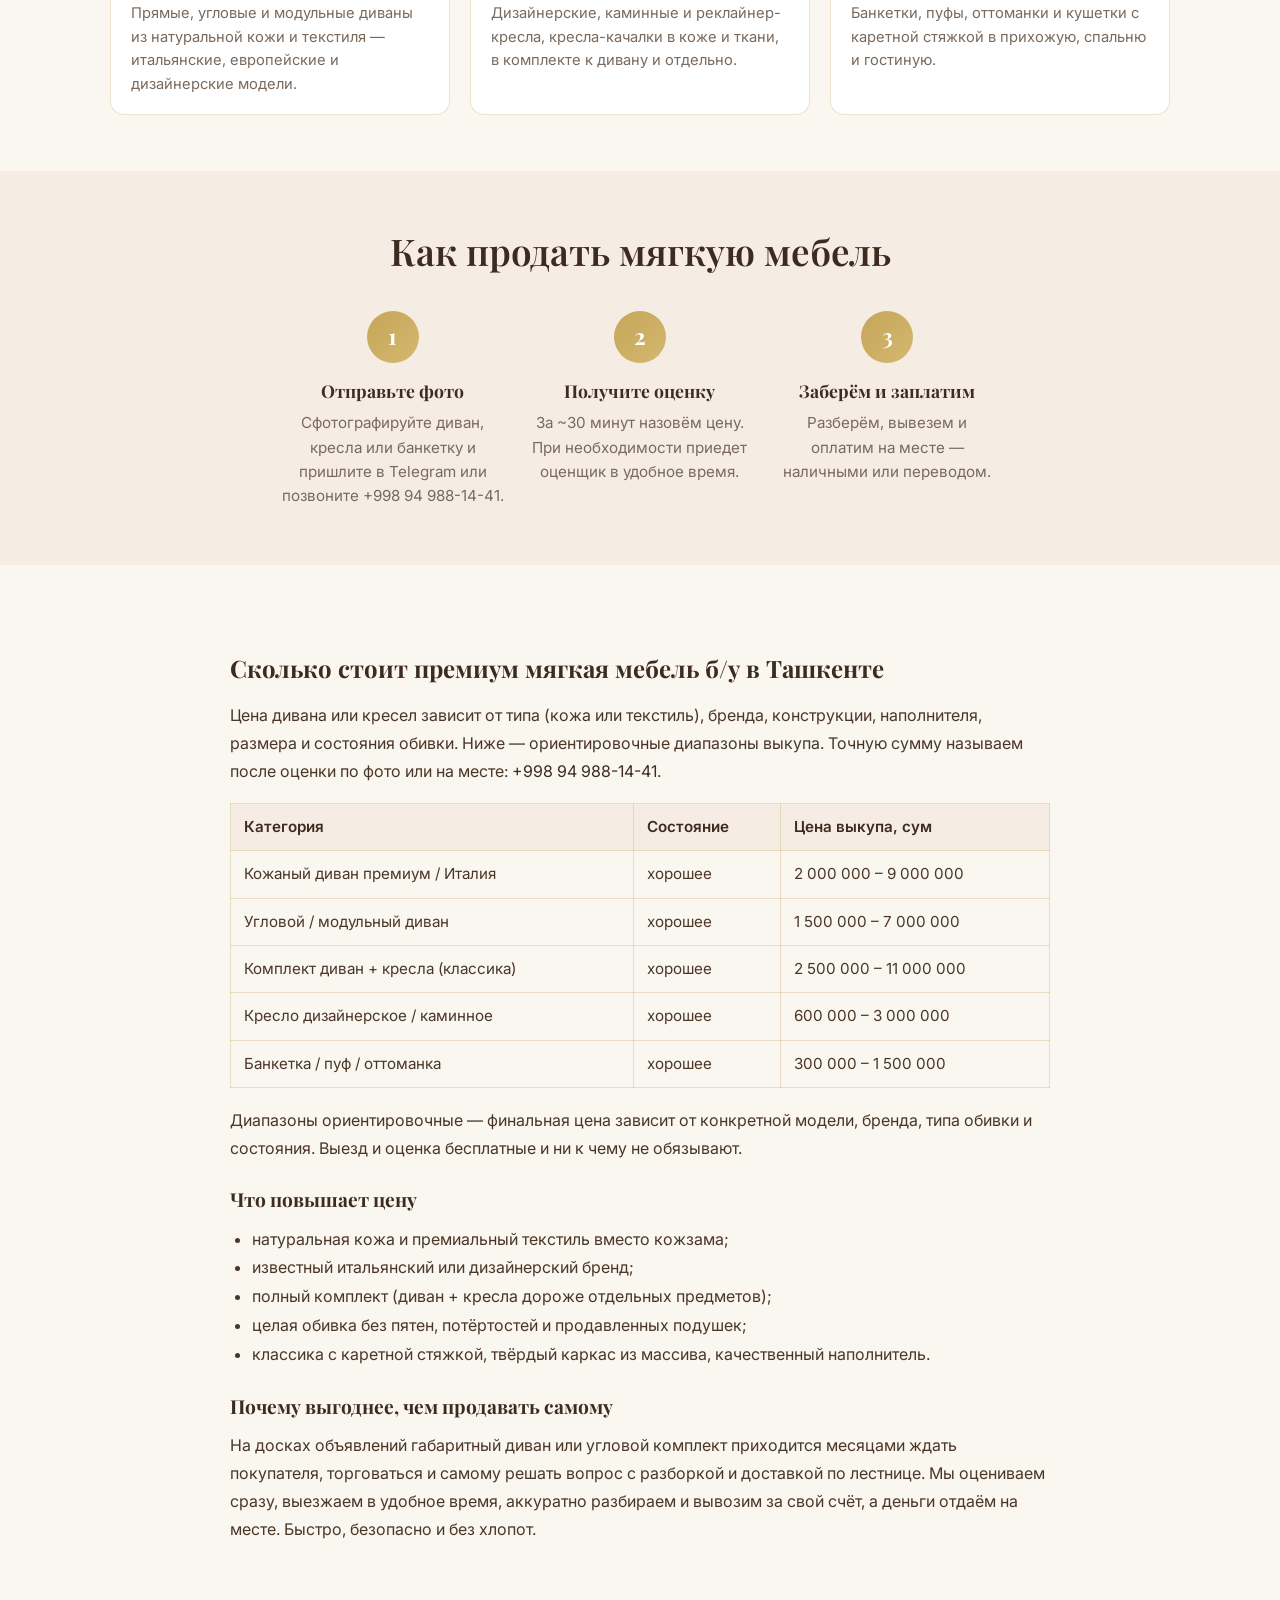
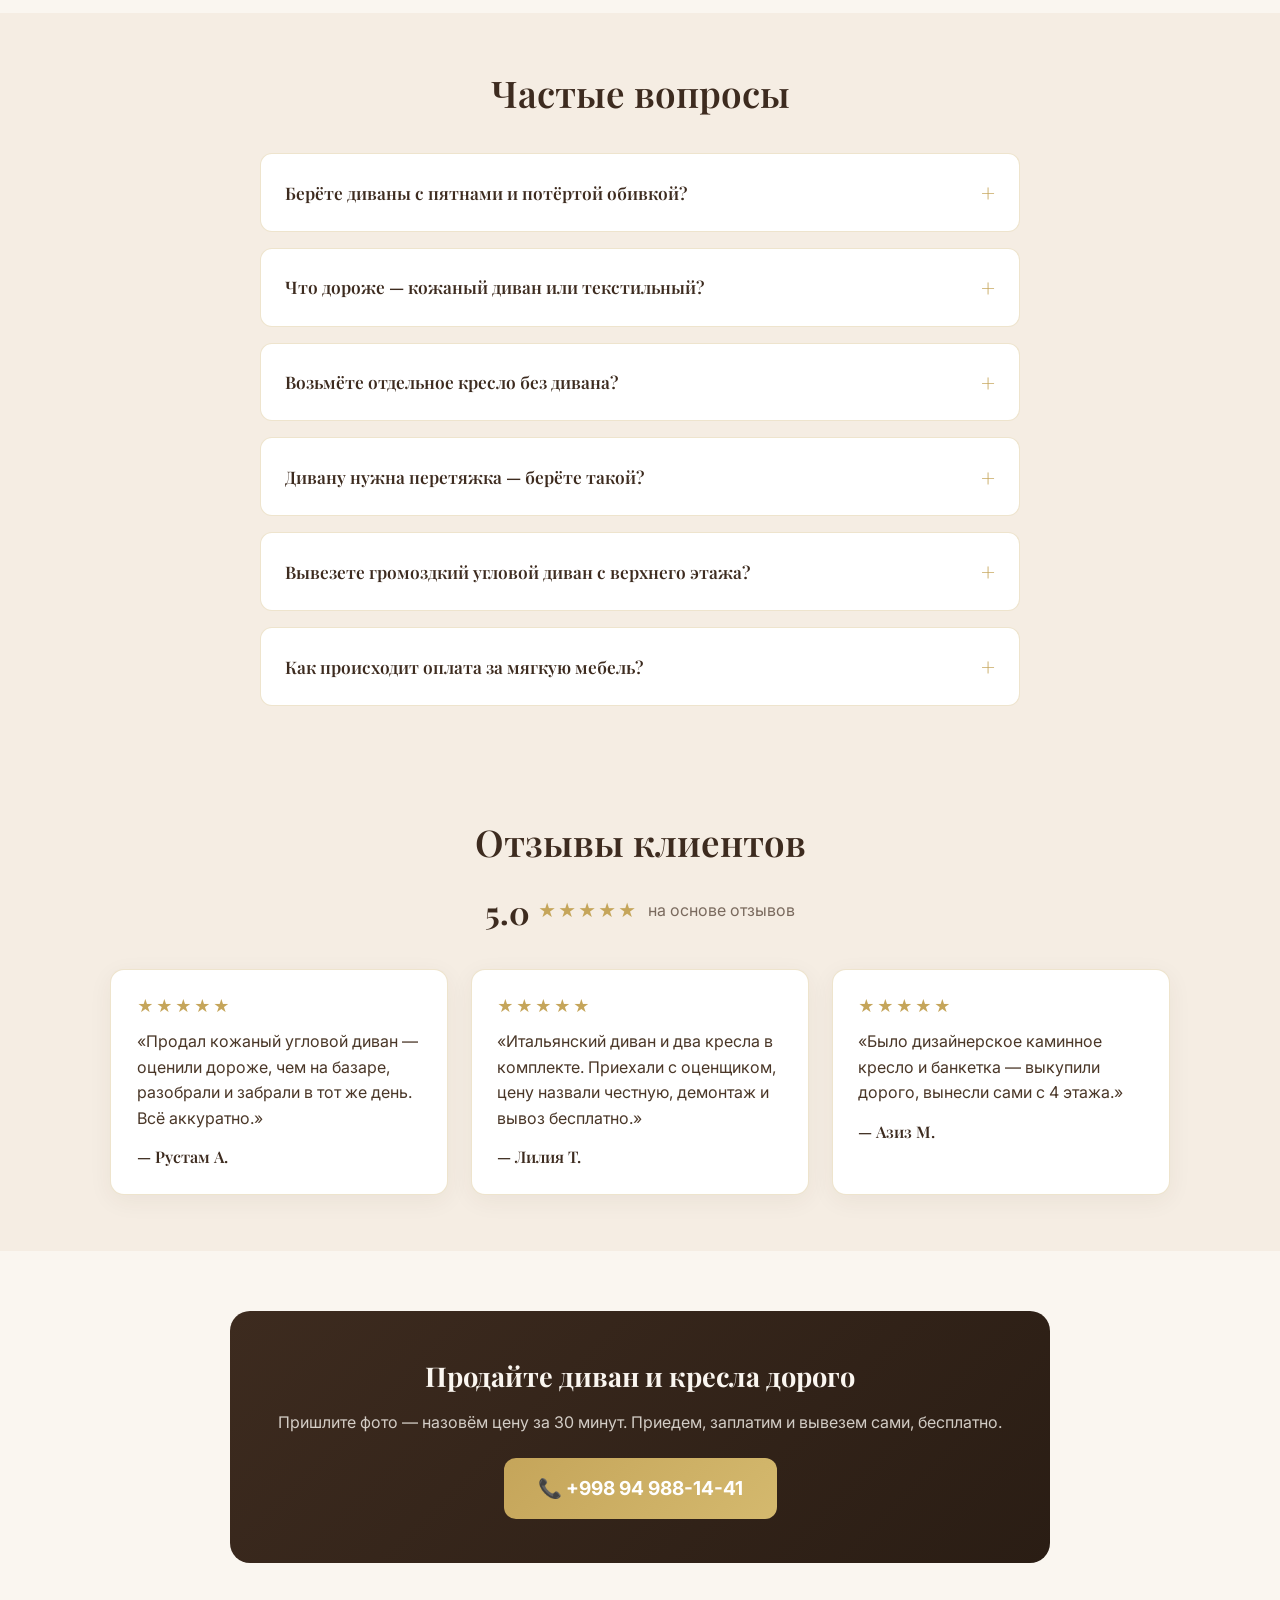
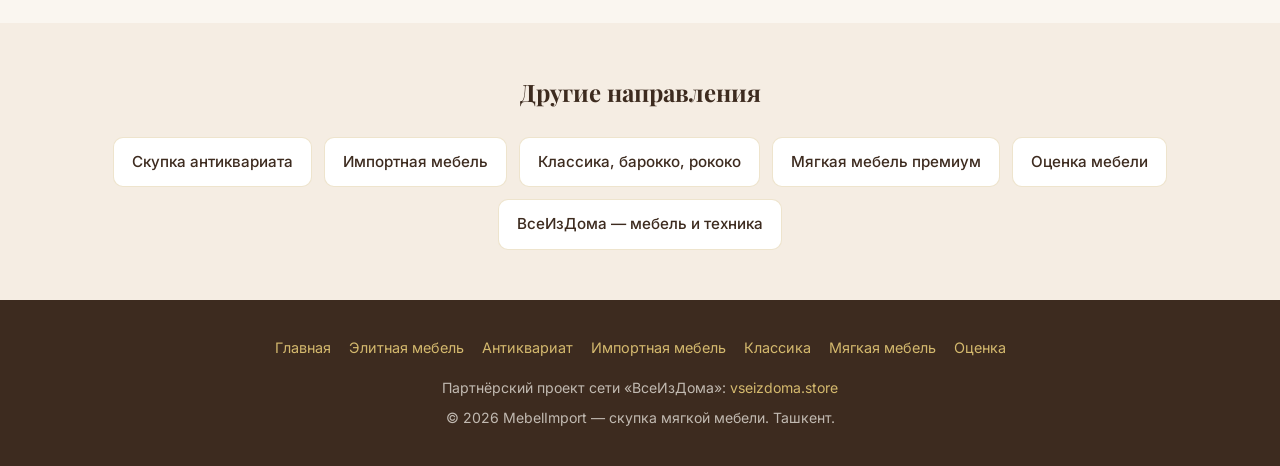
<file: skupka-myagkoy-mebeli.html>
<!DOCTYPE html>
<html lang="ru">
<head>
    <meta charset="UTF-8">
    <meta name="viewport" content="width=device-width, initial-scale=1.0">
    <title>Скупка мягкой мебели премиум: диваны, кресла Ташкент — MebelImport</title>
    <meta name="description" content="Скупка премиум мягкой мебели в Ташкенте: кожаные и текстильные диваны, угловые и модульные, кресла, банкетки, пуфы. Куплю диван дорого, итальянские и дизайнерские бренды. Честная оценка, бесплатный вывоз. Тел: +998 94 988-14-41">
    <link rel="canonical" href="https://mebelimport.store/skupka-myagkoy-mebeli.html">
    <meta name="robots" content="index, follow, max-image-preview:large">
    <meta name="geo.region" content="UZ-TO">
    <meta name="geo.placename" content="Tashkent">
    <meta property="og:type" content="website">
    <meta property="og:url" content="https://mebelimport.store/skupka-myagkoy-mebeli.html">
    <meta property="og:title" content="Скупка мягкой мебели премиум: диваны, кресла Ташкент — MebelImport">
    <meta property="og:description" content="Куплю диван дорого: кожаные, угловые, модульные диваны, кресла, банкетки. Премиум мягкая мебель, итальянские бренды. Честная оценка, бесплатный вывоз. Тел: +998 94 988-14-41">
    <meta property="og:image" content="https://mebelimport.store/images/photo-6.jpg">
    <meta property="og:locale" content="ru_RU">
    <meta property="og:site_name" content="mebelimport.store">
    <meta name="twitter:card" content="summary_large_image">
    <meta name="twitter:title" content="Скупка мягкой мебели премиум: диваны, кресла Ташкент — MebelImport">
    <meta name="twitter:description" content="Куплю диван дорого: кожаные, угловые, модульные диваны, кресла, банкетки. Премиум мягкая мебель, итальянские бренды.">
    <meta name="twitter:image" content="https://mebelimport.store/images/photo-6.jpg">
    <link rel="icon" href="/favicon.ico" sizes="any">
    <link rel="apple-touch-icon" sizes="180x180" href="/images/apple-touch-icon.png">
    <link rel="help" type="text/plain" href="/llms.txt">
    <link rel="preconnect" href="https://fonts.googleapis.com">
    <link rel="preconnect" href="https://fonts.gstatic.com" crossorigin>
    <link href="https://fonts.googleapis.com/css2?family=Playfair+Display:wght@400;600;700&family=Inter:wght@400;500;600&display=swap" rel="stylesheet">
    <link rel="stylesheet" href="style.css">
    <link rel="stylesheet" href="subpage.css">
</head>
<body>
    <nav class="navbar">
        <div class="container">
            <a href="/" class="logo">Mebel<span>Import</span></a>
            <a href="tel:+998949881441" class="nav-phone">📞 +998 94 988-14-41</a>
        </div>
    </nav>

    <div class="breadcrumb">
        <div class="container">
            <ul>
                <li><a href="/">Главная</a></li>
                <li class="breadcrumb-sep">/</li>
                <li>Скупка мягкой мебели</li>
            </ul>
        </div>
    </div>

    <section class="sub-hero">
        <div class="container">
            <div class="sub-hero-grid">
                <div>
                    <div class="sub-hero-badge">MebelImport · Ташкент и область</div>
                    <h1><span class="hl">Скупка мягкой мебели</span> премиум в Ташкенте дорого</h1>
                    <p class="sub-hero-desc">Куплю диван дорого: выкупаем премиум мягкую мебель б/у — кожаные и текстильные диваны, угловые и модульные, кресла, банкетки и пуфы. Итальянские и дизайнерские бренды, классика с каретной стяжкой. Честная оценка за 30 минут, бесплатный вывоз, оплата на месте.</p>
                    <a href="tel:+998949881441" class="sub-hero-phone">📞 +998 94 988-14-41</a>
                </div>
                <div class="sub-hero-image">
                    <img src="images/photo-6.jpg" alt="Скупка премиум мягкой мебели — кожаный диван в Ташкенте" width="600" height="450">
                </div>
            </div>
        </div>
    </section>

    <section class="advantages">
        <div class="container">
            <h2 class="section-title">Почему диваны и кресла продают нам</h2>
            <div class="advantages-grid">
                <div class="advantage-card"><div class="advantage-icon">💰</div><h3>Платим дорого</h3><p>Оцениваем кожаные диваны, угловые и модульные комплекты по реальной премиум-стоимости — выше перекупщиков с базара.</p></div>
                <div class="advantage-card"><div class="advantage-icon">⏱️</div><h3>Оценка за 30 минут</h3><p>Пришлите фото дивана или кресел в Telegram — назовём предварительную цену быстро, без выезда и обязательств.</p></div>
                <div class="advantage-card"><div class="advantage-icon">🚚</div><h3>Бесплатный вывоз</h3><p>Габаритные диваны и угловые комплекты разберём, упакуем и спустим сами — транспорт и грузчики за наш счёт.</p></div>
                <div class="advantage-card"><div class="advantage-icon">🛋️</div><h3>Берём премиум</h3><p>Кожа и текстиль премиум, итальянские и дизайнерские бренды, классика с каретной стяжкой — чем ценнее, тем дороже.</p></div>
            </div>
        </div>
    </section>

    <section class="product-gallery">
        <div class="container">
            <h2 class="section-title">Какую мягкую мебель покупаем</h2>
            <div class="product-grid">
                <div class="product-card"><img src="images/photo-3.jpg" alt="Скупка кожаных и угловых диванов премиум" loading="lazy"><div class="product-card-body"><h3>Диваны премиум</h3><p>Прямые, угловые и модульные диваны из натуральной кожи и текстиля — итальянские, европейские и дизайнерские модели.</p></div></div>
                <div class="product-card"><img src="images/photo-4.jpg" alt="Скупка дизайнерских и каминных кресел" loading="lazy"><div class="product-card-body"><h3>Кресла и каминные</h3><p>Дизайнерские, каминные и реклайнер-кресла, кресла-качалки в коже и ткани, в комплекте к дивану и отдельно.</p></div></div>
                <div class="product-card"><img src="images/photo-5.jpg" alt="Скупка банкеток и пуфов из мягкой мебели" loading="lazy"><div class="product-card-body"><h3>Банкетки и пуфы</h3><p>Банкетки, пуфы, оттоманки и кушетки с каретной стяжкой в прихожую, спальню и гостиную.</p></div></div>
            </div>
        </div>
    </section>

    <section class="sub-steps">
        <div class="container">
            <h2 class="section-title">Как продать мягкую мебель</h2>
            <div class="steps-grid">
                <div class="sub-step"><div class="step-num">1</div><h3>Отправьте фото</h3><p>Сфотографируйте диван, кресла или банкетку и пришлите в Telegram или позвоните +998 94 988-14-41.</p></div>
                <div class="sub-step"><div class="step-num">2</div><h3>Получите оценку</h3><p>За ~30 минут назовём цену. При необходимости приедет оценщик в удобное время.</p></div>
                <div class="sub-step"><div class="step-num">3</div><h3>Заберём и заплатим</h3><p>Разберём, вывезем и оплатим на месте — наличными или переводом.</p></div>
            </div>
        </div>
    </section>

    <section class="guide">
        <div class="container">
            <div class="guide-content">
                <h2>Сколько стоит премиум мягкая мебель б/у в Ташкенте</h2>
                <p>Цена дивана или кресел зависит от типа (кожа или текстиль), бренда, конструкции, наполнителя, размера и состояния обивки. Ниже — ориентировочные диапазоны выкупа. Точную сумму называем после оценки по фото или на месте: <a href="tel:+998949881441">+998 94 988-14-41</a>.</p>
                <table>
                    <thead><tr><th>Категория</th><th>Состояние</th><th>Цена выкупа, сум</th></tr></thead>
                    <tbody>
                        <tr><td>Кожаный диван премиум / Италия</td><td>хорошее</td><td>2 000 000 – 9 000 000</td></tr>
                        <tr><td>Угловой / модульный диван</td><td>хорошее</td><td>1 500 000 – 7 000 000</td></tr>
                        <tr><td>Комплект диван + кресла (классика)</td><td>хорошее</td><td>2 500 000 – 11 000 000</td></tr>
                        <tr><td>Кресло дизайнерское / каминное</td><td>хорошее</td><td>600 000 – 3 000 000</td></tr>
                        <tr><td>Банкетка / пуф / оттоманка</td><td>хорошее</td><td>300 000 – 1 500 000</td></tr>
                    </tbody>
                </table>
                <p>Диапазоны ориентировочные — финальная цена зависит от конкретной модели, бренда, типа обивки и состояния. Выезд и оценка бесплатные и ни к чему не обязывают.</p>

                <h3>Что повышает цену</h3>
                <ul>
                    <li>натуральная кожа и премиальный текстиль вместо кожзама;</li>
                    <li>известный итальянский или дизайнерский бренд;</li>
                    <li>полный комплект (диван + кресла дороже отдельных предметов);</li>
                    <li>целая обивка без пятен, потёртостей и продавленных подушек;</li>
                    <li>классика с каретной стяжкой, твёрдый каркас из массива, качественный наполнитель.</li>
                </ul>

                <h3>Почему выгоднее, чем продавать самому</h3>
                <p>На досках объявлений габаритный диван или угловой комплект приходится месяцами ждать покупателя, торговаться и самому решать вопрос с разборкой и доставкой по лестнице. Мы оцениваем сразу, выезжаем в удобное время, аккуратно разбираем и вывозим за свой счёт, а деньги отдаём на месте. Быстро, безопасно и без хлопот.</p>
            </div>
        </div>
    </section>

    <section class="faq">
        <div class="container">
            <h2 class="section-title">Частые вопросы</h2>
            <div class="faq__list">
                <details class="faq__item"><summary>Берёте диваны с пятнами и потёртой обивкой?</summary><p>Да. Премиум диваны и кресла выкупаем даже с пятнами, потёртостями обивки и продавленными подушками — оцениваем по фактическому состоянию и каркасу.</p></details>
                <details class="faq__item"><summary>Что дороже — кожаный диван или текстильный?</summary><p>Обычно дороже натуральная кожа известного бренда. Но качественный премиум-текстиль на твёрдом каркасе из массива тоже ценится — всё решает модель и состояние.</p></details>
                <details class="faq__item"><summary>Возьмёте отдельное кресло без дивана?</summary><p>Да. Дизайнерские, каминные и реклайнер-кресла, кресла-качалки выкупаем и по отдельности. Комплект диван + кресла стоит дороже, чем предметы по одному.</p></details>
                <details class="faq__item"><summary>Дивану нужна перетяжка — берёте такой?</summary><p>Да. Если каркас и наполнитель крепкие, а обивка изношена, мы всё равно выкупаем — стоимость перетяжки учитываем при оценке.</p></details>
                <details class="faq__item"><summary>Вывезете громоздкий угловой диван с верхнего этажа?</summary><p>Да. У нас своя бригада и транспорт — разберём модульный или угловой диван на секции, упакуем и спустим с любого этажа без лифта. Это бесплатно.</p></details>
                <details class="faq__item"><summary>Как происходит оплата за мягкую мебель?</summary><p>Платим сразу на месте — наличными или переводом на карту. Деньги отдаём до вывоза дивана и кресел.</p></details>
            </div>
        </div>
    </section>

    <section class="reviews">
        <div class="container">
            <h2 class="section-title">Отзывы клиентов</h2>
            <div class="reviews__rating"><strong>5.0</strong><span class="reviews__stars">★★★★★</span>на основе отзывов</div>
            <div class="reviews__grid">
                <div class="review"><div class="review__stars">★★★★★</div><p class="review__text">«Продал кожаный угловой диван — оценили дороже, чем на базаре, разобрали и забрали в тот же день. Всё аккуратно.»</p><div class="review__author">— Рустам А.</div></div>
                <div class="review"><div class="review__stars">★★★★★</div><p class="review__text">«Итальянский диван и два кресла в комплекте. Приехали с оценщиком, цену назвали честную, демонтаж и вывоз бесплатно.»</p><div class="review__author">— Лилия Т.</div></div>
                <div class="review"><div class="review__stars">★★★★★</div><p class="review__text">«Было дизайнерское каминное кресло и банкетка — выкупили дорого, вынесли сами с 4 этажа.»</p><div class="review__author">— Азиз М.</div></div>
            </div>
        </div>
    </section>

    <section class="sub-cta">
        <div class="container">
            <div class="cta-card">
                <h2>Продайте диван и кресла дорого</h2>
                <p>Пришлите фото — назовём цену за 30 минут. Приедем, заплатим и вывезем сами, бесплатно.</p>
                <a href="tel:+998949881441" class="cta-phone">📞 +998 94 988-14-41</a>
            </div>
        </div>
    </section>

    <section class="catalog-nav">
        <div class="container">
            <h2 class="catalog-nav-title">Другие направления</h2>
            <div class="catalog-nav-cards">
                <a href="skupka-antikvariata.html" class="catalog-nav-card">Скупка антиквариата</a>
                <a href="skupka-italyanskoy-mebeli.html" class="catalog-nav-card">Импортная мебель</a>
                <a href="skupka-klassicheskoy-mebeli.html" class="catalog-nav-card">Классика, барокко, рококо</a>
                <a href="skupka-myagkoy-mebeli.html" class="catalog-nav-card">Мягкая мебель премиум</a>
                <a href="otsenka-mebeli.html" class="catalog-nav-card">Оценка мебели</a>
                <a href="https://vseizdoma.store/" class="catalog-nav-card" target="_blank" rel="noopener">ВсеИзДома — мебель и техника</a>
            </div>
        </div>
    </section>

    <footer class="footer">
        <div class="container">
            <nav class="footer-nav">
                <a href="/">Главная</a>
                <a href="skupka-elitnoy-mebeli.html">Элитная мебель</a>
                <a href="skupka-antikvariata.html">Антиквариат</a>
                <a href="skupka-italyanskoy-mebeli.html">Импортная мебель</a>
                <a href="skupka-klassicheskoy-mebeli.html">Классика</a>
                <a href="skupka-myagkoy-mebeli.html">Мягкая мебель</a>
                <a href="otsenka-mebeli.html">Оценка</a>
            </nav>
            <p>Партнёрский проект сети «ВсеИзДома»: <a href="https://vseizdoma.store/" target="_blank" rel="noopener">vseizdoma.store</a></p>
            <p>&copy; 2026 MebelImport — скупка мягкой мебели. Ташкент.</p>
        </div>
    </footer>

    <script type="application/ld+json">
    {"@context":"https://schema.org","@type":"BreadcrumbList","itemListElement":[{"@type":"ListItem","position":1,"name":"Главная","item":"https://mebelimport.store/"},{"@type":"ListItem","position":2,"name":"Скупка мягкой мебели","item":"https://mebelimport.store/skupka-myagkoy-mebeli.html"}]}
    </script>
    <script type="application/ld+json">
    {"@context":"https://schema.org","@type":"Service","name":"Скупка премиум мягкой мебели в Ташкенте","description":"Выкуп премиум мягкой мебели б/у: кожаные и текстильные диваны, угловые и модульные, кресла, банкетки, пуфы. Итальянские и дизайнерские бренды. Честная оценка, бесплатный вывоз, оплата на месте.","provider":{"@type":"LocalBusiness","name":"MebelImport","telephone":"+998949881441","url":"https://mebelimport.store/"},"areaServed":[{"@type":"City","name":"Ташкент"},{"@type":"AdministrativeArea","name":"Ташкентская область"}],"serviceType":"Скупка мягкой мебели"}
    </script>
    <script type="application/ld+json">
    {"@context":"https://schema.org","@type":"Product","name":"Премиум мягкая мебель б/у","description":"Премиум мягкая мебель: кожаные и текстильные диваны, угловые и модульные, кресла, банкетки, пуфы. Итальянские и дизайнерские бренды.","category":"Мягкая мебель","brand":{"@type":"Brand","name":"MebelImport"},"offers":{"@type":"AggregateOffer","priceCurrency":"UZS","lowPrice":"300000","highPrice":"11000000","offerCount":"25","itemCondition":"https://schema.org/UsedCondition","availability":"https://schema.org/InStock","seller":{"@type":"LocalBusiness","name":"MebelImport","telephone":"+998949881441"}},"aggregateRating":{"@type":"AggregateRating","ratingValue":"5.0","reviewCount":"5","bestRating":"5","worstRating":"1"}}
    </script>
    <script type="application/ld+json">
    {"@context":"https://schema.org","@type":"FAQPage","mainEntity":[
        {"@type":"Question","name":"Берёте диваны с пятнами и потёртой обивкой?","acceptedAnswer":{"@type":"Answer","text":"Да. Премиум диваны и кресла выкупаем даже с пятнами, потёртостями обивки и продавленными подушками — оцениваем по фактическому состоянию и каркасу."}},
        {"@type":"Question","name":"Что дороже — кожаный диван или текстильный?","acceptedAnswer":{"@type":"Answer","text":"Обычно дороже натуральная кожа известного бренда. Но качественный премиум-текстиль на твёрдом каркасе из массива тоже ценится — всё решает модель и состояние."}},
        {"@type":"Question","name":"Возьмёте отдельное кресло без дивана?","acceptedAnswer":{"@type":"Answer","text":"Да. Дизайнерские, каминные и реклайнер-кресла, кресла-качалки выкупаем и по отдельности. Комплект диван + кресла стоит дороже, чем предметы по одному."}},
        {"@type":"Question","name":"Дивану нужна перетяжка — берёте такой?","acceptedAnswer":{"@type":"Answer","text":"Да. Если каркас и наполнитель крепкие, а обивка изношена, мы всё равно выкупаем — стоимость перетяжки учитываем при оценке."}},
        {"@type":"Question","name":"Вывезете громоздкий угловой диван с верхнего этажа?","acceptedAnswer":{"@type":"Answer","text":"Да. У нас своя бригада и транспорт — разберём модульный или угловой диван на секции, упакуем и спустим с любого этажа без лифта. Это бесплатно."}},
        {"@type":"Question","name":"Как происходит оплата за мягкую мебель?","acceptedAnswer":{"@type":"Answer","text":"Платим сразу на месте — наличными или переводом на карту. Деньги отдаём до вывоза дивана и кресел."}}
    ]}
    </script>
    <script type="application/ld+json">
    {"@context":"https://schema.org","@type":"HowTo","name":"Как продать мягкую мебель в Ташкенте","totalTime":"PT1H","step":[{"@type":"HowToStep","position":1,"name":"Отправьте фото","text":"Пришлите фото дивана, кресел или банкетки в Telegram или позвоните +998 94 988-14-41."},{"@type":"HowToStep","position":2,"name":"Получите оценку","text":"За ~30 минут называем цену, при необходимости выезжает оценщик."},{"@type":"HowToStep","position":3,"name":"Заберём и заплатим","text":"Разбираем, вывозим и оплачиваем на месте — бесплатно."}]}
    </script>
</body>
</html>
</file>
<file: style.css>
/* ===== RESET & BASE ===== */
*, *::before, *::after {
    margin: 0;
    padding: 0;
    box-sizing: border-box;
}

:root {
    --cream: #FAF6F0;
    --brown: #3D2B1F;
    --gold: #C5A55A;
    --gold-light: #D4B96E;
    --white: #FFFFFF;
    --text: #4A3728;
    --text-light: #7A6A5E;
    --bg-warm: #F5EDE3;
}

html {
    scroll-behavior: smooth;
    -webkit-text-size-adjust: 100%;
}

body {
    font-family: 'Inter', sans-serif;
    color: var(--text);
    background: var(--cream);
    line-height: 1.6;
    -webkit-font-smoothing: antialiased;
}

img {
    max-width: 100%;
    height: auto;
    display: block;
}

a {
    text-decoration: none;
    color: inherit;
}

.container {
    width: 100%;
    max-width: 1100px;
    margin: 0 auto;
    padding: 0 20px;
}

/* ===== TYPOGRAPHY ===== */
.section-title {
    font-family: 'Playfair Display', serif;
    font-weight: 600;
    font-size: 1.75rem;
    color: var(--brown);
    text-align: center;
    margin-bottom: 2.5rem;
    line-height: 1.3;
}

.section-title--light {
    color: var(--cream);
}

/* ===== BUTTONS ===== */
.btn {
    display: inline-flex;
    align-items: center;
    justify-content: center;
    gap: 10px;
    padding: 16px 36px;
    border-radius: 50px;
    font-family: 'Inter', sans-serif;
    font-size: 1.05rem;
    font-weight: 600;
    transition: all 0.3s ease;
    cursor: pointer;
    border: 2px solid transparent;
}

.btn__icon {
    width: 20px;
    height: 20px;
    flex-shrink: 0;
}

.btn--primary {
    background: var(--gold);
    color: var(--white);
    border-color: var(--gold);
}

.btn--primary:hover {
    background: var(--gold-light);
    border-color: var(--gold-light);
    transform: translateY(-2px);
    box-shadow: 0 6px 20px rgba(197, 165, 90, 0.4);
}

.btn--outline {
    background: transparent;
    color: var(--cream);
    border-color: var(--cream);
}

.btn--outline:hover {
    background: var(--cream);
    color: var(--brown);
    transform: translateY(-2px);
}

/* ===== LANGUAGE SWITCHER ===== */
.lang-switcher {
    position: fixed;
    top: 16px;
    right: 16px;
    z-index: 100;
    display: flex;
    background: rgba(61, 43, 31, 0.7);
    backdrop-filter: blur(8px);
    border-radius: 50px;
    padding: 4px;
    gap: 2px;
}

.lang-btn {
    border: none;
    background: transparent;
    color: rgba(255, 255, 255, 0.6);
    font-family: 'Inter', sans-serif;
    font-size: 0.8rem;
    font-weight: 600;
    padding: 8px 14px;
    border-radius: 50px;
    cursor: pointer;
    transition: all 0.3s ease;
    letter-spacing: 0.5px;
}

.lang-btn.active {
    background: var(--gold);
    color: var(--white);
}

.lang-btn:hover:not(.active) {
    color: var(--white);
}

/* ===== HERO ===== */
.hero {
    position: relative;
    min-height: 100vh;
    min-height: 100dvh;
    display: flex;
    align-items: center;
    justify-content: center;
    background: url('images/photo-6.jpg') center/cover no-repeat;
    overflow: hidden;
}

.hero__overlay {
    position: absolute;
    inset: 0;
    background: linear-gradient(
        to bottom,
        rgba(61, 43, 31, 0.55) 0%,
        rgba(61, 43, 31, 0.7) 100%
    );
}

.hero__content {
    position: relative;
    z-index: 1;
    text-align: center;
    padding: 20px;
    max-width: 700px;
}

.hero__title {
    font-family: 'Playfair Display', serif;
    font-weight: 700;
    font-size: 2.2rem;
    color: var(--white);
    line-height: 1.2;
    margin-bottom: 1rem;
    text-shadow: 0 2px 8px rgba(0, 0, 0, 0.3);
}

.hero__subtitle {
    font-size: 1.1rem;
    color: rgba(255, 255, 255, 0.9);
    margin-bottom: 2rem;
    font-weight: 400;
}

.hero__socials {
    display: flex;
    justify-content: center;
    gap: 16px;
    margin-top: 1.5rem;
}

.social-link {
    display: flex;
    align-items: center;
    justify-content: center;
    width: 48px;
    height: 48px;
    border-radius: 50%;
    background: rgba(255, 255, 255, 0.15);
    backdrop-filter: blur(4px);
    color: var(--white);
    transition: all 0.3s ease;
}

.social-link svg {
    width: 24px;
    height: 24px;
}

.social-link:hover {
    background: var(--gold);
    transform: translateY(-2px);
}

/* ===== WHY US ===== */
.why {
    padding: 4rem 0;
    background: var(--white);
}

.why__grid {
    display: grid;
    grid-template-columns: 1fr;
    gap: 1.5rem;
}

.why__card {
    text-align: center;
    padding: 2rem 1.5rem;
    border-radius: 16px;
    background: var(--cream);
    transition: transform 0.3s ease;
}

.why__card:hover {
    transform: translateY(-4px);
}

.why__icon {
    width: 56px;
    height: 56px;
    margin: 0 auto 1rem;
    display: flex;
    align-items: center;
    justify-content: center;
    border-radius: 50%;
    background: var(--gold);
    color: var(--white);
}

.why__icon svg {
    width: 28px;
    height: 28px;
}

.why__card-title {
    font-family: 'Playfair Display', serif;
    font-size: 1.2rem;
    font-weight: 600;
    color: var(--brown);
    margin-bottom: 0.5rem;
}

.why__card-text {
    font-size: 0.95rem;
    color: var(--text-light);
    line-height: 1.5;
}

/* ===== STEPS ===== */
.steps {
    padding: 4rem 0;
    background: var(--bg-warm);
}

.steps__grid {
    display: grid;
    grid-template-columns: 1fr;
    gap: 2rem;
    max-width: 600px;
    margin: 0 auto;
}

.steps__item {
    text-align: center;
    position: relative;
}

.steps__number {
    display: inline-flex;
    align-items: center;
    justify-content: center;
    width: 48px;
    height: 48px;
    border-radius: 50%;
    background: var(--brown);
    color: var(--gold);
    font-family: 'Playfair Display', serif;
    font-size: 1.4rem;
    font-weight: 700;
    margin-bottom: 1rem;
}

.steps__item-title {
    font-family: 'Playfair Display', serif;
    font-size: 1.15rem;
    font-weight: 600;
    color: var(--brown);
    margin-bottom: 0.5rem;
}

.steps__item-text {
    font-size: 0.95rem;
    color: var(--text-light);
    line-height: 1.5;
}

/* ===== GALLERY ===== */
.gallery {
    padding: 4rem 0;
    background: var(--white);
}

.gallery__grid {
    display: grid;
    grid-template-columns: repeat(2, 1fr);
    gap: 12px;
}

.gallery__item {
    border-radius: 12px;
    overflow: hidden;
    cursor: pointer;
    aspect-ratio: 1;
}

.gallery__item img {
    width: 100%;
    height: 100%;
    object-fit: cover;
    transition: transform 0.4s ease;
}

.gallery__item:hover img {
    transform: scale(1.05);
}

.gallery__item:first-child {
    grid-column: span 2;
    aspect-ratio: 16/9;
}

/* ===== LIGHTBOX ===== */
.lightbox {
    display: none;
    position: fixed;
    inset: 0;
    z-index: 1000;
    background: rgba(0, 0, 0, 0.92);
    align-items: center;
    justify-content: center;
    padding: 20px;
}

.lightbox.active {
    display: flex;
}

.lightbox__img {
    max-width: 90vw;
    max-height: 85vh;
    object-fit: contain;
    border-radius: 8px;
}

.lightbox__close {
    position: absolute;
    top: 16px;
    right: 20px;
    background: none;
    border: none;
    color: var(--white);
    font-size: 2.5rem;
    cursor: pointer;
    line-height: 1;
    z-index: 1001;
    padding: 8px;
}

.lightbox__prev,
.lightbox__next {
    position: absolute;
    top: 50%;
    transform: translateY(-50%);
    background: rgba(255, 255, 255, 0.1);
    border: none;
    color: var(--white);
    font-size: 2.5rem;
    cursor: pointer;
    padding: 12px 16px;
    border-radius: 50%;
    line-height: 1;
    z-index: 1001;
    transition: background 0.3s;
}

.lightbox__prev:hover,
.lightbox__next:hover {
    background: rgba(255, 255, 255, 0.25);
}

.lightbox__prev {
    left: 12px;
}

.lightbox__next {
    right: 12px;
}

/* ===== CONTACT ===== */
.contact {
    padding: 4rem 0;
    background: var(--brown);
    text-align: center;
}

.contact__name {
    font-family: 'Playfair Display', serif;
    font-size: 1.3rem;
    color: var(--gold);
    margin-bottom: 0.75rem;
}

.contact__phone {
    display: block;
    font-size: 1.8rem;
    font-weight: 700;
    color: var(--white);
    margin-bottom: 2rem;
    letter-spacing: 0.5px;
    transition: color 0.3s;
}

.contact__phone:hover {
    color: var(--gold);
}

.contact__actions {
    display: flex;
    flex-direction: column;
    align-items: center;
    gap: 12px;
    margin-bottom: 2rem;
}

.contact__city {
    font-size: 0.9rem;
    color: rgba(250, 246, 240, 0.5);
}

/* ===== FOOTER ===== */
.footer {
    padding: 1.5rem 0;
    background: #2A1D14;
    text-align: center;
    color: rgba(250, 246, 240, 0.4);
    font-size: 0.85rem;
}

/* ===== RESPONSIVE — TABLET (600px+) ===== */
@media (min-width: 600px) {
    .hero__title {
        font-size: 3rem;
    }

    .hero__subtitle {
        font-size: 1.25rem;
    }

    .section-title {
        font-size: 2.1rem;
    }

    .why__grid {
        grid-template-columns: repeat(2, 1fr);
    }

    .steps__grid {
        grid-template-columns: repeat(3, 1fr);
        max-width: none;
        gap: 1.5rem;
    }

    .gallery__grid {
        grid-template-columns: repeat(3, 1fr);
        gap: 16px;
    }

    .gallery__item:first-child {
        grid-column: span 3;
        aspect-ratio: 21/9;
    }

    .contact__actions {
        flex-direction: row;
        justify-content: center;
    }

    .contact__phone {
        font-size: 2.2rem;
    }
}

/* ===== RESPONSIVE — DESKTOP (900px+) ===== */
@media (min-width: 900px) {
    .hero__title {
        font-size: 3.5rem;
    }

    .section-title {
        font-size: 2.3rem;
        margin-bottom: 3rem;
    }

    .why {
        padding: 5rem 0;
    }

    .why__grid {
        grid-template-columns: repeat(4, 1fr);
    }

    .why__card {
        padding: 2.5rem 1.5rem;
    }

    .steps {
        padding: 5rem 0;
    }

    .gallery {
        padding: 5rem 0;
    }

    .gallery__grid {
        grid-template-columns: repeat(3, 1fr);
        gap: 20px;
    }

    .contact {
        padding: 5rem 0;
    }
}

/* ===== REVIEWS ===== */
.reviews {
    padding: 6rem 0;
    background: var(--bg-warm);
}
.reviews__rating {
    text-align: center;
    margin: -1rem 0 2.5rem;
    font-family: 'Inter', sans-serif;
    color: var(--text-light);
    font-size: 1rem;
}
.reviews__rating strong {
    font-family: 'Playfair Display', serif;
    font-size: 2rem;
    color: var(--brown);
    margin-right: .5rem;
    vertical-align: middle;
}
.reviews__stars {
    color: var(--gold);
    letter-spacing: 2px;
    margin-right: .6rem;
    font-size: 1.1rem;
    vertical-align: middle;
}
.reviews__grid {
    display: grid;
    grid-template-columns: 1fr;
    gap: 1.5rem;
}
.review {
    background: var(--white);
    border: 1px solid rgba(197, 165, 90, 0.25);
    border-radius: 14px;
    padding: 1.6rem 1.7rem;
    box-shadow: 0 6px 24px rgba(61, 43, 31, 0.06);
}
.review__stars {
    color: var(--gold);
    letter-spacing: 2px;
    margin-bottom: .7rem;
}
.review__text {
    font-family: 'Inter', sans-serif;
    color: var(--text);
    line-height: 1.6;
    font-size: 1rem;
    margin-bottom: .9rem;
}
.review__author {
    font-family: 'Playfair Display', serif;
    color: var(--brown);
    font-weight: 600;
}

/* ===== FAQ ===== */
.faq {
    padding: 6rem 0;
    background: var(--cream);
}
.faq__list {
    max-width: 760px;
    margin: 0 auto;
    display: flex;
    flex-direction: column;
    gap: 1rem;
}
.faq__item {
    background: var(--white);
    border: 1px solid rgba(197, 165, 90, 0.3);
    border-radius: 12px;
    overflow: hidden;
}
.faq__item summary {
    cursor: pointer;
    list-style: none;
    padding: 1.2rem 1.5rem;
    font-family: 'Playfair Display', serif;
    font-size: 1.1rem;
    font-weight: 600;
    color: var(--brown);
    display: flex;
    justify-content: space-between;
    align-items: center;
    gap: 1rem;
}
.faq__item summary::-webkit-details-marker { display: none; }
.faq__item summary::after {
    content: '+';
    font-size: 1.5rem;
    color: var(--gold);
    font-weight: 400;
    transition: transform .25s;
    flex-shrink: 0;
}
.faq__item[open] summary::after { transform: rotate(45deg); }
.faq__item p {
    padding: 0 1.5rem 1.3rem;
    font-family: 'Inter', sans-serif;
    color: var(--text-light);
    line-height: 1.7;
}

@media (min-width: 700px) {
    .reviews__grid { grid-template-columns: repeat(2, 1fr); }
}
@media (min-width: 1000px) {
    .reviews__grid { grid-template-columns: repeat(3, 1fr); }
}

/* ===== FOOTER NAV / PARTNER ===== */
.footer__nav {
    display: flex;
    flex-wrap: wrap;
    justify-content: center;
    gap: 10px 20px;
    margin-bottom: 18px;
    padding-bottom: 18px;
    border-bottom: 1px solid rgba(197, 165, 90, 0.25);
}
.footer__nav a {
    color: var(--gold-light);
    text-decoration: none;
    font-size: .9rem;
    font-family: 'Inter', sans-serif;
}
.footer__nav a:hover { color: var(--gold); text-decoration: underline; }
.footer__partner { font-size: .9rem; margin-bottom: .5rem; opacity: .92; }
.footer__partner a { color: var(--gold-light); font-weight: 600; }

/* ===== DIRECTIONS ===== */
.directions { padding: 6rem 0; background: var(--white); }
.directions__grid {
    display: grid;
    grid-template-columns: 1fr;
    gap: 1.2rem;
}
.direction-card {
    display: flex;
    flex-direction: column;
    align-items: flex-start;
    gap: .4rem;
    background: var(--cream);
    border: 1px solid rgba(197, 165, 90, 0.3);
    border-radius: 14px;
    padding: 1.6rem 1.7rem;
    text-decoration: none;
    transition: all .25s ease;
}
.direction-card:hover {
    border-color: var(--gold);
    transform: translateY(-3px);
    box-shadow: 0 12px 30px rgba(61, 43, 31, 0.1);
}
.direction-card__icon { font-size: 2rem; }
.direction-card__title {
    font-family: 'Playfair Display', serif;
    font-size: 1.2rem;
    font-weight: 600;
    color: var(--brown);
}
.direction-card__desc {
    font-family: 'Inter', sans-serif;
    font-size: .92rem;
    color: var(--text-light);
}
@media (min-width: 640px) {
    .directions__grid { grid-template-columns: repeat(2, 1fr); }
}
@media (min-width: 980px) {
    .directions__grid { grid-template-columns: repeat(3, 1fr); }
}

/* ===== TOP HEADER (logo + burger) ===== */
.topbar {
    position: absolute;
    top: 0; left: 0; right: 0;
    z-index: 30;
    display: flex;
    align-items: center;
    justify-content: space-between;
    padding: 20px 22px;
}
.topbar__logo {
    font-family: 'Playfair Display', serif;
    font-weight: 700;
    font-size: 1.35rem;
    color: #fff;
    text-decoration: none;
    text-shadow: 0 1px 10px rgba(0,0,0,.35);
}
.topbar__logo span { color: var(--gold-light); }
.topbar__burger {
    display: flex;
    align-items: center;
    gap: 9px;
    background: rgba(40, 28, 20, 0.5);
    -webkit-backdrop-filter: blur(8px);
    backdrop-filter: blur(8px);
    border: 1px solid rgba(212, 185, 110, 0.75);
    border-radius: 50px;
    cursor: pointer;
    padding: 9px 18px;
    box-shadow: 0 4px 16px rgba(0,0,0,.2);
}
.burger-icon { display: flex; flex-direction: column; gap: 5px; }
.burger-icon span {
    width: 22px; height: 2px;
    background: #fff;
    border-radius: 2px;
    transition: transform .3s, opacity .3s;
}
.burger-label {
    color: #fff;
    font-family: 'Inter', sans-serif;
    font-weight: 600;
    font-size: .95rem;
    letter-spacing: .5px;
}
.topbar__burger.active .burger-icon span:nth-child(1) { transform: translateY(7px) rotate(45deg); }
.topbar__burger.active .burger-icon span:nth-child(2) { opacity: 0; }
.topbar__burger.active .burger-icon span:nth-child(3) { transform: translateY(-7px) rotate(-45deg); }

/* Slide menu */
.menu-overlay {
    position: fixed; inset: 0;
    background: rgba(61, 43, 31, 0.5);
    opacity: 0; pointer-events: none;
    transition: opacity .35s;
    z-index: 55;
}
.menu-overlay.open { opacity: 1; pointer-events: auto; }
.menu {
    position: fixed;
    top: 0; right: 0;
    height: 100%;
    width: 82%; max-width: 340px;
    background: var(--cream);
    transform: translateX(100%);
    transition: transform .35s ease;
    z-index: 60;
    display: flex;
    flex-direction: column;
    padding: 84px 30px 30px;
    box-shadow: -12px 0 40px rgba(61, 43, 31, 0.2);
}
.menu.open { transform: translateX(0); }
.menu > a {
    font-family: 'Playfair Display', serif;
    font-size: 1.18rem;
    color: var(--brown);
    text-decoration: none;
    padding: 15px 0;
    border-bottom: 1px solid rgba(197, 165, 90, 0.22);
    transition: color .2s;
}
.menu > a:hover { color: var(--gold); }
.menu__phone { color: var(--gold) !important; font-weight: 700; }
.menu__lang { display: flex; gap: 8px; margin-top: 24px; }
.menu__lang .lang-btn {
    border: 1px solid var(--gold);
    background: transparent;
    color: var(--brown);
    border-radius: 8px;
    padding: 8px 16px;
    font-family: 'Inter', sans-serif;
    font-weight: 600;
    cursor: pointer;
}
.menu__lang .lang-btn.active { background: var(--gold); color: #fff; }
</file>
<file: subpage.css>
/* ===== mebelimport — subpage.css (люкс-тема, компоненты подстраниц) ===== */
:root {
    --cream: #FAF6F0;
    --brown: #3D2B1F;
    --gold: #C5A55A;
    --gold-light: #D4B96E;
    --white: #FFFFFF;
    --text: #4A3728;
    --text-light: #7A6A5E;
    --bg-warm: #F5EDE3;
    --border: rgba(197, 165, 90, 0.3);
}
* { margin: 0; padding: 0; box-sizing: border-box; }
html { scroll-behavior: smooth; }
body {
    font-family: 'Inter', -apple-system, BlinkMacSystemFont, sans-serif;
    background: var(--cream);
    color: var(--text);
    line-height: 1.6;
}
.container { max-width: 1100px; margin: 0 auto; padding: 0 20px; }
h1, h2, h3, .section-title { font-family: 'Playfair Display', Georgia, serif; color: var(--brown); }
a { color: var(--brown); }

/* Navbar */
.navbar {
    position: sticky; top: 0; z-index: 100;
    background: rgba(250, 246, 240, 0.92);
    backdrop-filter: blur(12px);
    border-bottom: 1px solid var(--border);
    padding: 14px 0;
}
.navbar .container { display: flex; align-items: center; justify-content: space-between; }
.logo { font-family: 'Playfair Display', serif; font-weight: 700; font-size: 1.25rem; color: var(--brown); text-decoration: none; }
.logo span { color: var(--gold); }
.nav-phone {
    display: inline-flex; align-items: center; gap: 8px;
    background: linear-gradient(135deg, var(--gold), var(--gold-light));
    color: var(--white); text-decoration: none; font-weight: 600;
    padding: 9px 18px; border-radius: 10px; font-size: .95rem;
}

/* Breadcrumb */
.breadcrumb { padding: 16px 0 0; }
.breadcrumb ul { list-style: none; display: flex; flex-wrap: wrap; gap: 8px; font-size: .85rem; color: var(--text-light); }
.breadcrumb a { color: var(--gold); text-decoration: none; }
.breadcrumb-sep { color: var(--text-light); }

/* Sub-hero */
.sub-hero { padding: 40px 0 56px; }
.sub-hero-grid { display: grid; grid-template-columns: 1fr; gap: 28px; align-items: center; }
.sub-hero-badge {
    display: inline-block; background: var(--bg-warm); border: 1px solid var(--border);
    color: var(--text-light); font-size: .85rem; padding: 6px 16px; border-radius: 50px; margin-bottom: 16px;
}
.sub-hero h1 { font-size: clamp(1.9rem, 5vw, 3rem); line-height: 1.15; margin-bottom: 16px; }
.sub-hero h1 .hl { color: var(--gold); }
.sub-hero-desc { font-size: 1.05rem; color: var(--text-light); margin-bottom: 24px; max-width: 560px; }
.sub-hero-phone {
    display: inline-flex; align-items: center; gap: 10px;
    background: linear-gradient(135deg, var(--gold), var(--gold-light));
    color: var(--white); text-decoration: none; font-weight: 700; font-size: 1.15rem;
    padding: 14px 30px; border-radius: 12px; box-shadow: 0 8px 24px rgba(197,165,90,.3);
}
.sub-hero-image img { width: 100%; border-radius: 16px; box-shadow: 0 16px 48px rgba(61,43,31,.15); display: block; }

/* Section title */
.section-title { text-align: center; font-size: clamp(1.6rem, 4vw, 2.3rem); margin-bottom: 36px; }

/* Advantages */
.advantages { padding: 56px 0; background: var(--bg-warm); }
.advantages-grid { display: grid; grid-template-columns: 1fr; gap: 18px; }
.advantage-card {
    background: var(--white); border: 1px solid var(--border); border-radius: 14px;
    padding: 26px 22px; text-align: center;
}
.advantage-icon { font-size: 2.2rem; margin-bottom: 12px; }
.advantage-card h3 { font-size: 1.15rem; margin-bottom: 8px; }
.advantage-card p { color: var(--text-light); font-size: .95rem; }

/* Product gallery */
.product-gallery { padding: 56px 0; }
.product-grid { display: grid; grid-template-columns: 1fr; gap: 20px; }
.product-card { background: var(--white); border: 1px solid var(--border); border-radius: 14px; overflow: hidden; }
.product-card img { width: 100%; height: 210px; object-fit: cover; display: block; }
.product-card-body { padding: 18px 20px; }
.product-card-body h3 { font-size: 1.15rem; margin-bottom: 6px; }
.product-card-body p { color: var(--text-light); font-size: .92rem; }

/* Steps */
.sub-steps { padding: 56px 0; background: var(--bg-warm); }
.steps-grid { display: grid; grid-template-columns: 1fr; gap: 22px; max-width: 720px; margin: 0 auto; }
.sub-step { text-align: center; }
.step-num {
    width: 52px; height: 52px; margin: 0 auto 14px; border-radius: 50%;
    background: linear-gradient(135deg, var(--gold), var(--gold-light)); color: var(--white);
    font-family: 'Playfair Display', serif; font-size: 1.4rem; font-weight: 700;
    display: flex; align-items: center; justify-content: center;
}
.sub-step h3 { font-size: 1.1rem; margin-bottom: 6px; }
.sub-step p { color: var(--text-light); font-size: .95rem; }

/* Guide / blog-content with table */
.guide { padding: 56px 0; }
.guide-content { max-width: 820px; margin: 0 auto; }
.guide-content h2 { font-size: 1.5rem; margin: 28px 0 14px; }
.guide-content h3 { font-size: 1.2rem; margin: 22px 0 10px; }
.guide-content p { margin-bottom: 14px; color: var(--text); line-height: 1.75; }
.guide-content ul { margin: 0 0 16px 22px; line-height: 1.8; }
.guide-content table { width: 100%; border-collapse: collapse; margin: 18px 0; font-size: .95rem; }
.guide-content th, .guide-content td { padding: 11px 13px; border: 1px solid var(--border); text-align: left; }
.guide-content th { background: var(--bg-warm); font-weight: 600; color: var(--brown); }

/* FAQ (reuse homepage classes) */
.faq { padding: 56px 0; background: var(--bg-warm); }
.faq__list { max-width: 760px; margin: 0 auto; display: flex; flex-direction: column; gap: 1rem; }
.faq__item { background: var(--white); border: 1px solid var(--border); border-radius: 12px; overflow: hidden; }
.faq__item summary {
    cursor: pointer; list-style: none; padding: 1.2rem 1.5rem;
    font-family: 'Playfair Display', serif; font-size: 1.08rem; font-weight: 600; color: var(--brown);
    display: flex; justify-content: space-between; align-items: center; gap: 1rem;
}
.faq__item summary::-webkit-details-marker { display: none; }
.faq__item summary::after { content: '+'; font-size: 1.5rem; color: var(--gold); transition: transform .25s; flex-shrink: 0; }
.faq__item[open] summary::after { transform: rotate(45deg); }
.faq__item p { padding: 0 1.5rem 1.3rem; color: var(--text-light); line-height: 1.7; }

/* Reviews */
.reviews { padding: 56px 0; }
.reviews__rating { text-align: center; margin: -1rem 0 2rem; color: var(--text-light); }
.reviews__rating strong { font-family: 'Playfair Display', serif; font-size: 2rem; color: var(--brown); margin-right: .5rem; vertical-align: middle; }
.reviews__stars { color: var(--gold); letter-spacing: 2px; margin-right: .6rem; vertical-align: middle; }
.reviews__grid { display: grid; grid-template-columns: 1fr; gap: 1.4rem; }
.review { background: var(--white); border: 1px solid var(--border); border-radius: 14px; padding: 1.5rem 1.6rem; }
.review__stars { color: var(--gold); letter-spacing: 2px; margin-bottom: .6rem; }
.review__text { color: var(--text); line-height: 1.6; margin-bottom: .8rem; }
.review__author { font-family: 'Playfair Display', serif; color: var(--brown); font-weight: 600; }

/* CTA */
.sub-cta { padding: 60px 0; }
.cta-card {
    background: linear-gradient(135deg, var(--brown), #2a1d14); color: var(--cream);
    border-radius: 20px; padding: 44px 28px; text-align: center; max-width: 820px; margin: 0 auto;
}
.cta-card h2 { color: var(--cream); font-size: 1.7rem; margin-bottom: 12px; }
.cta-card p { color: rgba(250,246,240,.8); margin-bottom: 22px; }
.cta-phone {
    display: inline-flex; align-items: center; gap: 10px;
    background: linear-gradient(135deg, var(--gold), var(--gold-light)); color: var(--white);
    text-decoration: none; font-weight: 700; font-size: 1.2rem; padding: 15px 34px; border-radius: 12px;
}

/* Catalog nav (cross-links) */
.catalog-nav { padding: 50px 0; background: var(--bg-warm); }
.catalog-nav-title { text-align: center; font-size: 1.5rem; margin-bottom: 26px; }
.catalog-nav-cards { display: flex; flex-wrap: wrap; gap: 12px; justify-content: center; }
.catalog-nav-card {
    background: var(--white); border: 1px solid var(--border); border-radius: 10px;
    padding: 12px 18px; text-decoration: none; color: var(--brown); font-weight: 500; font-size: .95rem;
    transition: all .2s;
}
.catalog-nav-card:hover { border-color: var(--gold); color: var(--gold); }

/* Footer */
.footer { background: var(--brown); color: var(--cream); padding: 36px 0; text-align: center; }
.footer-nav { display: flex; flex-wrap: wrap; gap: 10px 18px; justify-content: center; margin-bottom: 18px; }
.footer-nav a { color: var(--gold-light); text-decoration: none; font-size: .9rem; }
.footer-nav a:hover { color: var(--white); }
.footer p { color: rgba(250,246,240,.7); font-size: .88rem; margin-top: 8px; }
.footer a { color: var(--gold-light); }

/* Desktop */
@media (min-width: 760px) {
    .advantages-grid { grid-template-columns: repeat(2, 1fr); }
    .product-grid { grid-template-columns: repeat(3, 1fr); }
    .steps-grid { grid-template-columns: 1fr 1fr 1fr; }
    .reviews__grid { grid-template-columns: repeat(3, 1fr); }
}
@media (min-width: 980px) {
    .sub-hero-grid { grid-template-columns: 1.1fr 1fr; }
    .advantages-grid { grid-template-columns: repeat(4, 1fr); }
}
</file>
